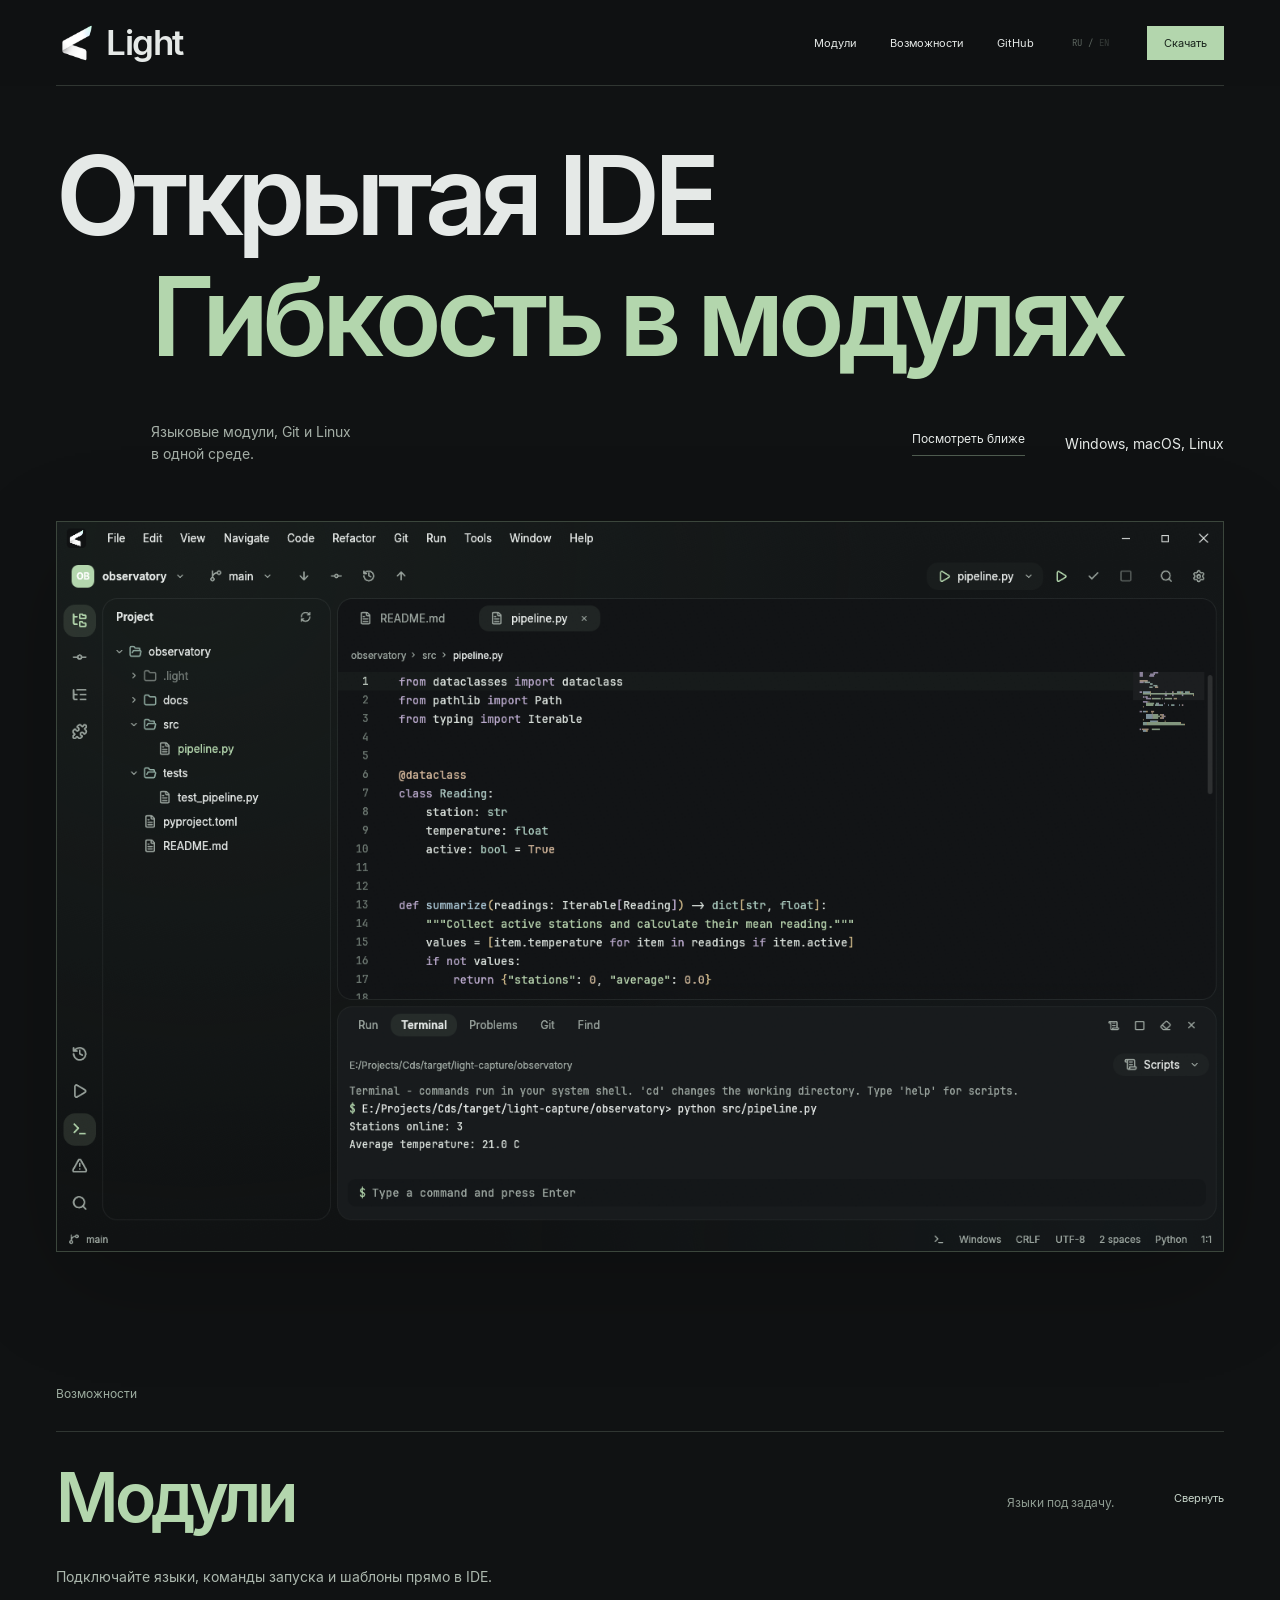
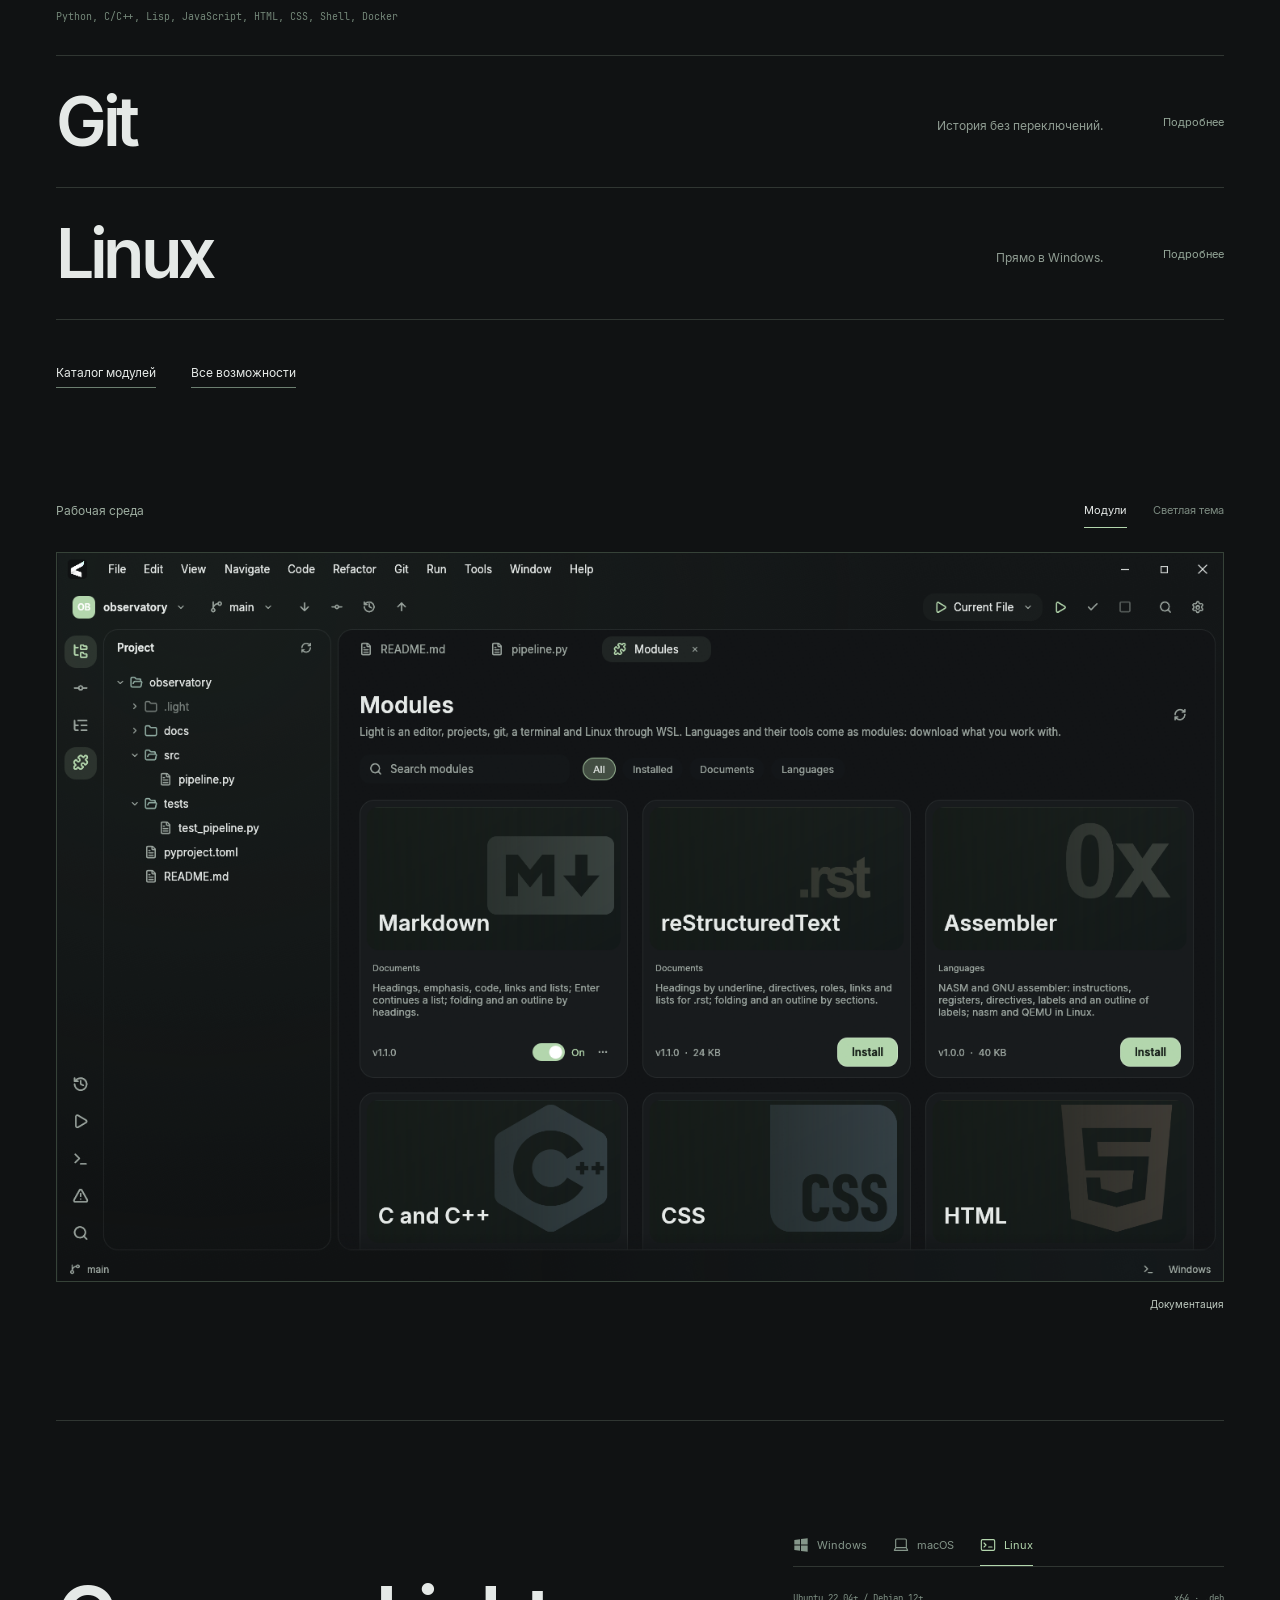
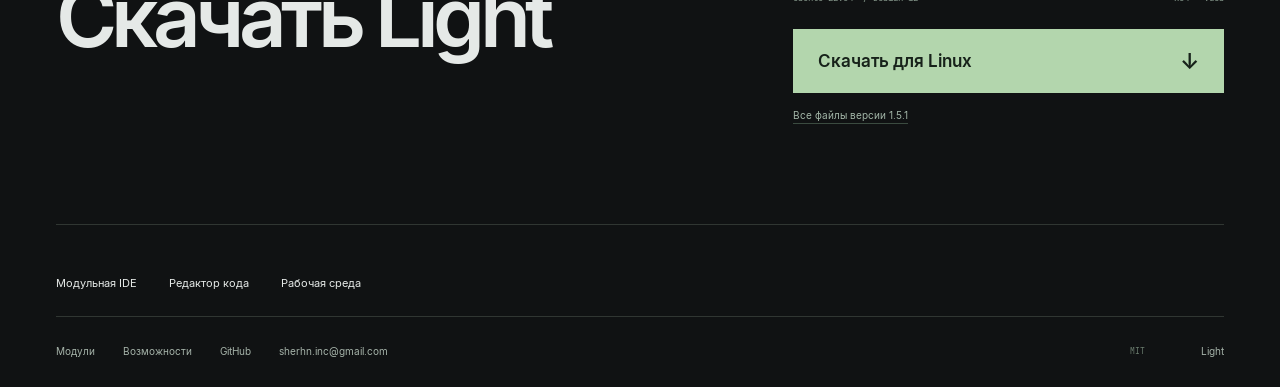
<file: index.html>
<!doctype html>
<html lang="ru" prefix="og: https://ogp.me/ns#">
<head><meta charset="utf-8"><meta name="viewport" content="width=device-width,initial-scale=1"><meta name="theme-color" content="#101213"><title>Light — открытая модульная IDE для Windows, macOS и Linux</title><meta name="description" content="Открытая IDE на Rust: языковые модули, встроенный Git, терминал, локальная история и Linux через WSL. Соберите рабочую среду под свой проект."><meta name="robots" content="index,follow,max-image-preview:large"><link rel="canonical" href="https://getlight.sherhn.space/"><link rel="alternate" hreflang="ru" href="https://getlight.sherhn.space/"><link rel="alternate" hreflang="en" href="https://getlight.sherhn.space/en/"><link rel="alternate" hreflang="x-default" href="https://getlight.sherhn.space/en/"><meta property="og:site_name" content="Light"><meta property="og:type" content="website"><meta property="og:locale" content="ru_RU"><meta property="og:locale:alternate" content="en_US"><meta property="og:title" content="Light — открытая модульная IDE для Windows, macOS и Linux"><meta property="og:description" content="Открытая IDE на Rust: языковые модули, встроенный Git, терминал, локальная история и Linux через WSL. Соберите рабочую среду под свой проект."><meta property="og:url" content="https://getlight.sherhn.space/"><meta property="og:image" content="https://getlight.sherhn.space/assets/og-home-ru.png"><meta property="og:image:type" content="image/png"><meta property="og:image:width" content="1200"><meta property="og:image:height" content="630"><meta property="og:image:alt" content="Light — открытая модульная IDE для Windows, macOS и Linux"><meta name="twitter:card" content="summary_large_image"><meta name="twitter:title" content="Light — открытая модульная IDE для Windows, macOS и Linux"><meta name="twitter:description" content="Открытая IDE на Rust: языковые модули, встроенный Git, терминал, локальная история и Linux через WSL. Соберите рабочую среду под свой проект."><meta name="twitter:image" content="https://getlight.sherhn.space/assets/og-home-ru.png"><meta name="twitter:image:alt" content="Light — открытая модульная IDE для Windows, macOS и Linux"><link rel="icon" type="image/png" href="/assets/light.png"><link rel="stylesheet" href="/styles.css"><link rel="stylesheet" href="/pages.css"><link rel="stylesheet" href="/landings.css"><script type="application/ld+json">{"@context":"https://schema.org","@graph":[{"@type":"WebSite","@id":"https://getlight.sherhn.space/#website","name":"Light","url":"https://getlight.sherhn.space/","inLanguage":["ru","en"],"publisher":{"@type":"Organization","name":"Light","email":"sherhn.inc@gmail.com"}},{"@type":"WebPage","@id":"https://getlight.sherhn.space/#page","url":"https://getlight.sherhn.space/","name":"Light — открытая модульная IDE для Windows, macOS и Linux","description":"Открытая IDE на Rust: языковые модули, встроенный Git, терминал, локальная история и Linux через WSL. Соберите рабочую среду под свой проект.","inLanguage":"ru","isPartOf":{"@id":"https://getlight.sherhn.space/#website"}},{"@type":"SoftwareApplication","@id":"https://getlight.sherhn.space/#software","name":"Light","url":"https://getlight.sherhn.space/","applicationCategory":"DeveloperApplication","operatingSystem":"Windows 10, Windows 11, macOS 15, Linux","isAccessibleForFree":true,"license":"https://opensource.org/license/mit","featureList":["Language modules","Git","Terminal","Local snapshots","Linux through WSL"]}]}</script><script src="/app.js" defer></script><script defer src="https://stats.sherhn.space/script.js" data-website-id="4b2095de-6355-4950-8741-c8b2b0ecebef"></script></head>
<body>
<a class="skip" href="#main">К содержимому</a><header class="header"><div class="wrap header-inner"><a class="wordmark" href="/" aria-label="Light"><img class="brand-mark" src="/assets/light-128.png" width="42" height="42" alt=""><span>Light</span></a><nav aria-label="Навигация"><a href="/modules/" >Модули</a><a href="/features/" >Возможности</a><a data-umami-event="github" href="https://github.com/sherhn/Light">GitHub</a></nav><div class="language" role="group" aria-label="Язык"><a data-umami-event="language-switch" href="/" lang="ru" hreflang="ru" aria-current="true">RU</a><span>/</span><a data-umami-event="language-switch" href="/en/" lang="en" hreflang="en" >EN</a></div><a data-umami-event="download-section" class="header-start" href="/#download">Скачать</a></div></header><div class="mobile-nav wrap"><a href="/modules/" >Модули</a><a href="/features/" >Возможности</a></div>
<main id="main">
<section class="hero wrap">

<h1><span class="title-mask"><span data-i18n="heroLine1">Открытая IDE</span></span><span class="title-mask"><span class="title-accent" data-i18n="heroLine2">Гибкость в модулях</span></span></h1>
<div class="hero-baseline"><p data-i18n="heroText">Языковые модули, Git и Linux<br>в одной среде.</p><a class="explore" href="#features"><span data-i18n="explore">Посмотреть ближе</span></a><span class="platform-line">Windows, macOS, Linux</span></div>
<figure class="hero-shot"><div class="shot-frame"><img src="/assets/light-studio-dark.png" width="1440" height="900" alt="Light: редактор и встроенный терминал" data-alt="editorAlt" fetchpriority="high"></div></figure>
</section>
<section class="features wrap" id="features"><div class="section-top reveal"><span class="eyebrow" data-i18n="featuresLabel">Возможности</span></div>
<div class="feature-list">
<article class="feature active reveal" data-feature="modules"><h2><button type="button" aria-expanded="true" aria-controls="feature-modules" id="feature-modules-button"><span data-i18n="modulesTitle">Модули</span><span class="feature-summary" data-i18n="modulesShort">Языки под задачу.</span><span class="feature-toggle" aria-hidden="true">Подробнее</span></button></h2><div class="feature-panel" id="feature-modules" role="region" aria-labelledby="feature-modules-button" aria-hidden="false"><div><p data-i18n="modulesText">Подключайте языки, команды запуска и шаблоны прямо в IDE.</p><div class="language-list">Python, C/C++, Lisp, JavaScript, HTML, CSS, Shell, Docker</div></div></div></article>
<article class="feature reveal" data-feature="git"><h2><button type="button" aria-expanded="false" aria-controls="feature-git" id="feature-git-button"><span data-i18n="gitTitle">Git</span><span class="feature-summary" data-i18n="gitShort">История без переключений.</span><span class="feature-toggle" aria-hidden="true">Подробнее</span></button></h2><div class="feature-panel" id="feature-git" role="region" aria-labelledby="feature-git-button" aria-hidden="true" inert><div><p data-i18n="gitText">Ветки, diff и коммиты внутри Light. Локальные снимки — даже без Git.</p></div></div></article>
<article class="feature reveal" data-feature="linux"><h2><button type="button" aria-expanded="false" aria-controls="feature-linux" id="feature-linux-button"><span data-i18n="linuxTitle">Linux</span><span class="feature-summary" data-i18n="linuxShort">Прямо в Windows.</span><span class="feature-toggle" aria-hidden="true">Подробнее</span></button></h2><div class="feature-panel" id="feature-linux" role="region" aria-labelledby="feature-linux-button" aria-hidden="true" inert><div><p data-i18n="linuxText">Терминал, сборка и запуск через WSL. В контексте вашего проекта.</p></div></div></article>
</div><div class="home-page-links"><a class="text-link" href="/modules/">Каталог модулей</a><a class="text-link" href="/features/">Все возможности</a></div></section>
<section class="workbench wrap"><div class="workbench-heading reveal"><span class="eyebrow" data-i18n="workbenchLabel">Рабочая среда</span><div class="view-tabs" role="tablist" aria-label="Скриншоты IDE"><button type="button" id="view-modules" data-view="modules" role="tab" aria-selected="true" aria-controls="view-panel" data-i18n="modulesTab">Модули</button><button type="button" id="view-light" data-view="light" role="tab" aria-selected="false" aria-controls="view-panel" tabindex="-1" data-i18n="lightTab">Светлая тема</button></div></div>
<div class="view-stage reveal" id="view-panel" role="tabpanel" aria-labelledby="view-modules"><img class="active" data-screen="modules" src="/assets/light-studio-modules.png" width="1440" height="900" alt="Каталог языковых модулей Light" data-alt="modulesAlt" loading="lazy"><img data-screen="light" src="/assets/light-studio-light.png" width="1440" height="900" alt="Светлая тема Light" data-alt="lightAlt" loading="lazy" aria-hidden="true"></div>
<div class="workbench-foot"><a data-umami-event="github" href="https://github.com/sherhn/Light#readme"><span data-i18n="documentation">Документация</span></a></div></section>
<section class="download wrap" id="download"><div class="download-main"><h2 class="reveal" data-i18n="downloadTitle">Скачать Light</h2><div class="download-controls reveal"><div class="platform-tabs" role="tablist" aria-label="Платформа"><button data-umami-event="platform-select" data-umami-event-platform="windows" type="button" role="tab" id="tab-windows" aria-controls="platform-details" aria-selected="true" data-platform="windows"><svg class="platform-icon" viewBox="0 0 24 24" aria-hidden="true"><use href="/assets/platforms.svg#windows"></use></svg><span>Windows</span></button><button data-umami-event="platform-select" data-umami-event-platform="macos" type="button" role="tab" id="tab-macos" aria-controls="platform-details" aria-selected="false" tabindex="-1" data-platform="macos"><svg class="platform-icon" viewBox="0 0 24 24" aria-hidden="true"><use href="/assets/platforms.svg#macos"></use></svg><span>macOS</span></button><button data-umami-event="platform-select" data-umami-event-platform="linux" type="button" role="tab" id="tab-linux" aria-controls="platform-details" aria-selected="false" tabindex="-1" data-platform="linux"><svg class="platform-icon" viewBox="0 0 24 24" aria-hidden="true"><use href="/assets/platforms.svg#linux"></use></svg><span>Linux</span></button></div><div id="platform-details" role="tabpanel" aria-labelledby="tab-windows"><div class="system-row"><span id="platform-name">Windows 10 / 11</span><span id="platform-format">x64 · .exe</span></div><label class="architecture" id="architecture-label" hidden><span data-i18n="architecture">Процессор</span><select id="architecture"><option value="arm64">Apple Silicon</option><option value="x64">Intel</option></select></label><a data-umami-event="download" class="download-button" href="https://github.com/sherhn/Light/releases/download/v1.5.1/Light-1.5.1-windows-x64-Setup.exe"><span id="download-button-text">Скачать для Windows</span><span aria-hidden="true">↓</span></a><p id="download-status"><a data-umami-event="release-files" href="https://github.com/sherhn/Light/releases/tag/v1.5.1" data-i18n="releaseFiles">Все файлы версии 1.5.1</a></p></div></div></div></section>
</main>
<footer class="footer wrap"><div class="landing-links" aria-label="Подробнее о Light"><a href="/modular/">Модульная IDE</a><a href="/editor/">Редактор кода</a><a href="/workspace/">Рабочая среда</a></div><div class="footer-top"><a href="/modules/">Модули</a><a href="/features/">Возможности</a><a data-umami-event="github" href="https://github.com/sherhn/Light">GitHub</a><a data-umami-event="contact" class="contact" href="mailto:sherhn.inc@gmail.com">sherhn.inc@gmail.com</a><span>MIT</span><a href="/">Light</a></div></footer>
</body></html>
</file>
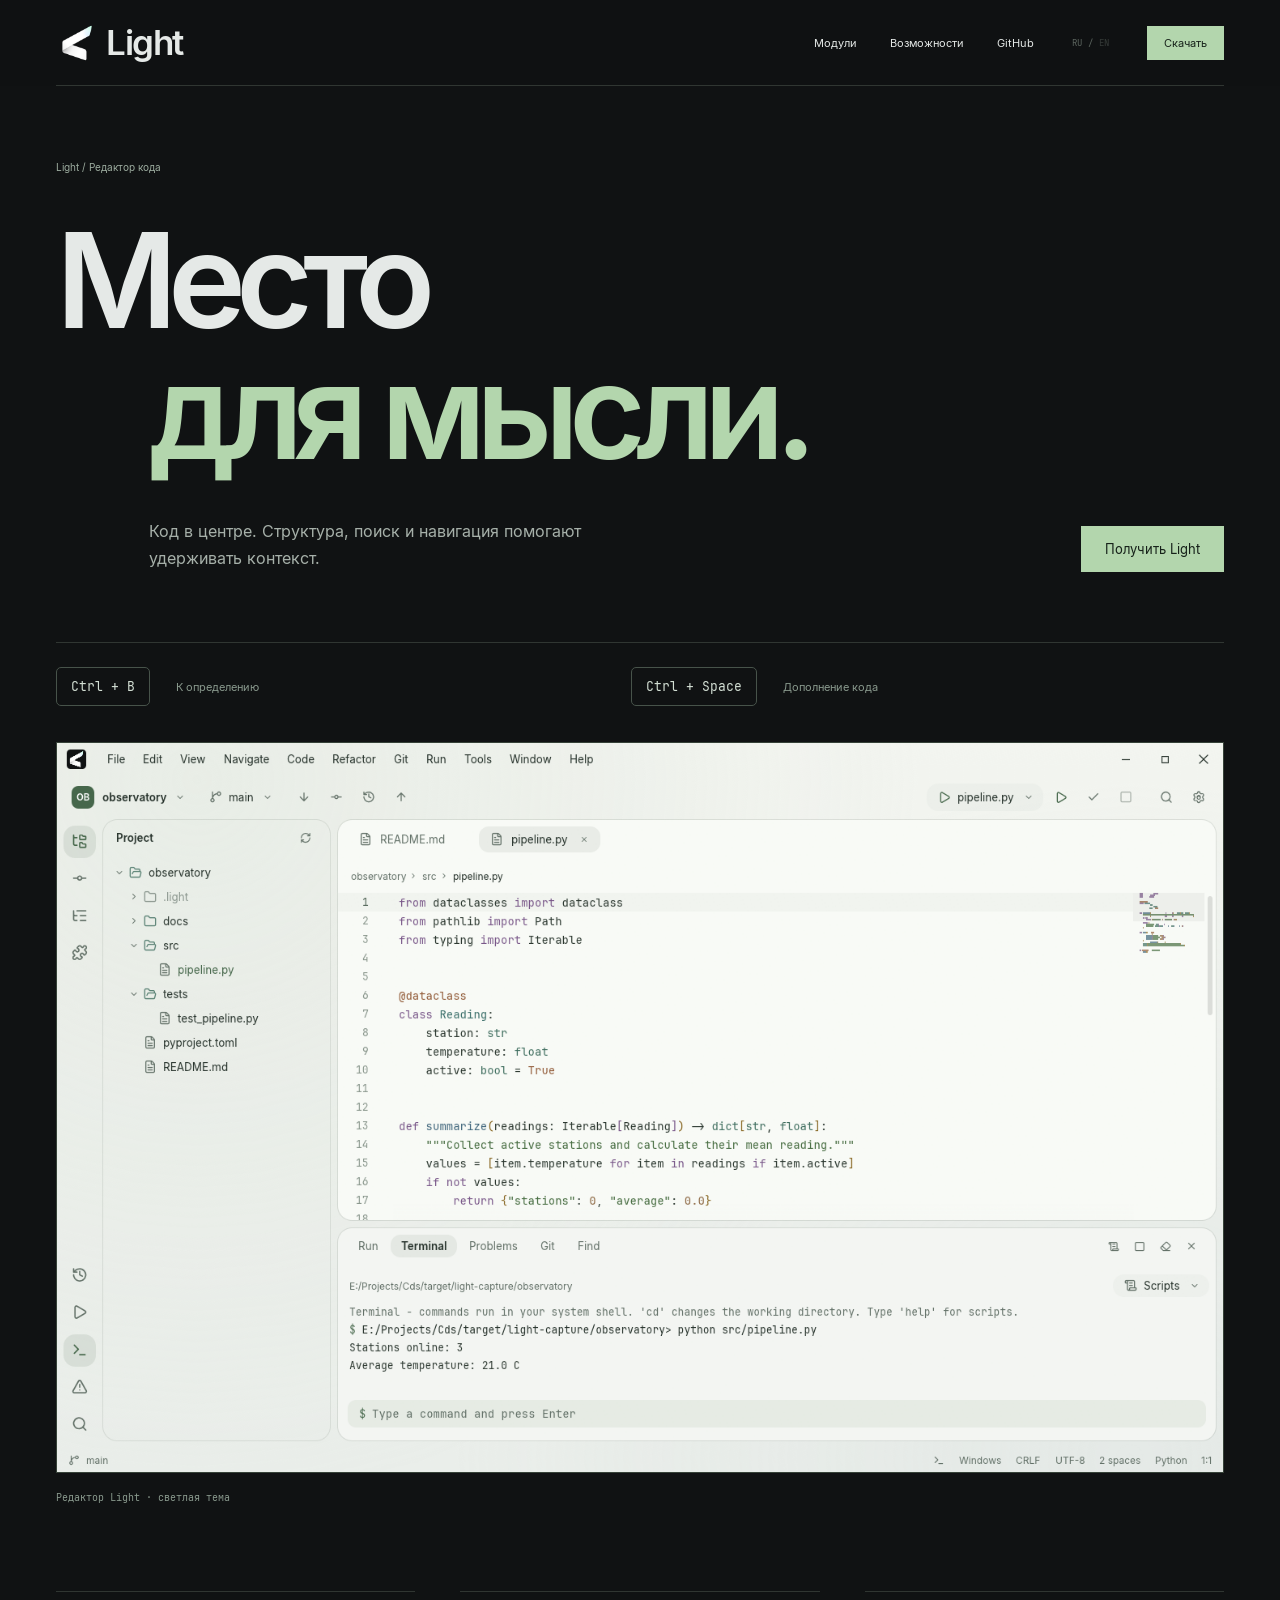
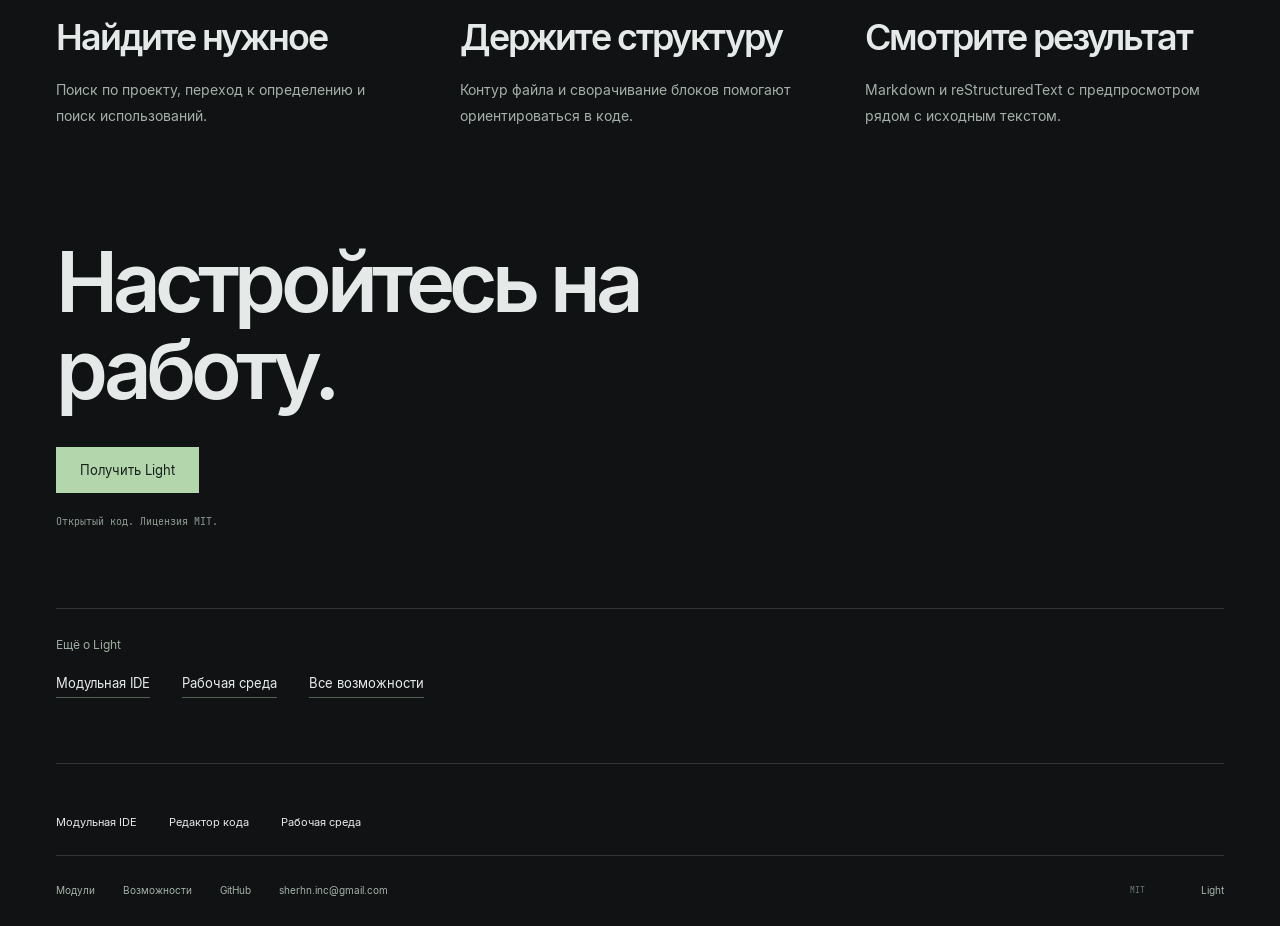
<file: editor/index.html>
<!doctype html><html lang="ru" prefix="og: https://ogp.me/ns#"><head><meta charset="utf-8"><meta name="viewport" content="width=device-width,initial-scale=1"><meta name="theme-color" content="#101213"><title>Редактор кода Light — навигация, структура и предпросмотр</title><meta name="description" content="Редактируйте код в Light: поиск по проекту, переход к определению, структура файла, сворачивание блоков и предпросмотр Markdown и reStructuredText."><meta name="robots" content="index,follow,max-image-preview:large"><link rel="canonical" href="https://getlight.sherhn.space/editor/"><link rel="alternate" hreflang="ru" href="https://getlight.sherhn.space/editor/"><link rel="alternate" hreflang="en" href="https://getlight.sherhn.space/en/editor/"><link rel="alternate" hreflang="x-default" href="https://getlight.sherhn.space/en/editor/"><meta property="og:site_name" content="Light"><meta property="og:type" content="website"><meta property="og:locale" content="ru_RU"><meta property="og:locale:alternate" content="en_US"><meta property="og:title" content="Редактор кода Light — навигация, структура и предпросмотр"><meta property="og:description" content="Редактируйте код в Light: поиск по проекту, переход к определению, структура файла, сворачивание блоков и предпросмотр Markdown и reStructuredText."><meta property="og:url" content="https://getlight.sherhn.space/editor/"><meta property="og:image" content="https://getlight.sherhn.space/assets/og-editor-ru.png"><meta property="og:image:type" content="image/png"><meta property="og:image:width" content="1200"><meta property="og:image:height" content="630"><meta property="og:image:alt" content="Редактор кода Light — навигация, структура и предпросмотр"><meta name="twitter:card" content="summary_large_image"><meta name="twitter:title" content="Редактор кода Light — навигация, структура и предпросмотр"><meta name="twitter:description" content="Редактируйте код в Light: поиск по проекту, переход к определению, структура файла, сворачивание блоков и предпросмотр Markdown и reStructuredText."><meta name="twitter:image" content="https://getlight.sherhn.space/assets/og-editor-ru.png"><meta name="twitter:image:alt" content="Редактор кода Light — навигация, структура и предпросмотр"><link rel="icon" type="image/png" href="/assets/light.png"><link rel="stylesheet" href="/styles.css"><link rel="stylesheet" href="/pages.css"><link rel="stylesheet" href="/landings.css"><script type="application/ld+json">{"@context":"https://schema.org","@graph":[{"@type":"WebSite","@id":"https://getlight.sherhn.space/#website","name":"Light","url":"https://getlight.sherhn.space/","inLanguage":["ru","en"],"publisher":{"@type":"Organization","name":"Light","email":"sherhn.inc@gmail.com"}},{"@type":"WebPage","@id":"https://getlight.sherhn.space/editor/#page","url":"https://getlight.sherhn.space/editor/","name":"Редактор кода Light — навигация, структура и предпросмотр","description":"Редактируйте код в Light: поиск по проекту, переход к определению, структура файла, сворачивание блоков и предпросмотр Markdown и reStructuredText.","inLanguage":"ru","isPartOf":{"@id":"https://getlight.sherhn.space/#website"}},{"@type":"SoftwareApplication","@id":"https://getlight.sherhn.space/#software","name":"Light","url":"https://getlight.sherhn.space/","applicationCategory":"DeveloperApplication","operatingSystem":"Windows 10, Windows 11, macOS 15, Linux","isAccessibleForFree":true,"license":"https://opensource.org/license/mit","featureList":["Language modules","Git","Terminal","Local snapshots","Linux through WSL"]},{"@type":"BreadcrumbList","itemListElement":[{"@type":"ListItem","position":1,"name":"Главная","item":"https://getlight.sherhn.space/"},{"@type":"ListItem","position":2,"name":"Редактор кода Light — навигация, структура и предпросмотр","item":"https://getlight.sherhn.space/editor/"}]}]}</script><script src="/pages.js" defer></script><script defer src="https://stats.sherhn.space/script.js" data-website-id="4b2095de-6355-4950-8741-c8b2b0ecebef"></script></head><body><a class="skip" href="#main">К содержимому</a><header class="header"><div class="wrap header-inner"><a class="wordmark" href="/" aria-label="Light"><img class="brand-mark" src="/assets/light-128.png" width="42" height="42" alt=""><span>Light</span></a><nav aria-label="Навигация"><a href="/modules/" >Модули</a><a href="/features/" >Возможности</a><a data-umami-event="github" href="https://github.com/sherhn/Light">GitHub</a></nav><div class="language" role="group" aria-label="Язык"><a data-umami-event="language-switch" href="/editor/" lang="ru" hreflang="ru" aria-current="true">RU</a><span>/</span><a data-umami-event="language-switch" href="/en/editor/" lang="en" hreflang="en" >EN</a></div><a data-umami-event="download-section" class="header-start" href="/#download">Скачать</a></div></header><div class="mobile-nav wrap"><a href="/modules/" >Модули</a><a href="/features/" >Возможности</a></div><main id="main" class="landing landing-editor"><section class="wrap landing-hero"><p class="eyebrow">Light / Редактор кода</p><h1><span>Место</span><em>для мысли.</em></h1><div class="landing-baseline"><p>Код в центре. Структура, поиск и навигация помогают удерживать контекст.</p><a data-umami-event="download-section" class="landing-cta" href="/#download">Получить Light</a></div></section><div class="wrap landing-motif" aria-hidden="true"><span>Ctrl + B</span><span>К определению</span><span>Ctrl + Space</span><span>Дополнение кода</span></div><figure class="wrap landing-screen"><div><img src="/assets/light-studio-light.png" alt="Светлая тема редактора Light с реальным проектом" width="1440" height="900" fetchpriority="high"></div><figcaption>Редактор Light · светлая тема</figcaption></figure><section class="wrap landing-benefits" aria-label="Преимущества"><article><h2>Найдите нужное</h2><p>Поиск по проекту, переход к определению и поиск использований.</p></article><article><h2>Держите структуру</h2><p>Контур файла и сворачивание блоков помогают ориентироваться в коде.</p></article><article><h2>Смотрите результат</h2><p>Markdown и reStructuredText с предпросмотром рядом с исходным текстом.</p></article></section><section class="wrap landing-end"><h2>Настройтесь на работу.</h2><a data-umami-event="download-section" class="landing-cta" href="/#download">Получить Light</a><p>Открытый код. Лицензия MIT.</p></section><aside class="wrap landing-related"><p class="eyebrow">Ещё о Light</p><div><a href="/modular/">Модульная IDE</a><a href="/workspace/">Рабочая среда</a><a href="/features/">Все возможности</a></div></aside></main><footer class="footer wrap"><div class="landing-links" aria-label="Подробнее о Light"><a href="/modular/">Модульная IDE</a><a href="/editor/">Редактор кода</a><a href="/workspace/">Рабочая среда</a></div><div class="footer-top"><a href="/modules/">Модули</a><a href="/features/">Возможности</a><a data-umami-event="github" href="https://github.com/sherhn/Light">GitHub</a><a data-umami-event="contact" class="contact" href="mailto:sherhn.inc@gmail.com">sherhn.inc@gmail.com</a><span>MIT</span><a href="/">Light</a></div></footer></body></html>
</file>
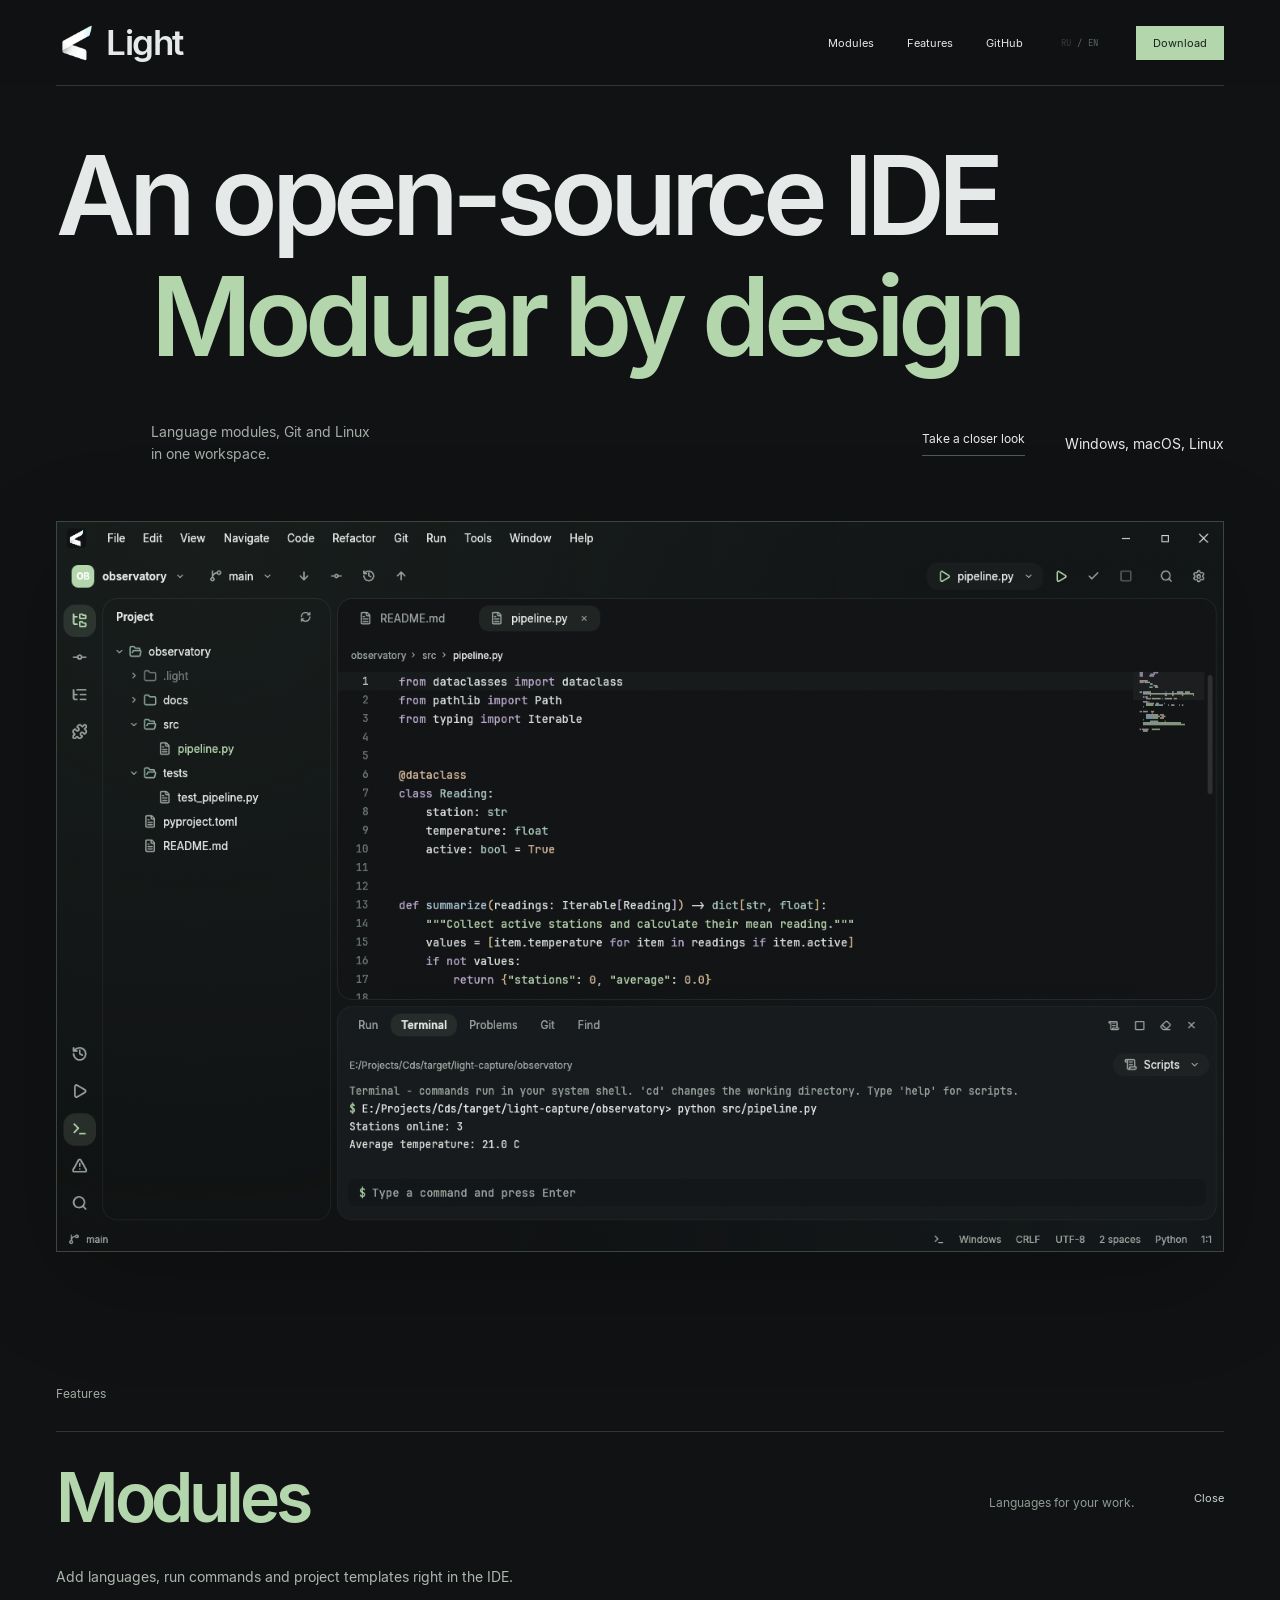
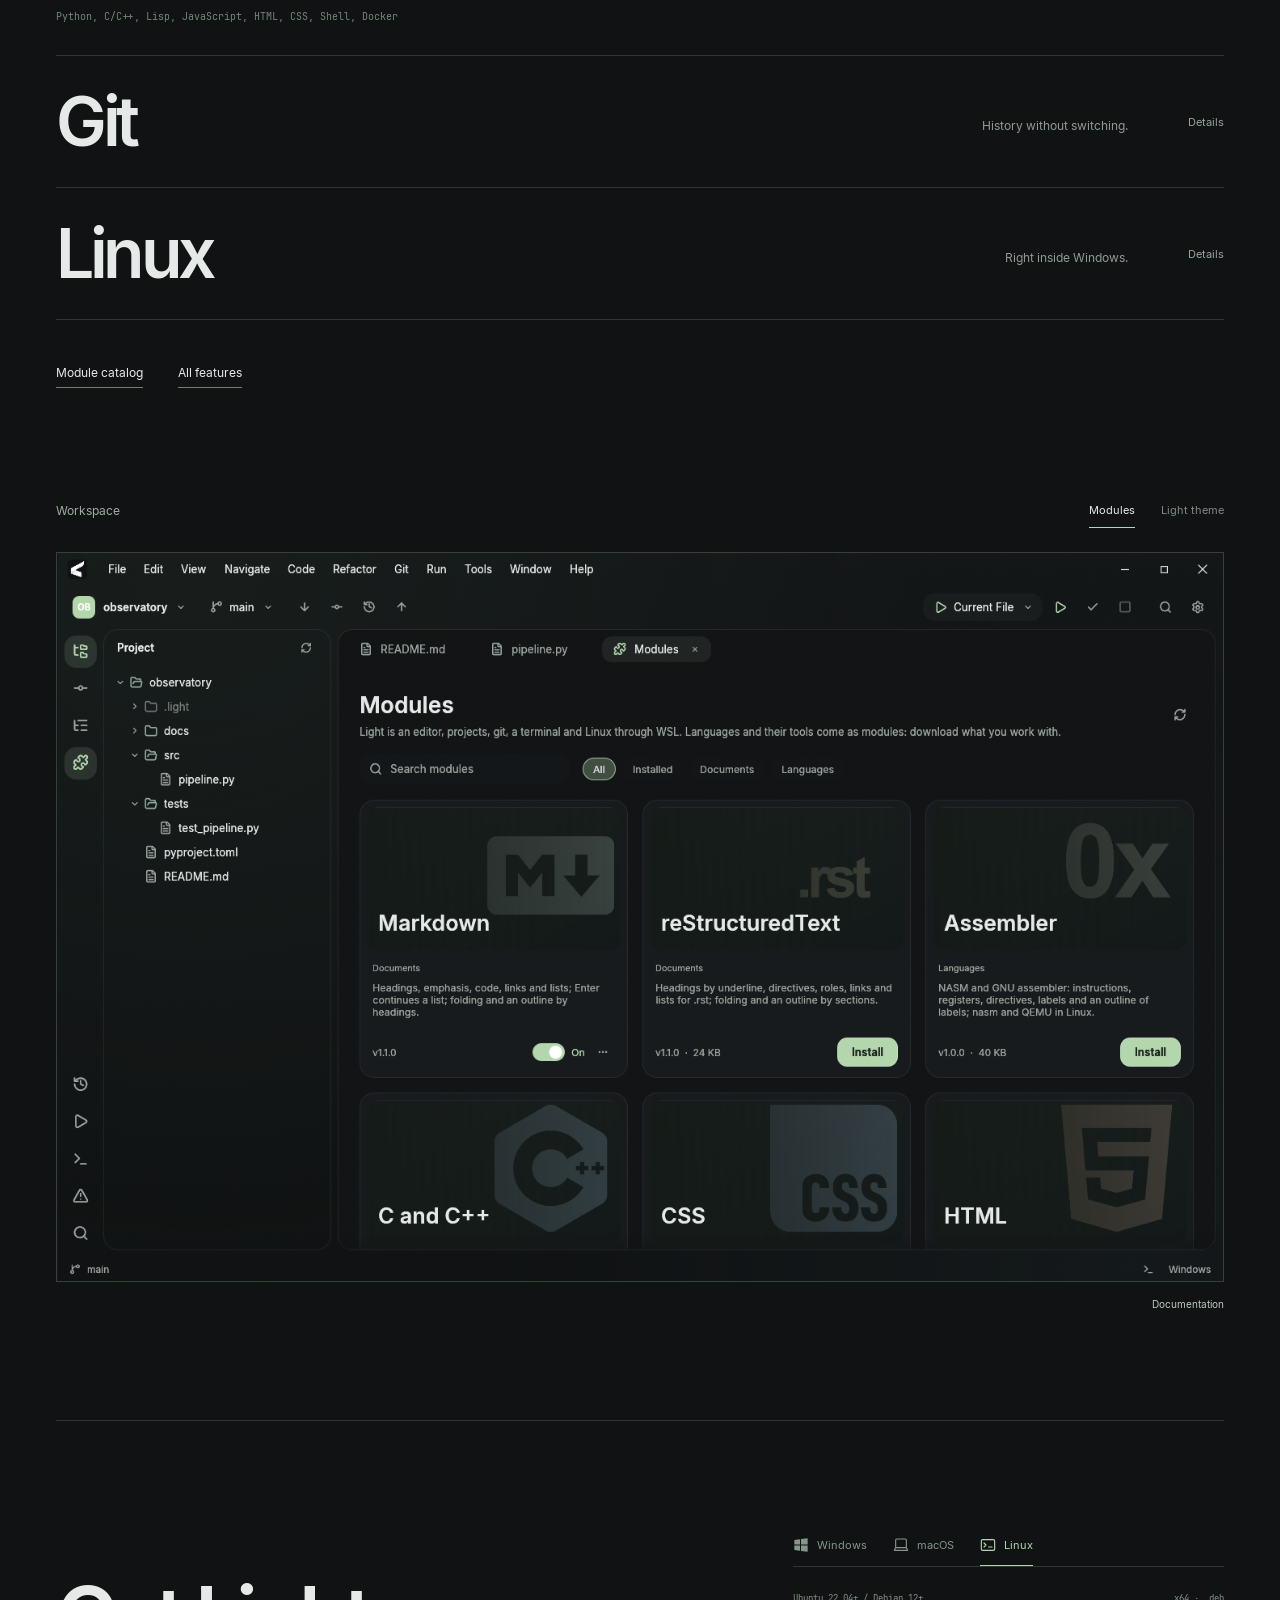
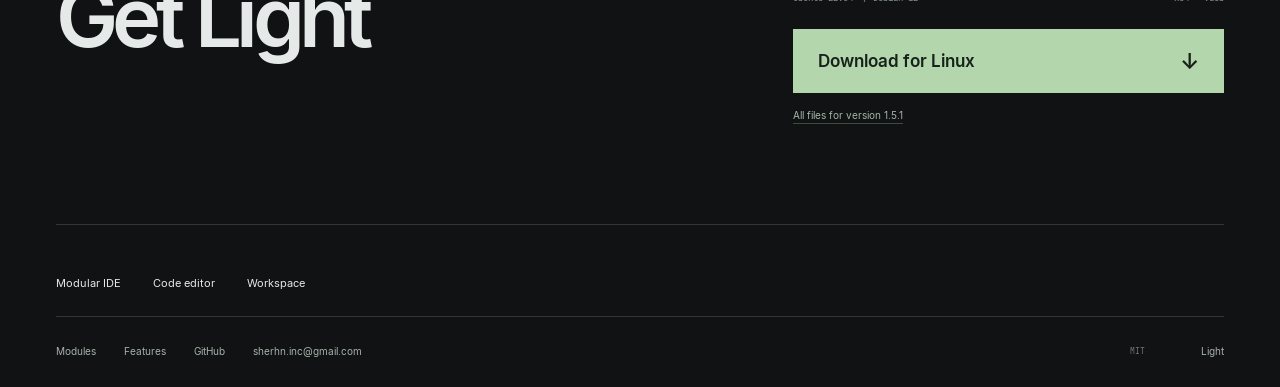
<file: en/index.html>
<!doctype html>
<html lang="en" prefix="og: https://ogp.me/ns#">
<head><meta charset="utf-8"><meta name="viewport" content="width=device-width,initial-scale=1"><meta name="theme-color" content="#101213"><title>Light — open-source modular IDE for Windows, macOS and Linux</title><meta name="description" content="An open-source IDE built in Rust: language modules, integrated Git, terminal, local history and Linux through WSL. Shape your workspace around your project."><meta name="robots" content="index,follow,max-image-preview:large"><link rel="canonical" href="https://getlight.sherhn.space/en/"><link rel="alternate" hreflang="ru" href="https://getlight.sherhn.space/"><link rel="alternate" hreflang="en" href="https://getlight.sherhn.space/en/"><link rel="alternate" hreflang="x-default" href="https://getlight.sherhn.space/en/"><meta property="og:site_name" content="Light"><meta property="og:type" content="website"><meta property="og:locale" content="en_US"><meta property="og:locale:alternate" content="ru_RU"><meta property="og:title" content="Light — open-source modular IDE for Windows, macOS and Linux"><meta property="og:description" content="An open-source IDE built in Rust: language modules, integrated Git, terminal, local history and Linux through WSL. Shape your workspace around your project."><meta property="og:url" content="https://getlight.sherhn.space/en/"><meta property="og:image" content="https://getlight.sherhn.space/assets/og-home-en.png"><meta property="og:image:type" content="image/png"><meta property="og:image:width" content="1200"><meta property="og:image:height" content="630"><meta property="og:image:alt" content="Light — open-source modular IDE for Windows, macOS and Linux"><meta name="twitter:card" content="summary_large_image"><meta name="twitter:title" content="Light — open-source modular IDE for Windows, macOS and Linux"><meta name="twitter:description" content="An open-source IDE built in Rust: language modules, integrated Git, terminal, local history and Linux through WSL. Shape your workspace around your project."><meta name="twitter:image" content="https://getlight.sherhn.space/assets/og-home-en.png"><meta name="twitter:image:alt" content="Light — open-source modular IDE for Windows, macOS and Linux"><link rel="icon" type="image/png" href="/assets/light.png"><link rel="stylesheet" href="/styles.css"><link rel="stylesheet" href="/pages.css"><link rel="stylesheet" href="/landings.css"><script type="application/ld+json">{"@context":"https://schema.org","@graph":[{"@type":"WebSite","@id":"https://getlight.sherhn.space/#website","name":"Light","url":"https://getlight.sherhn.space/","inLanguage":["ru","en"],"publisher":{"@type":"Organization","name":"Light","email":"sherhn.inc@gmail.com"}},{"@type":"WebPage","@id":"https://getlight.sherhn.space/en/#page","url":"https://getlight.sherhn.space/en/","name":"Light — open-source modular IDE for Windows, macOS and Linux","description":"An open-source IDE built in Rust: language modules, integrated Git, terminal, local history and Linux through WSL. Shape your workspace around your project.","inLanguage":"en","isPartOf":{"@id":"https://getlight.sherhn.space/#website"}},{"@type":"SoftwareApplication","@id":"https://getlight.sherhn.space/#software","name":"Light","url":"https://getlight.sherhn.space/","applicationCategory":"DeveloperApplication","operatingSystem":"Windows 10, Windows 11, macOS 15, Linux","isAccessibleForFree":true,"license":"https://opensource.org/license/mit","featureList":["Language modules","Git","Terminal","Local snapshots","Linux through WSL"]}]}</script><script src="/app.js" defer></script><script defer src="https://stats.sherhn.space/script.js" data-website-id="4b2095de-6355-4950-8741-c8b2b0ecebef"></script></head>
<body>
<a class="skip" href="#main">Skip to content</a><header class="header"><div class="wrap header-inner"><a class="wordmark" href="/en/" aria-label="Light"><img class="brand-mark" src="/assets/light-128.png" width="42" height="42" alt=""><span>Light</span></a><nav aria-label="Navigation"><a href="/en/modules/" >Modules</a><a href="/en/features/" >Features</a><a data-umami-event="github" href="https://github.com/sherhn/Light">GitHub</a></nav><div class="language" role="group" aria-label="Language"><a data-umami-event="language-switch" href="/" lang="ru" hreflang="ru" >RU</a><span>/</span><a data-umami-event="language-switch" href="/en/" lang="en" hreflang="en" aria-current="true">EN</a></div><a data-umami-event="download-section" class="header-start" href="/en/#download">Download</a></div></header><div class="mobile-nav wrap"><a href="/en/modules/" >Modules</a><a href="/en/features/" >Features</a></div>
<main id="main">
<section class="hero wrap">

<h1><span class="title-mask"><span data-i18n="heroLine1">An open-source IDE</span></span><span class="title-mask"><span class="title-accent" data-i18n="heroLine2">Modular by design</span></span></h1>
<div class="hero-baseline"><p data-i18n="heroText">Language modules, Git and Linux<br>in one workspace.</p><a class="explore" href="#features"><span data-i18n="explore">Take a closer look</span></a><span class="platform-line">Windows, macOS, Linux</span></div>
<figure class="hero-shot"><div class="shot-frame"><img src="/assets/light-studio-dark.png" width="1440" height="900" alt="Light editor and built-in terminal" data-alt="editorAlt" fetchpriority="high"></div></figure>
</section>
<section class="features wrap" id="features"><div class="section-top reveal"><span class="eyebrow" data-i18n="featuresLabel">Features</span></div>
<div class="feature-list">
<article class="feature active reveal" data-feature="modules"><h2><button type="button" aria-expanded="true" aria-controls="feature-modules" id="feature-modules-button"><span data-i18n="modulesTitle">Modules</span><span class="feature-summary" data-i18n="modulesShort">Languages for your work.</span><span class="feature-toggle" aria-hidden="true">Details</span></button></h2><div class="feature-panel" id="feature-modules" role="region" aria-labelledby="feature-modules-button" aria-hidden="false"><div><p data-i18n="modulesText">Add languages, run commands and project templates right in the IDE.</p><div class="language-list">Python, C/C++, Lisp, JavaScript, HTML, CSS, Shell, Docker</div></div></div></article>
<article class="feature reveal" data-feature="git"><h2><button type="button" aria-expanded="false" aria-controls="feature-git" id="feature-git-button"><span data-i18n="gitTitle">Git</span><span class="feature-summary" data-i18n="gitShort">History without switching.</span><span class="feature-toggle" aria-hidden="true">Details</span></button></h2><div class="feature-panel" id="feature-git" role="region" aria-labelledby="feature-git-button" aria-hidden="true" inert><div><p data-i18n="gitText">Branches, diffs and commits inside Light. Local snapshots work without Git, too.</p></div></div></article>
<article class="feature reveal" data-feature="linux"><h2><button type="button" aria-expanded="false" aria-controls="feature-linux" id="feature-linux-button"><span data-i18n="linuxTitle">Linux</span><span class="feature-summary" data-i18n="linuxShort">Right inside Windows.</span><span class="feature-toggle" aria-hidden="true">Details</span></button></h2><div class="feature-panel" id="feature-linux" role="region" aria-labelledby="feature-linux-button" aria-hidden="true" inert><div><p data-i18n="linuxText">Terminal, builds and runs through WSL. In your project’s context.</p></div></div></article>
</div><div class="home-page-links"><a class="text-link" href="/en/modules/">Module catalog</a><a class="text-link" href="/en/features/">All features</a></div></section>
<section class="workbench wrap"><div class="workbench-heading reveal"><span class="eyebrow" data-i18n="workbenchLabel">Workspace</span><div class="view-tabs" role="tablist" aria-label="IDE screenshots"><button type="button" id="view-modules" data-view="modules" role="tab" aria-selected="true" aria-controls="view-panel" data-i18n="modulesTab">Modules</button><button type="button" id="view-light" data-view="light" role="tab" aria-selected="false" aria-controls="view-panel" tabindex="-1" data-i18n="lightTab">Light theme</button></div></div>
<div class="view-stage reveal" id="view-panel" role="tabpanel" aria-labelledby="view-modules"><img class="active" data-screen="modules" src="/assets/light-studio-modules.png" width="1440" height="900" alt="Light language module catalog" data-alt="modulesAlt" loading="lazy"><img data-screen="light" src="/assets/light-studio-light.png" width="1440" height="900" alt="Light in the light theme" data-alt="lightAlt" loading="lazy" aria-hidden="true"></div>
<div class="workbench-foot"><a data-umami-event="github" href="https://github.com/sherhn/Light#readme"><span data-i18n="documentation">Documentation</span></a></div></section>
<section class="download wrap" id="download"><div class="download-main"><h2 class="reveal" data-i18n="downloadTitle">Get Light</h2><div class="download-controls reveal"><div class="platform-tabs" role="tablist" aria-label="Platform"><button data-umami-event="platform-select" data-umami-event-platform="windows" type="button" role="tab" id="tab-windows" aria-controls="platform-details" aria-selected="true" data-platform="windows"><svg class="platform-icon" viewBox="0 0 24 24" aria-hidden="true"><use href="/assets/platforms.svg#windows"></use></svg><span>Windows</span></button><button data-umami-event="platform-select" data-umami-event-platform="macos" type="button" role="tab" id="tab-macos" aria-controls="platform-details" aria-selected="false" tabindex="-1" data-platform="macos"><svg class="platform-icon" viewBox="0 0 24 24" aria-hidden="true"><use href="/assets/platforms.svg#macos"></use></svg><span>macOS</span></button><button data-umami-event="platform-select" data-umami-event-platform="linux" type="button" role="tab" id="tab-linux" aria-controls="platform-details" aria-selected="false" tabindex="-1" data-platform="linux"><svg class="platform-icon" viewBox="0 0 24 24" aria-hidden="true"><use href="/assets/platforms.svg#linux"></use></svg><span>Linux</span></button></div><div id="platform-details" role="tabpanel" aria-labelledby="tab-windows"><div class="system-row"><span id="platform-name">Windows 10 / 11</span><span id="platform-format">x64 · .exe</span></div><label class="architecture" id="architecture-label" hidden><span data-i18n="architecture">Processor</span><select id="architecture"><option value="arm64">Apple Silicon</option><option value="x64">Intel</option></select></label><a data-umami-event="download" class="download-button" href="https://github.com/sherhn/Light/releases/download/v1.5.1/Light-1.5.1-windows-x64-Setup.exe"><span id="download-button-text">Download for Windows</span><span aria-hidden="true">↓</span></a><p id="download-status"><a data-umami-event="release-files" href="https://github.com/sherhn/Light/releases/tag/v1.5.1" data-i18n="releaseFiles">All files for version 1.5.1</a></p></div></div></div></section>
</main>
<footer class="footer wrap"><div class="landing-links" aria-label="Explore Light"><a href="/en/modular/">Modular IDE</a><a href="/en/editor/">Code editor</a><a href="/en/workspace/">Workspace</a></div><div class="footer-top"><a href="/en/modules/">Modules</a><a href="/en/features/">Features</a><a data-umami-event="github" href="https://github.com/sherhn/Light">GitHub</a><a data-umami-event="contact" class="contact" href="mailto:sherhn.inc@gmail.com">sherhn.inc@gmail.com</a><span>MIT</span><a href="/en/">Light</a></div></footer>
</body></html>
</file>
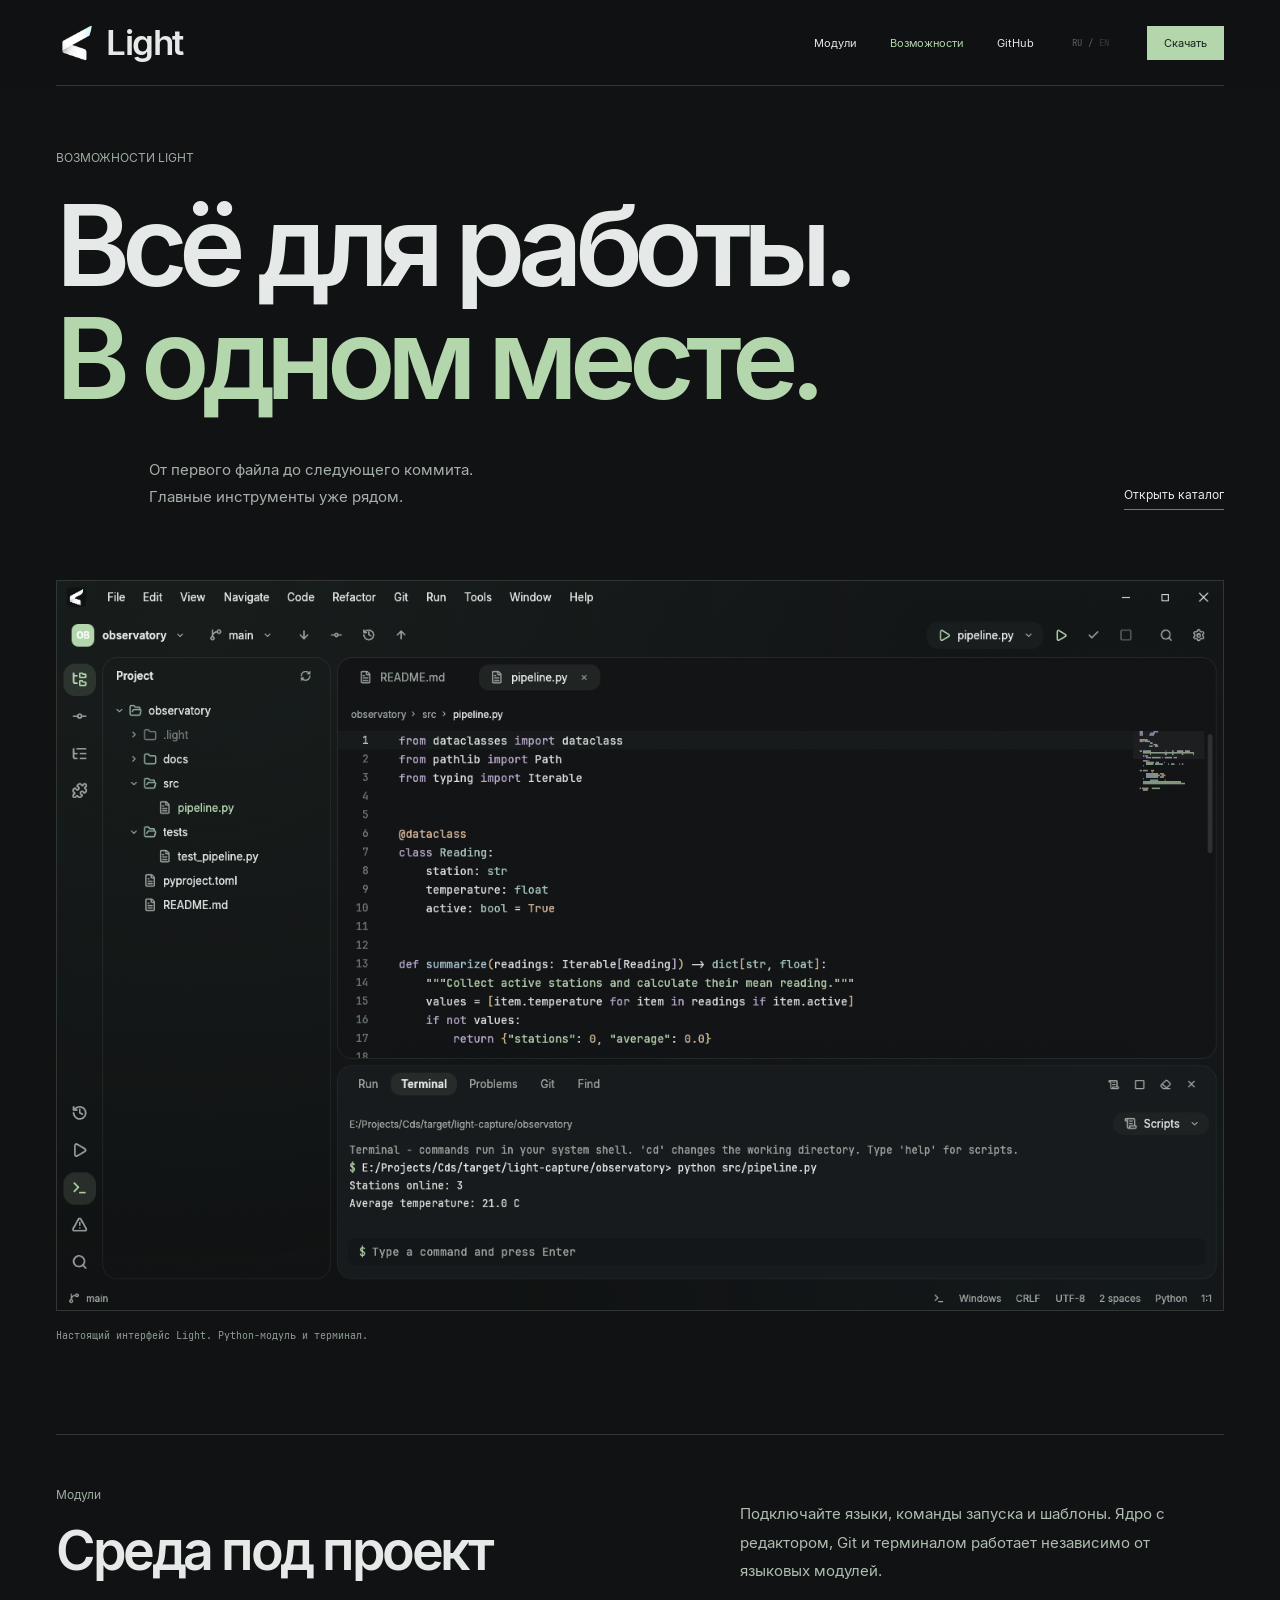
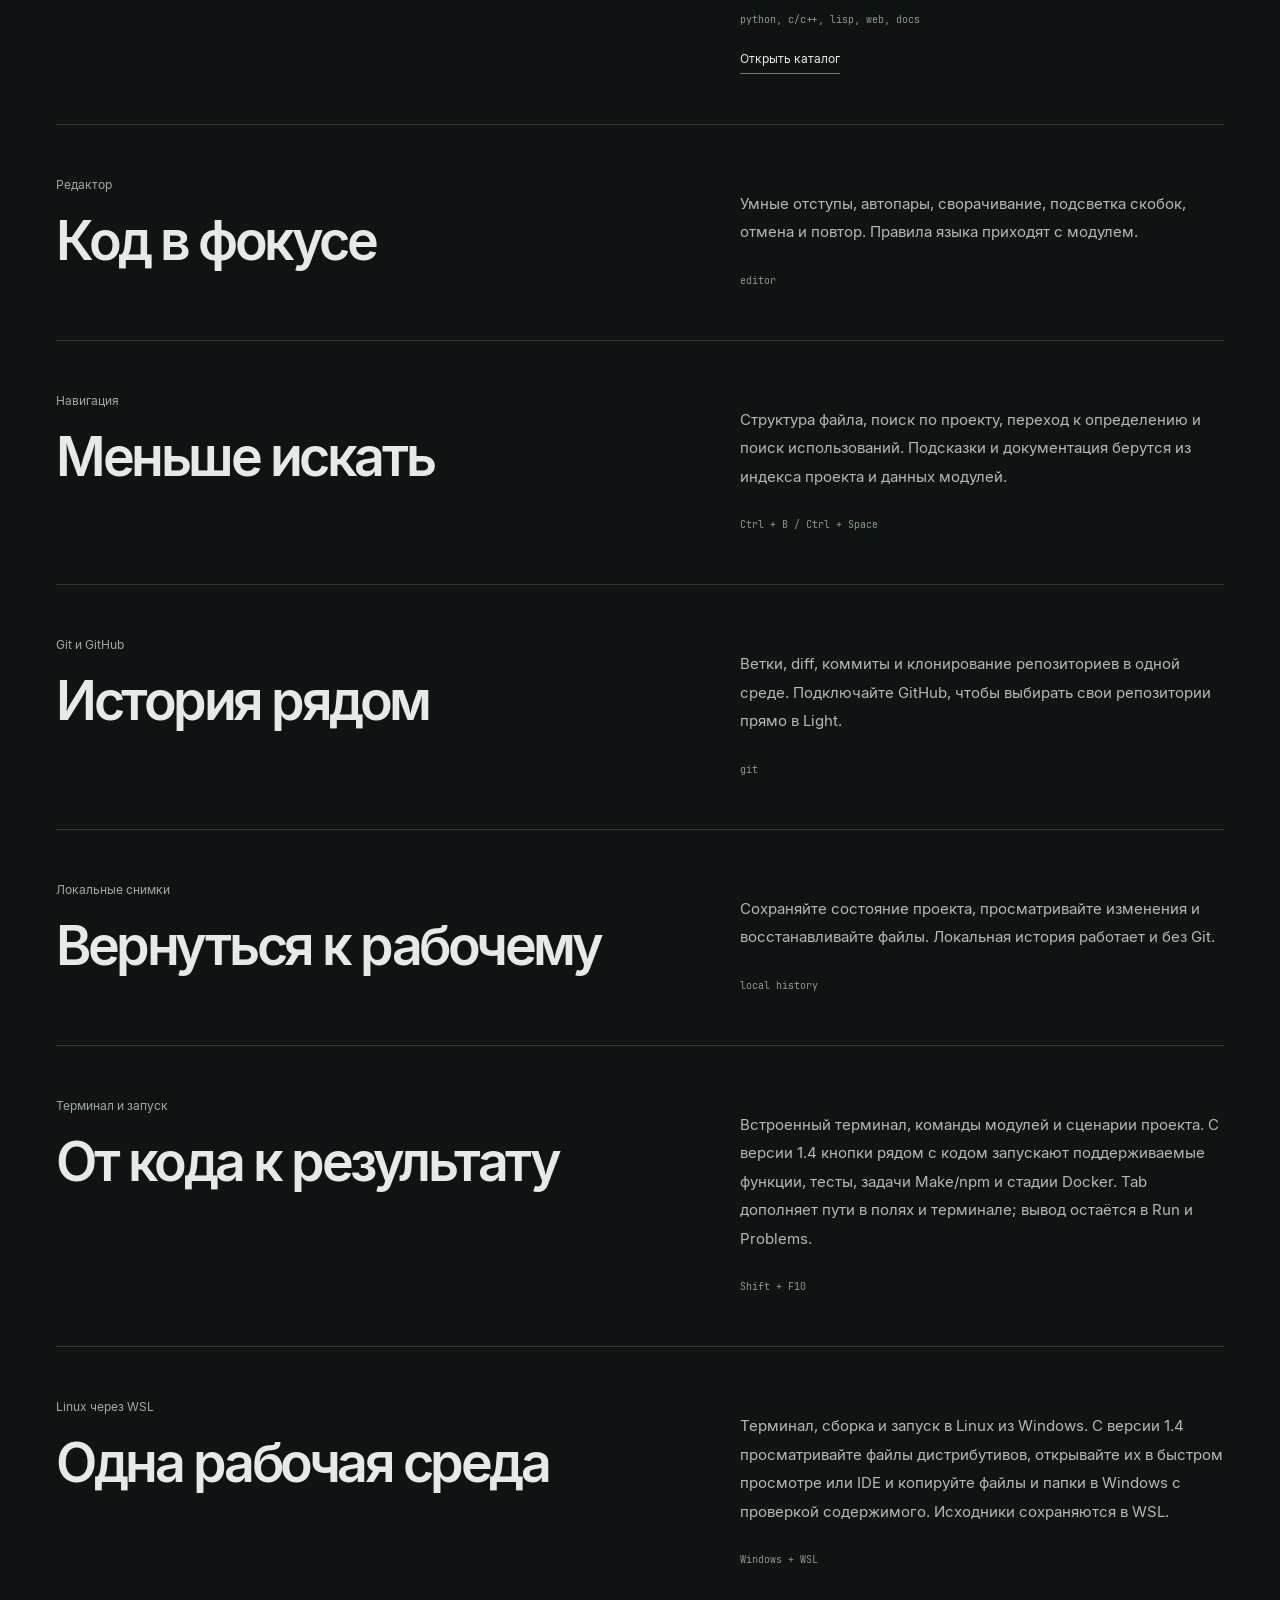
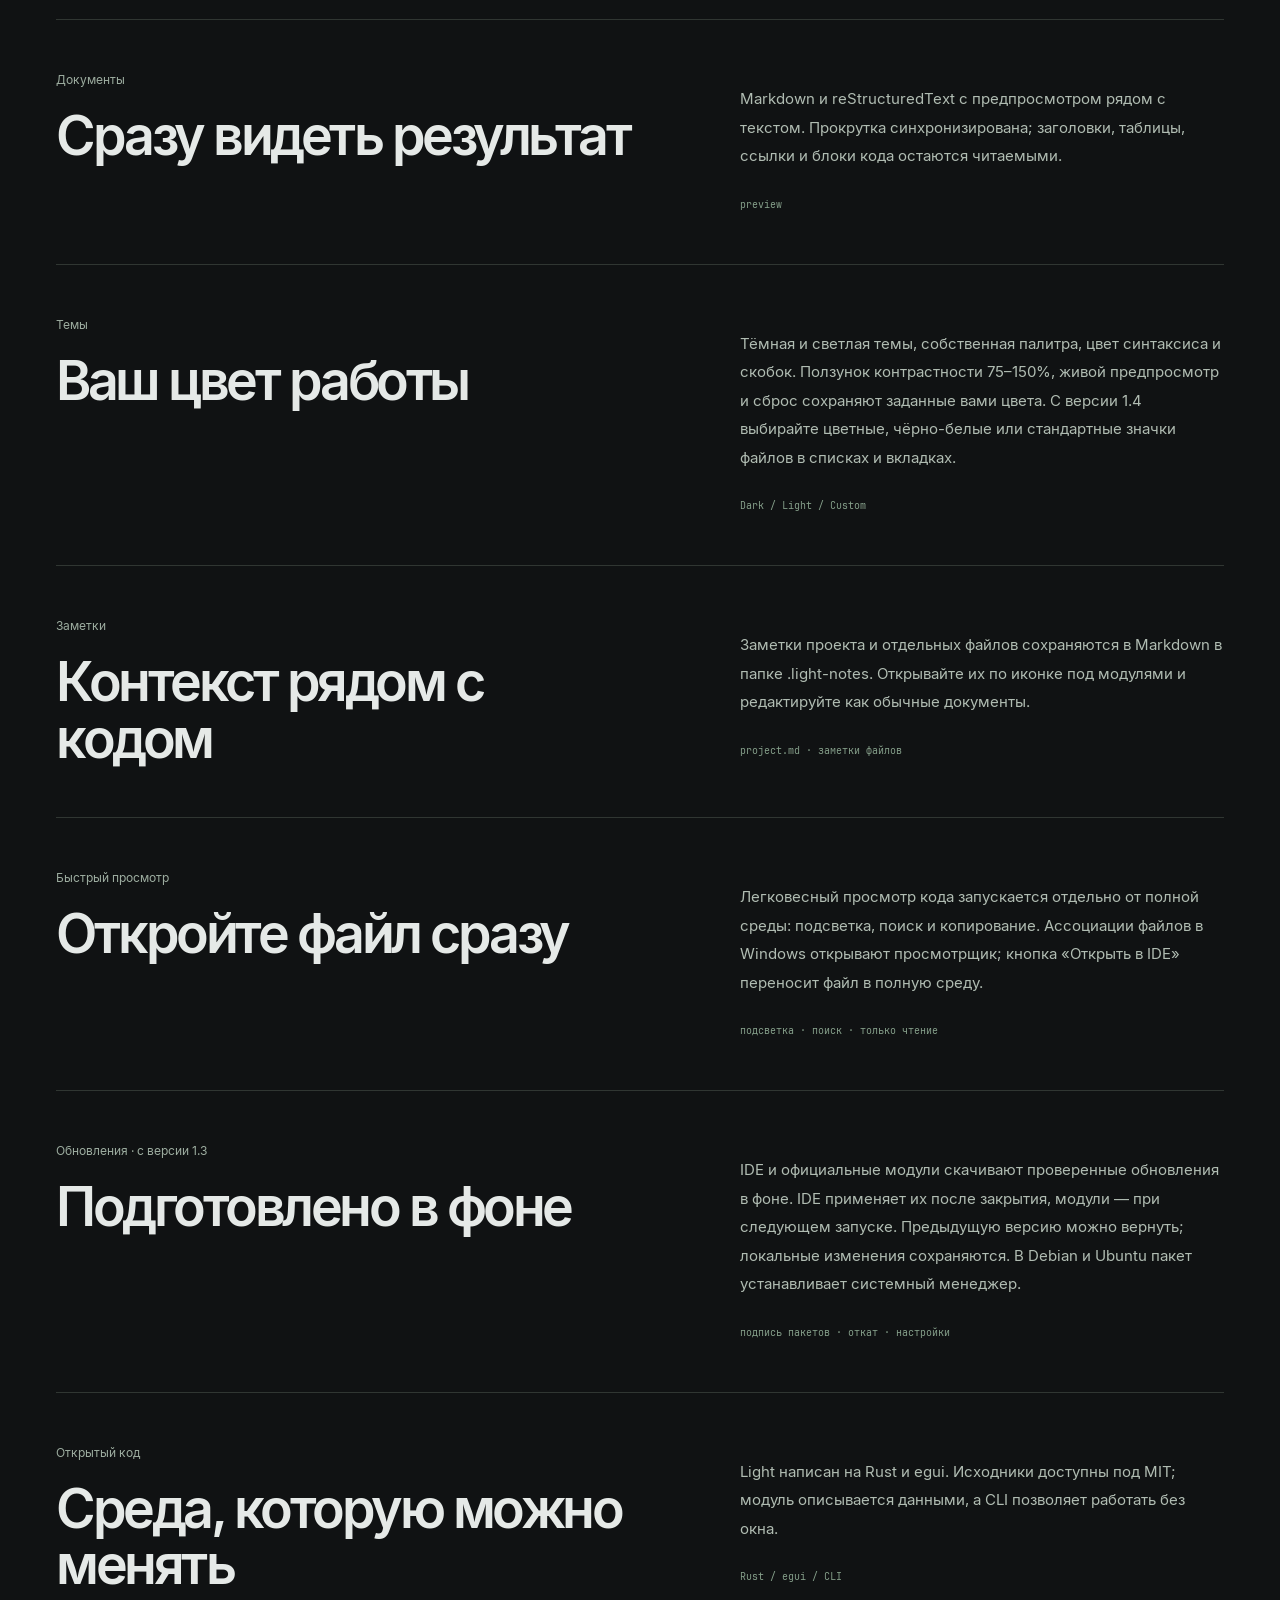
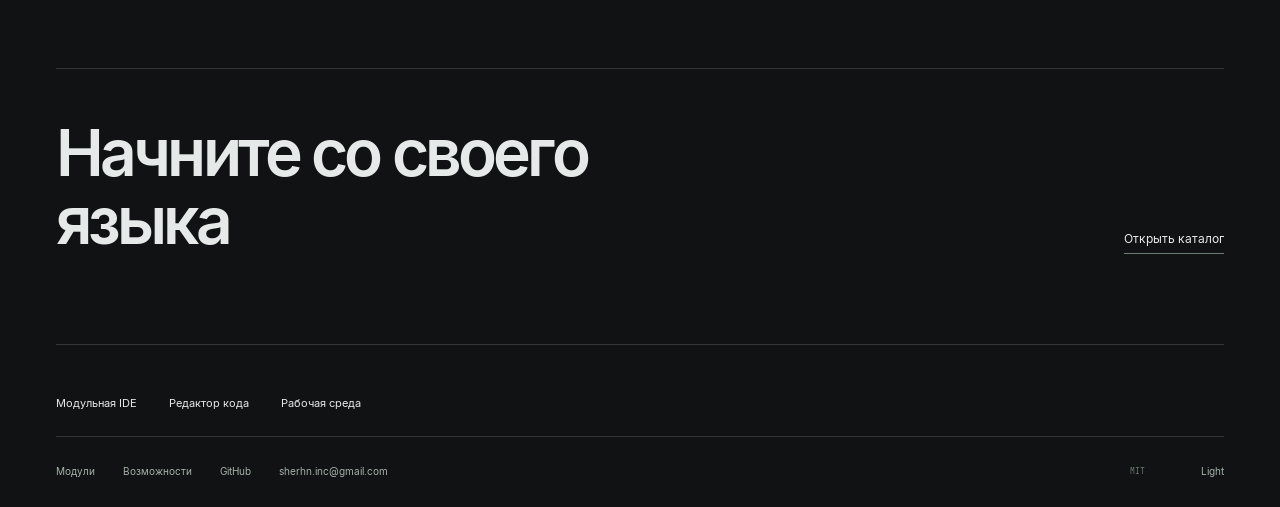
<file: features/index.html>
<!doctype html><html lang="ru" prefix="og: https://ogp.me/ns#"><head><meta charset="utf-8"><meta name="viewport" content="width=device-width,initial-scale=1"><meta name="theme-color" content="#101213"><title>Возможности Light IDE — редактор, Git, терминал и WSL</title><meta name="description" content="Основные возможности Light: модульный редактор кода, навигация по проекту, Git, локальные снимки, терминал, сценарии запуска, WSL и настройка тем."><meta name="robots" content="index,follow,max-image-preview:large"><link rel="canonical" href="https://getlight.sherhn.space/features/"><link rel="alternate" hreflang="ru" href="https://getlight.sherhn.space/features/"><link rel="alternate" hreflang="en" href="https://getlight.sherhn.space/en/features/"><link rel="alternate" hreflang="x-default" href="https://getlight.sherhn.space/en/features/"><meta property="og:site_name" content="Light"><meta property="og:type" content="website"><meta property="og:locale" content="ru_RU"><meta property="og:locale:alternate" content="en_US"><meta property="og:title" content="Возможности Light IDE — редактор, Git, терминал и WSL"><meta property="og:description" content="Основные возможности Light: модульный редактор кода, навигация по проекту, Git, локальные снимки, терминал, сценарии запуска, WSL и настройка тем."><meta property="og:url" content="https://getlight.sherhn.space/features/"><meta property="og:image" content="https://getlight.sherhn.space/assets/og-features-ru.png"><meta property="og:image:type" content="image/png"><meta property="og:image:width" content="1200"><meta property="og:image:height" content="630"><meta property="og:image:alt" content="Возможности Light IDE — редактор, Git, терминал и WSL"><meta name="twitter:card" content="summary_large_image"><meta name="twitter:title" content="Возможности Light IDE — редактор, Git, терминал и WSL"><meta name="twitter:description" content="Основные возможности Light: модульный редактор кода, навигация по проекту, Git, локальные снимки, терминал, сценарии запуска, WSL и настройка тем."><meta name="twitter:image" content="https://getlight.sherhn.space/assets/og-features-ru.png"><meta name="twitter:image:alt" content="Возможности Light IDE — редактор, Git, терминал и WSL"><link rel="icon" type="image/png" href="/assets/light.png"><link rel="stylesheet" href="/styles.css"><link rel="stylesheet" href="/pages.css"><link rel="stylesheet" href="/landings.css"><script type="application/ld+json">{"@context":"https://schema.org","@graph":[{"@type":"WebSite","@id":"https://getlight.sherhn.space/#website","name":"Light","url":"https://getlight.sherhn.space/","inLanguage":["ru","en"],"publisher":{"@type":"Organization","name":"Light","email":"sherhn.inc@gmail.com"}},{"@type":"WebPage","@id":"https://getlight.sherhn.space/features/#page","url":"https://getlight.sherhn.space/features/","name":"Возможности Light IDE — редактор, Git, терминал и WSL","description":"Основные возможности Light: модульный редактор кода, навигация по проекту, Git, локальные снимки, терминал, сценарии запуска, WSL и настройка тем.","inLanguage":"ru","isPartOf":{"@id":"https://getlight.sherhn.space/#website"}},{"@type":"SoftwareApplication","@id":"https://getlight.sherhn.space/#software","name":"Light","url":"https://getlight.sherhn.space/","applicationCategory":"DeveloperApplication","operatingSystem":"Windows 10, Windows 11, macOS 15, Linux","isAccessibleForFree":true,"license":"https://opensource.org/license/mit","featureList":["Language modules","Git","Terminal","Local snapshots","Linux through WSL"]},{"@type":"BreadcrumbList","itemListElement":[{"@type":"ListItem","position":1,"name":"Главная","item":"https://getlight.sherhn.space/"},{"@type":"ListItem","position":2,"name":"Возможности Light IDE — редактор, Git, терминал и WSL","item":"https://getlight.sherhn.space/features/"}]}]}</script><script src="/pages.js" defer></script><script defer src="https://stats.sherhn.space/script.js" data-website-id="4b2095de-6355-4950-8741-c8b2b0ecebef"></script></head><body><a class="skip" href="#main">К содержимому</a><header class="header"><div class="wrap header-inner"><a class="wordmark" href="/" aria-label="Light"><img class="brand-mark" src="/assets/light-128.png" width="42" height="42" alt=""><span>Light</span></a><nav aria-label="Навигация"><a href="/modules/" >Модули</a><a href="/features/" aria-current="page">Возможности</a><a data-umami-event="github" href="https://github.com/sherhn/Light">GitHub</a></nav><div class="language" role="group" aria-label="Язык"><a data-umami-event="language-switch" href="/features/" lang="ru" hreflang="ru" aria-current="true">RU</a><span>/</span><a data-umami-event="language-switch" href="/en/features/" lang="en" hreflang="en" >EN</a></div><a data-umami-event="download-section" class="header-start" href="/#download">Скачать</a></div></header><div class="mobile-nav wrap"><a href="/modules/" >Модули</a><a href="/features/" aria-current="page">Возможности</a></div><main id="main" class="wrap inner-page"><section class="page-intro"><p class="eyebrow">ВОЗМОЖНОСТИ LIGHT</p><h1>Всё для работы.<br><em>В одном месте.</em></h1><div class="intro-bottom"><p>От первого файла до следующего коммита.<br>Главные инструменты уже рядом.</p><a class="text-link" href="/modules/">Открыть каталог</a></div></section><figure class="feature-lead"><img src="/assets/light-studio-dark.png" alt="Light: редактор Python и встроенный терминал" width="1440" height="900" fetchpriority="high"><figcaption>Настоящий интерфейс Light. Python-модуль и терминал.</figcaption></figure><section class="benefit-list" aria-label="Возможности"><article class="benefit" id="modules"><div class="benefit-title"><p class="eyebrow">Модули</p><h2>Среда под проект</h2></div><div class="benefit-copy"><p>Подключайте языки, команды запуска и шаблоны. Ядро с редактором, Git и терминалом работает независимо от языковых модулей.</p><span class="benefit-meta">python, c/c++, lisp, web, docs</span><a class="text-link" href="/modules/">Открыть каталог</a></div></article><article class="benefit" id="editor"><div class="benefit-title"><p class="eyebrow">Редактор</p><h2>Код в фокусе</h2></div><div class="benefit-copy"><p>Умные отступы, автопары, сворачивание, подсветка скобок, отмена и повтор. Правила языка приходят с модулем.</p><span class="benefit-meta">editor</span></div></article><article class="benefit" id="navigation"><div class="benefit-title"><p class="eyebrow">Навигация</p><h2>Меньше искать</h2></div><div class="benefit-copy"><p>Структура файла, поиск по проекту, переход к определению и поиск использований. Подсказки и документация берутся из индекса проекта и данных модулей.</p><span class="benefit-meta">Ctrl + B / Ctrl + Space</span></div></article><article class="benefit" id="git"><div class="benefit-title"><p class="eyebrow">Git и GitHub</p><h2>История рядом</h2></div><div class="benefit-copy"><p>Ветки, diff, коммиты и клонирование репозиториев в одной среде. Подключайте GitHub, чтобы выбирать свои репозитории прямо в Light.</p><span class="benefit-meta">git</span></div></article><article class="benefit" id="history"><div class="benefit-title"><p class="eyebrow">Локальные снимки</p><h2>Вернуться к рабочему</h2></div><div class="benefit-copy"><p>Сохраняйте состояние проекта, просматривайте изменения и восстанавливайте файлы. Локальная история работает и без Git.</p><span class="benefit-meta">local history</span></div></article><article class="benefit" id="terminal"><div class="benefit-title"><p class="eyebrow">Терминал и запуск</p><h2>От кода к результату</h2></div><div class="benefit-copy"><p>Встроенный терминал, команды модулей и сценарии проекта. С версии 1.4 кнопки рядом с кодом запускают поддерживаемые функции, тесты, задачи Make/npm и стадии Docker. Tab дополняет пути в полях и терминале; вывод остаётся в Run и Problems.</p><span class="benefit-meta">Shift + F10</span></div></article><article class="benefit" id="wsl"><div class="benefit-title"><p class="eyebrow">Linux через WSL</p><h2>Одна рабочая среда</h2></div><div class="benefit-copy"><p>Терминал, сборка и запуск в Linux из Windows. С версии 1.4 просматривайте файлы дистрибутивов, открывайте их в быстром просмотре или IDE и копируйте файлы и папки в Windows с проверкой содержимого. Исходники сохраняются в WSL.</p><span class="benefit-meta">Windows + WSL</span></div></article><article class="benefit" id="documents"><div class="benefit-title"><p class="eyebrow">Документы</p><h2>Сразу видеть результат</h2></div><div class="benefit-copy"><p>Markdown и reStructuredText с предпросмотром рядом с текстом. Прокрутка синхронизирована; заголовки, таблицы, ссылки и блоки кода остаются читаемыми.</p><span class="benefit-meta">preview</span></div></article><article class="benefit" id="themes"><div class="benefit-title"><p class="eyebrow">Темы</p><h2>Ваш цвет работы</h2></div><div class="benefit-copy"><p>Тёмная и светлая темы, собственная палитра, цвет синтаксиса и скобок. Ползунок контрастности 75–150%, живой предпросмотр и сброс сохраняют заданные вами цвета. С версии 1.4 выбирайте цветные, чёрно-белые или стандартные значки файлов в списках и вкладках.</p><span class="benefit-meta">Dark / Light / Custom</span></div></article><article class="benefit" id="notes"><div class="benefit-title"><p class="eyebrow">Заметки</p><h2>Контекст рядом с кодом</h2></div><div class="benefit-copy"><p>Заметки проекта и отдельных файлов сохраняются в Markdown в папке .light-notes. Открывайте их по иконке под модулями и редактируйте как обычные документы.</p><span class="benefit-meta">project.md · заметки файлов</span></div></article><article class="benefit" id="quick-view"><div class="benefit-title"><p class="eyebrow">Быстрый просмотр</p><h2>Откройте файл сразу</h2></div><div class="benefit-copy"><p>Легковесный просмотр кода запускается отдельно от полной среды: подсветка, поиск и копирование. Ассоциации файлов в Windows открывают просмотрщик; кнопка «Открыть в IDE» переносит файл в полную среду.</p><span class="benefit-meta">подсветка · поиск · только чтение</span></div></article><article class="benefit" id="updates"><div class="benefit-title"><p class="eyebrow">Обновления · с версии 1.3</p><h2>Подготовлено в фоне</h2></div><div class="benefit-copy"><p>IDE и официальные модули скачивают проверенные обновления в фоне. IDE применяет их после закрытия, модули — при следующем запуске. Предыдущую версию можно вернуть; локальные изменения сохраняются. В Debian и Ubuntu пакет устанавливает системный менеджер.</p><span class="benefit-meta">подпись пакетов · откат · настройки</span></div></article><article class="benefit" id="source"><div class="benefit-title"><p class="eyebrow">Открытый код</p><h2>Среда, которую можно менять</h2></div><div class="benefit-copy"><p>Light написан на Rust и egui. Исходники доступны под MIT; модуль описывается данными, а CLI позволяет работать без окна.</p><span class="benefit-meta">Rust / egui / CLI</span></div></article></section><div class="feature-ending"><h2>Начните со своего языка</h2><a class="text-link" href="/modules/">Открыть каталог</a></div></main><footer class="footer wrap"><div class="landing-links" aria-label="Подробнее о Light"><a href="/modular/">Модульная IDE</a><a href="/editor/">Редактор кода</a><a href="/workspace/">Рабочая среда</a></div><div class="footer-top"><a href="/modules/">Модули</a><a href="/features/">Возможности</a><a data-umami-event="github" href="https://github.com/sherhn/Light">GitHub</a><a data-umami-event="contact" class="contact" href="mailto:sherhn.inc@gmail.com">sherhn.inc@gmail.com</a><span>MIT</span><a href="/">Light</a></div></footer></body></html>
</file>
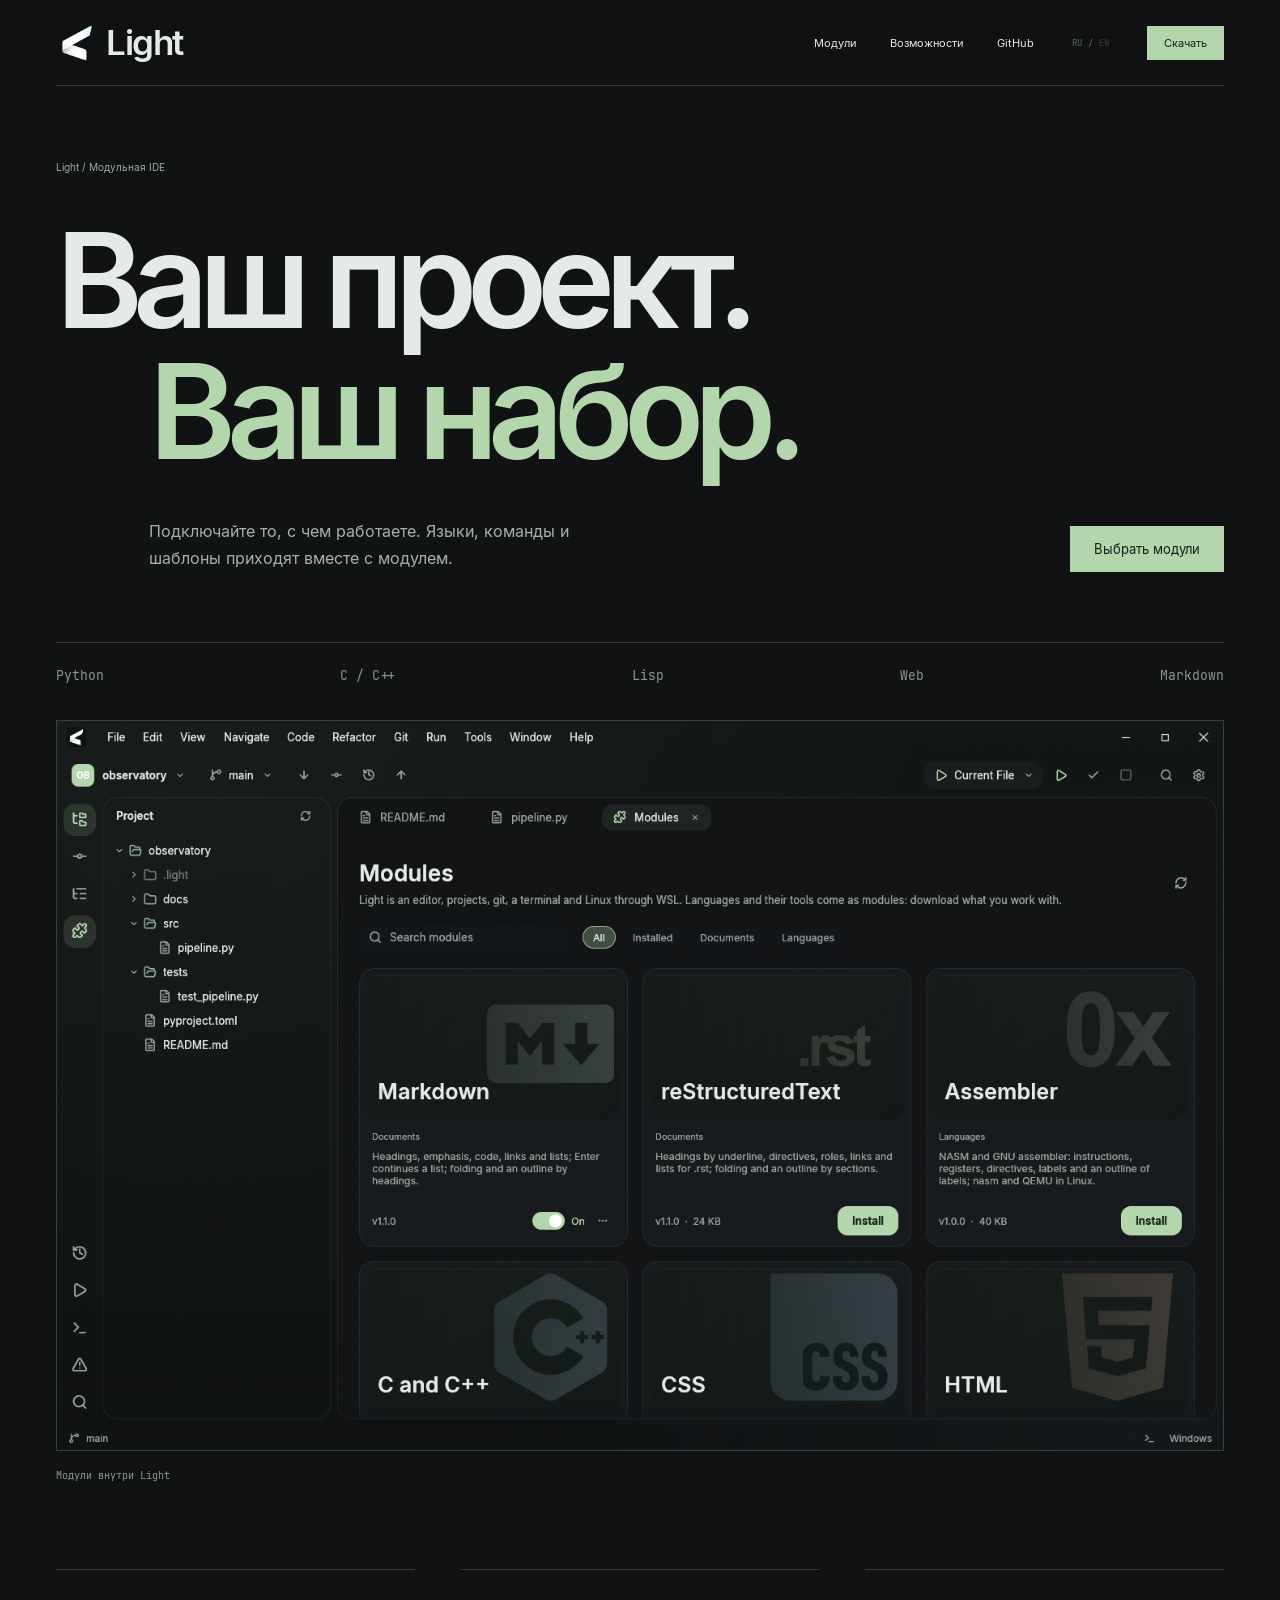
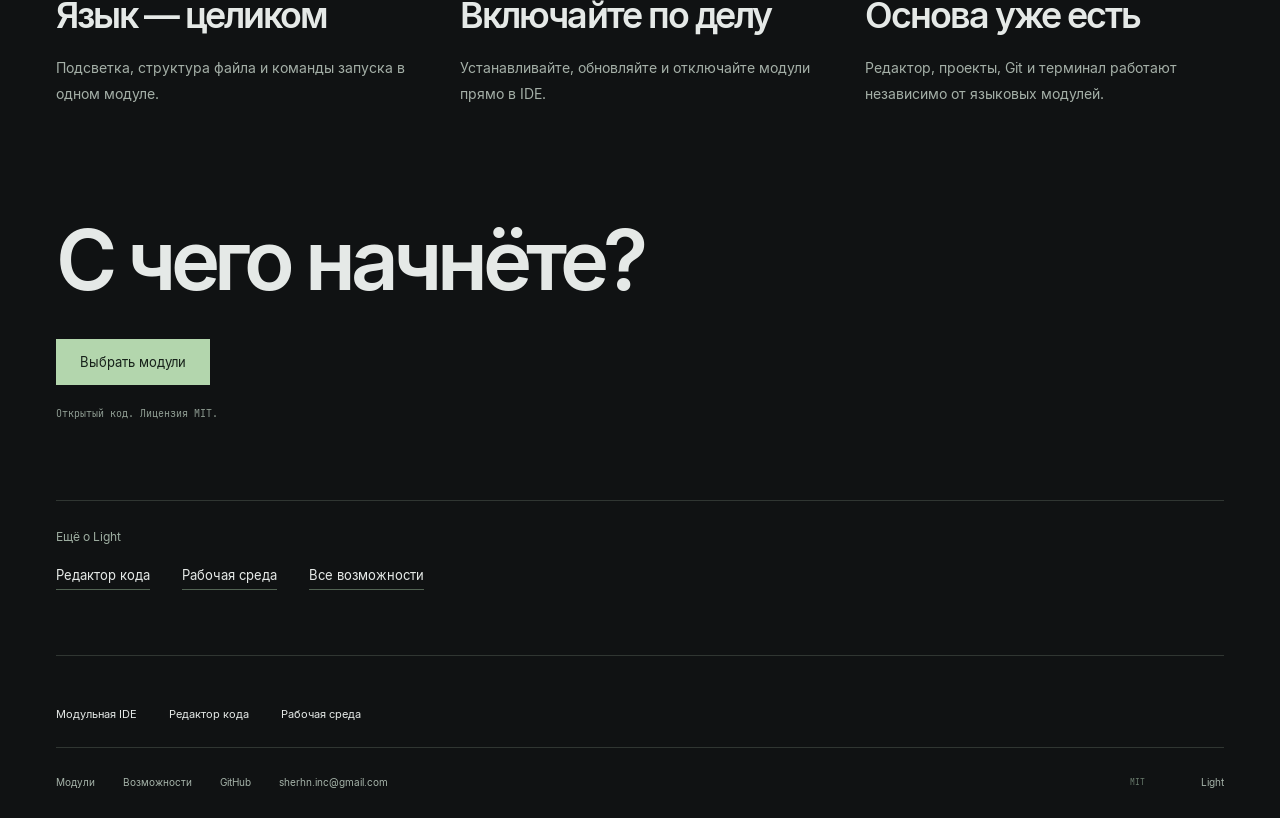
<file: modular/index.html>
<!doctype html><html lang="ru" prefix="og: https://ogp.me/ns#"><head><meta charset="utf-8"><meta name="viewport" content="width=device-width,initial-scale=1"><meta name="theme-color" content="#101213"><title>Модульная IDE Light — подключайте нужные языки и инструменты</title><meta name="description" content="Соберите Light под свой проект: модули Python, C/C++, Lisp, веба и документов. Подключайте языки, команды запуска и шаблоны в одной IDE."><meta name="robots" content="index,follow,max-image-preview:large"><link rel="canonical" href="https://getlight.sherhn.space/modular/"><link rel="alternate" hreflang="ru" href="https://getlight.sherhn.space/modular/"><link rel="alternate" hreflang="en" href="https://getlight.sherhn.space/en/modular/"><link rel="alternate" hreflang="x-default" href="https://getlight.sherhn.space/en/modular/"><meta property="og:site_name" content="Light"><meta property="og:type" content="website"><meta property="og:locale" content="ru_RU"><meta property="og:locale:alternate" content="en_US"><meta property="og:title" content="Модульная IDE Light — подключайте нужные языки и инструменты"><meta property="og:description" content="Соберите Light под свой проект: модули Python, C/C++, Lisp, веба и документов. Подключайте языки, команды запуска и шаблоны в одной IDE."><meta property="og:url" content="https://getlight.sherhn.space/modular/"><meta property="og:image" content="https://getlight.sherhn.space/assets/og-modular-ru.png"><meta property="og:image:type" content="image/png"><meta property="og:image:width" content="1200"><meta property="og:image:height" content="630"><meta property="og:image:alt" content="Модульная IDE Light — подключайте нужные языки и инструменты"><meta name="twitter:card" content="summary_large_image"><meta name="twitter:title" content="Модульная IDE Light — подключайте нужные языки и инструменты"><meta name="twitter:description" content="Соберите Light под свой проект: модули Python, C/C++, Lisp, веба и документов. Подключайте языки, команды запуска и шаблоны в одной IDE."><meta name="twitter:image" content="https://getlight.sherhn.space/assets/og-modular-ru.png"><meta name="twitter:image:alt" content="Модульная IDE Light — подключайте нужные языки и инструменты"><link rel="icon" type="image/png" href="/assets/light.png"><link rel="stylesheet" href="/styles.css"><link rel="stylesheet" href="/pages.css"><link rel="stylesheet" href="/landings.css"><script type="application/ld+json">{"@context":"https://schema.org","@graph":[{"@type":"WebSite","@id":"https://getlight.sherhn.space/#website","name":"Light","url":"https://getlight.sherhn.space/","inLanguage":["ru","en"],"publisher":{"@type":"Organization","name":"Light","email":"sherhn.inc@gmail.com"}},{"@type":"WebPage","@id":"https://getlight.sherhn.space/modular/#page","url":"https://getlight.sherhn.space/modular/","name":"Модульная IDE Light — подключайте нужные языки и инструменты","description":"Соберите Light под свой проект: модули Python, C/C++, Lisp, веба и документов. Подключайте языки, команды запуска и шаблоны в одной IDE.","inLanguage":"ru","isPartOf":{"@id":"https://getlight.sherhn.space/#website"}},{"@type":"SoftwareApplication","@id":"https://getlight.sherhn.space/#software","name":"Light","url":"https://getlight.sherhn.space/","applicationCategory":"DeveloperApplication","operatingSystem":"Windows 10, Windows 11, macOS 15, Linux","isAccessibleForFree":true,"license":"https://opensource.org/license/mit","featureList":["Language modules","Git","Terminal","Local snapshots","Linux through WSL"]},{"@type":"BreadcrumbList","itemListElement":[{"@type":"ListItem","position":1,"name":"Главная","item":"https://getlight.sherhn.space/"},{"@type":"ListItem","position":2,"name":"Модульная IDE Light — подключайте нужные языки и инструменты","item":"https://getlight.sherhn.space/modular/"}]}]}</script><script src="/pages.js" defer></script><script defer src="https://stats.sherhn.space/script.js" data-website-id="4b2095de-6355-4950-8741-c8b2b0ecebef"></script></head><body><a class="skip" href="#main">К содержимому</a><header class="header"><div class="wrap header-inner"><a class="wordmark" href="/" aria-label="Light"><img class="brand-mark" src="/assets/light-128.png" width="42" height="42" alt=""><span>Light</span></a><nav aria-label="Навигация"><a href="/modules/" >Модули</a><a href="/features/" >Возможности</a><a data-umami-event="github" href="https://github.com/sherhn/Light">GitHub</a></nav><div class="language" role="group" aria-label="Язык"><a data-umami-event="language-switch" href="/modular/" lang="ru" hreflang="ru" aria-current="true">RU</a><span>/</span><a data-umami-event="language-switch" href="/en/modular/" lang="en" hreflang="en" >EN</a></div><a data-umami-event="download-section" class="header-start" href="/#download">Скачать</a></div></header><div class="mobile-nav wrap"><a href="/modules/" >Модули</a><a href="/features/" >Возможности</a></div><main id="main" class="landing landing-modular"><section class="wrap landing-hero"><p class="eyebrow">Light / Модульная IDE</p><h1><span>Ваш проект.</span><em>Ваш набор.</em></h1><div class="landing-baseline"><p>Подключайте то, с чем работаете. Языки, команды и шаблоны приходят вместе с модулем.</p><a class="landing-cta" href="/modules/">Выбрать модули</a></div></section><div class="wrap landing-motif" aria-hidden="true"><span>Python</span><span>C / C++</span><span>Lisp</span><span>Web</span><span>Markdown</span></div><figure class="wrap landing-screen"><div><img src="/assets/light-studio-modules.png" alt="Каталог языковых модулей в Light" width="1440" height="900" fetchpriority="high"></div><figcaption>Модули внутри Light</figcaption></figure><section class="wrap landing-benefits" aria-label="Преимущества"><article><h2>Язык — целиком</h2><p>Подсветка, структура файла и команды запуска в одном модуле.</p></article><article><h2>Включайте по делу</h2><p>Устанавливайте, обновляйте и отключайте модули прямо в IDE.</p></article><article><h2>Основа уже есть</h2><p>Редактор, проекты, Git и терминал работают независимо от языковых модулей.</p></article></section><section class="wrap landing-end"><h2>С чего начнёте?</h2><a class="landing-cta" href="/modules/">Выбрать модули</a><p>Открытый код. Лицензия MIT.</p></section><aside class="wrap landing-related"><p class="eyebrow">Ещё о Light</p><div><a href="/editor/">Редактор кода</a><a href="/workspace/">Рабочая среда</a><a href="/features/">Все возможности</a></div></aside></main><footer class="footer wrap"><div class="landing-links" aria-label="Подробнее о Light"><a href="/modular/">Модульная IDE</a><a href="/editor/">Редактор кода</a><a href="/workspace/">Рабочая среда</a></div><div class="footer-top"><a href="/modules/">Модули</a><a href="/features/">Возможности</a><a data-umami-event="github" href="https://github.com/sherhn/Light">GitHub</a><a data-umami-event="contact" class="contact" href="mailto:sherhn.inc@gmail.com">sherhn.inc@gmail.com</a><span>MIT</span><a href="/">Light</a></div></footer></body></html>
</file>
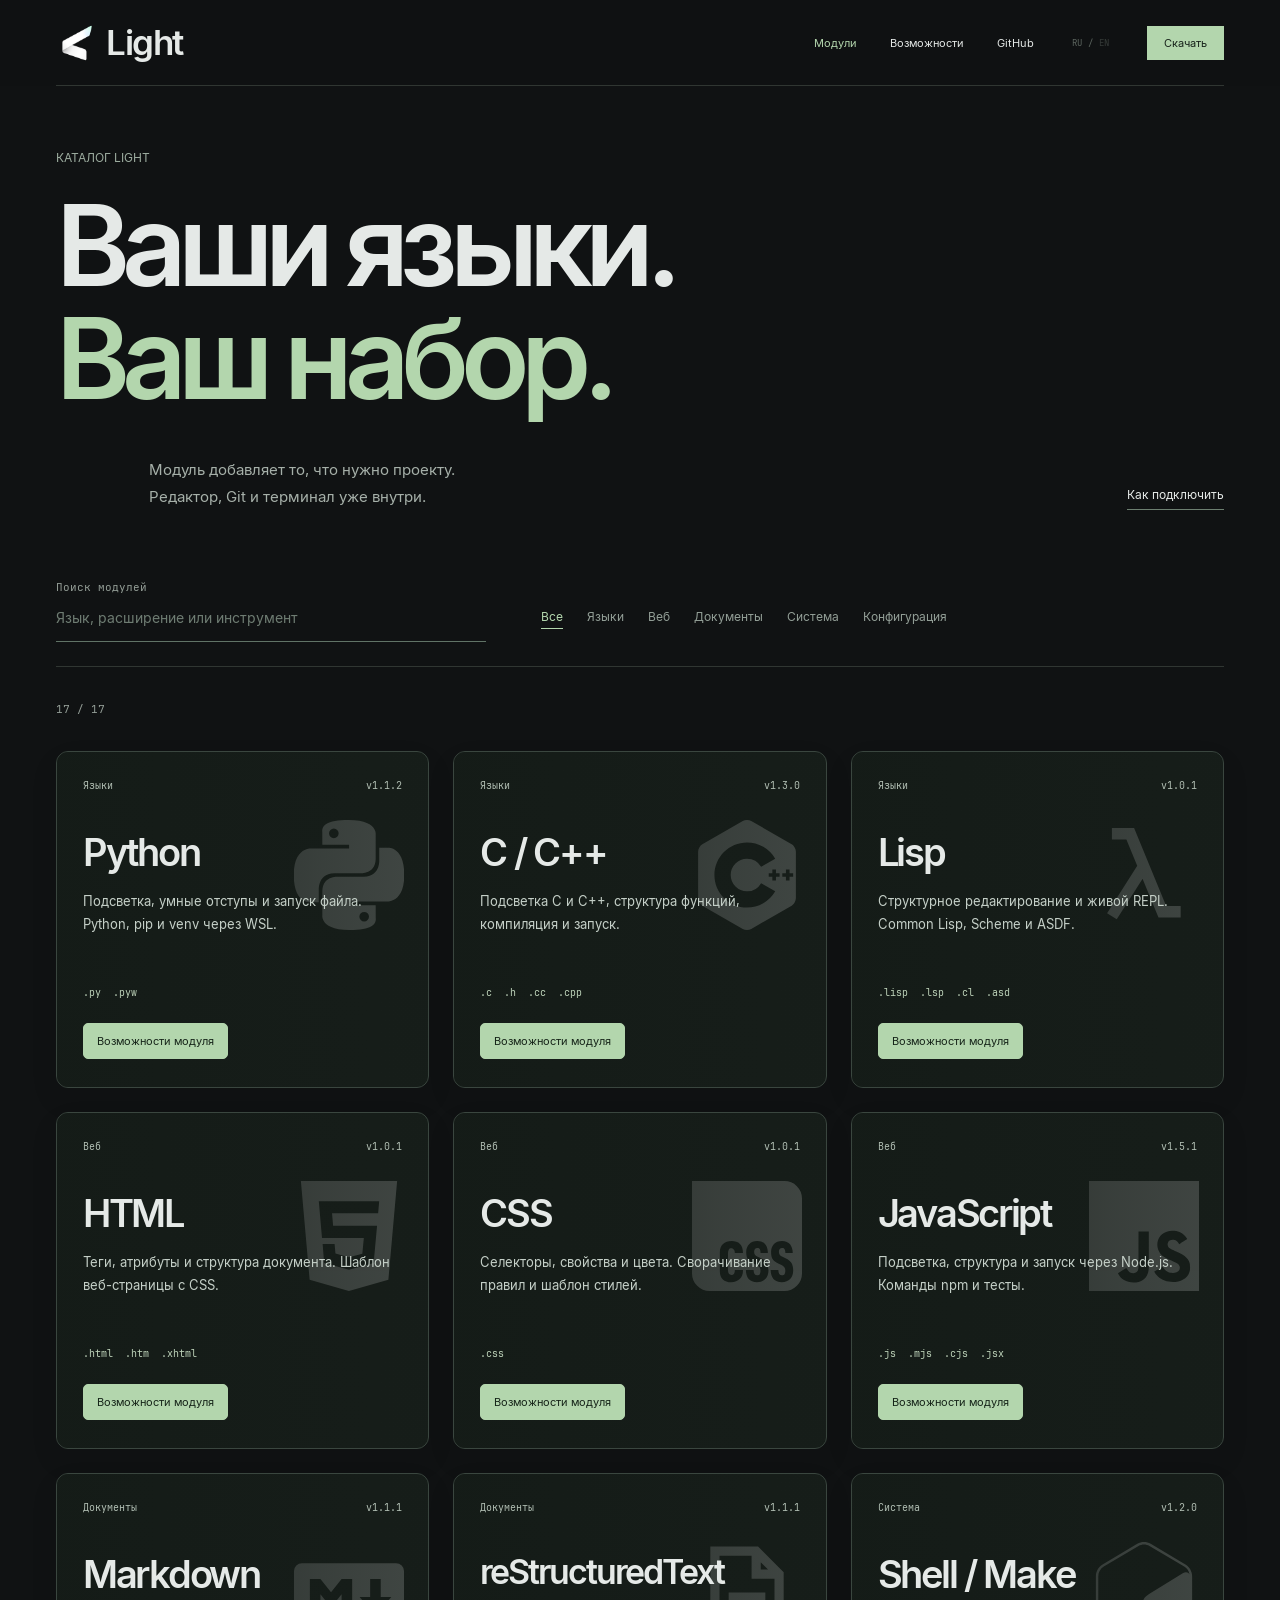
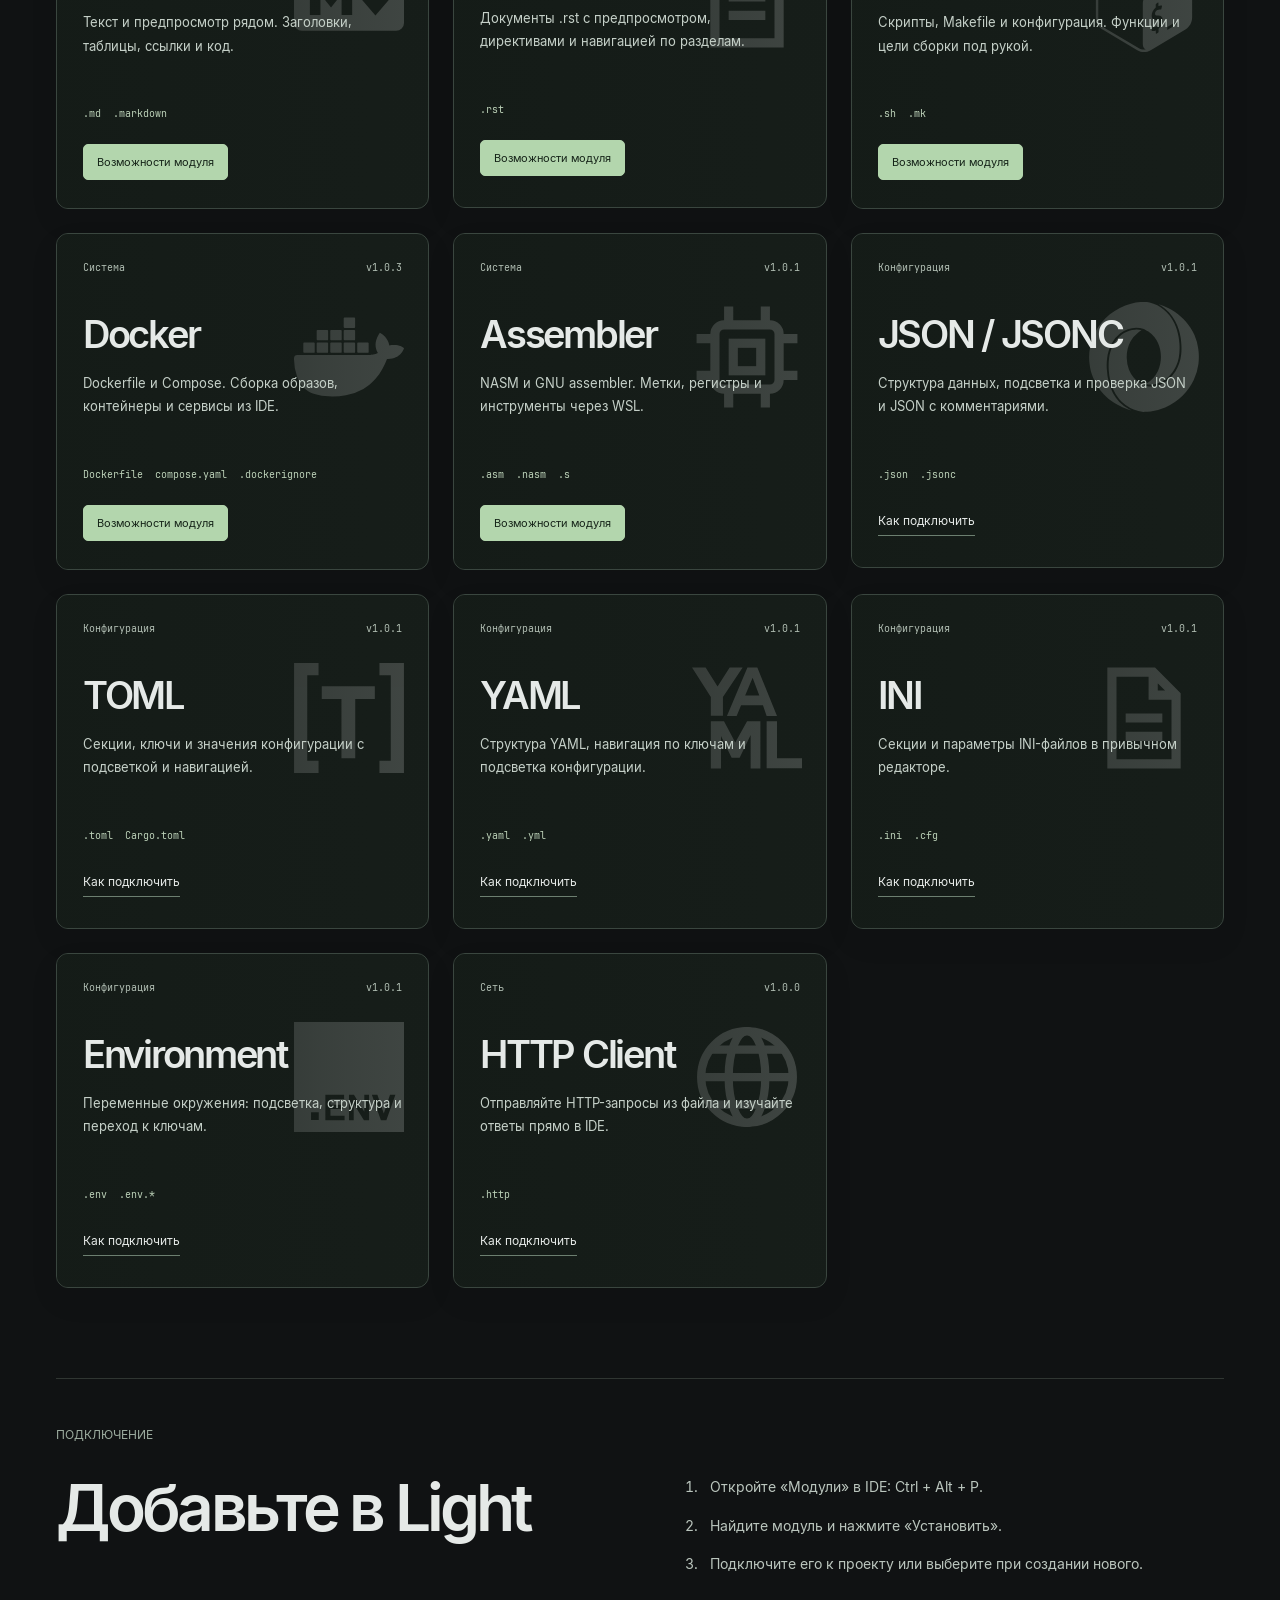
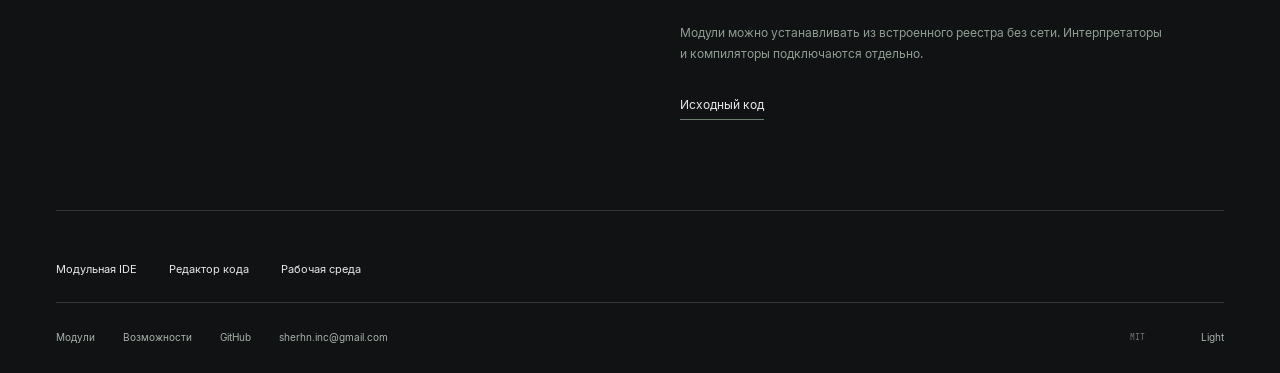
<file: modules/index.html>
<!doctype html><html lang="ru" prefix="og: https://ogp.me/ns#"><head><meta charset="utf-8"><meta name="viewport" content="width=device-width,initial-scale=1"><meta name="theme-color" content="#101213"><title>Модули Light IDE — Python, C/C++, Lisp, HTML и другие языки</title><meta name="description" content="Каталог 17 модулей Light: Python, C/C++, Lisp, Assembler, HTML, CSS, JavaScript, Markdown, reStructuredText, Shell, Make и Docker. Возможности и подключение в IDE."><meta name="robots" content="index,follow,max-image-preview:large"><link rel="canonical" href="https://getlight.sherhn.space/modules/"><link rel="alternate" hreflang="ru" href="https://getlight.sherhn.space/modules/"><link rel="alternate" hreflang="en" href="https://getlight.sherhn.space/en/modules/"><link rel="alternate" hreflang="x-default" href="https://getlight.sherhn.space/en/modules/"><meta property="og:site_name" content="Light"><meta property="og:type" content="website"><meta property="og:locale" content="ru_RU"><meta property="og:locale:alternate" content="en_US"><meta property="og:title" content="Модули Light IDE — Python, C/C++, Lisp, HTML и другие языки"><meta property="og:description" content="Каталог 17 модулей Light: Python, C/C++, Lisp, Assembler, HTML, CSS, JavaScript, Markdown, reStructuredText, Shell, Make и Docker. Возможности и подключение в IDE."><meta property="og:url" content="https://getlight.sherhn.space/modules/"><meta property="og:image" content="https://getlight.sherhn.space/assets/og-modules-ru.png"><meta property="og:image:type" content="image/png"><meta property="og:image:width" content="1200"><meta property="og:image:height" content="630"><meta property="og:image:alt" content="Модули Light IDE — Python, C/C++, Lisp, HTML и другие языки"><meta name="twitter:card" content="summary_large_image"><meta name="twitter:title" content="Модули Light IDE — Python, C/C++, Lisp, HTML и другие языки"><meta name="twitter:description" content="Каталог 17 модулей Light: Python, C/C++, Lisp, Assembler, HTML, CSS, JavaScript, Markdown, reStructuredText, Shell, Make и Docker. Возможности и подключение в IDE."><meta name="twitter:image" content="https://getlight.sherhn.space/assets/og-modules-ru.png"><meta name="twitter:image:alt" content="Модули Light IDE — Python, C/C++, Lisp, HTML и другие языки"><link rel="icon" type="image/png" href="/assets/light.png"><link rel="stylesheet" href="/styles.css"><link rel="stylesheet" href="/pages.css"><link rel="stylesheet" href="/landings.css"><script type="application/ld+json">{"@context":"https://schema.org","@graph":[{"@type":"WebSite","@id":"https://getlight.sherhn.space/#website","name":"Light","url":"https://getlight.sherhn.space/","inLanguage":["ru","en"],"publisher":{"@type":"Organization","name":"Light","email":"sherhn.inc@gmail.com"}},{"@type":"CollectionPage","@id":"https://getlight.sherhn.space/modules/#page","url":"https://getlight.sherhn.space/modules/","name":"Модули Light IDE — Python, C/C++, Lisp, HTML и другие языки","description":"Каталог 17 модулей Light: Python, C/C++, Lisp, Assembler, HTML, CSS, JavaScript, Markdown, reStructuredText, Shell, Make и Docker. Возможности и подключение в IDE.","inLanguage":"ru","isPartOf":{"@id":"https://getlight.sherhn.space/#website"}},{"@type":"SoftwareApplication","@id":"https://getlight.sherhn.space/#software","name":"Light","url":"https://getlight.sherhn.space/","applicationCategory":"DeveloperApplication","operatingSystem":"Windows 10, Windows 11, macOS 15, Linux","isAccessibleForFree":true,"license":"https://opensource.org/license/mit","featureList":["Language modules","Git","Terminal","Local snapshots","Linux through WSL"]},{"@type":"BreadcrumbList","itemListElement":[{"@type":"ListItem","position":1,"name":"Главная","item":"https://getlight.sherhn.space/"},{"@type":"ListItem","position":2,"name":"Модули Light IDE — Python, C/C++, Lisp, HTML и другие языки","item":"https://getlight.sherhn.space/modules/"}]},{"@type":"ItemList","name":"Модули","numberOfItems":17,"itemListElement":[{"@type":"ListItem","position":1,"name":"Lisp","url":"https://getlight.sherhn.space/modules/#lisp"},{"@type":"ListItem","position":2,"name":"C and C++","url":"https://getlight.sherhn.space/modules/#c-cpp"},{"@type":"ListItem","position":3,"name":"Python","url":"https://getlight.sherhn.space/modules/#python"},{"@type":"ListItem","position":4,"name":"Assembler","url":"https://getlight.sherhn.space/modules/#assembler"},{"@type":"ListItem","position":5,"name":"HTML","url":"https://getlight.sherhn.space/modules/#html"},{"@type":"ListItem","position":6,"name":"CSS","url":"https://getlight.sherhn.space/modules/#css"},{"@type":"ListItem","position":7,"name":"Markdown","url":"https://getlight.sherhn.space/modules/#markdown"},{"@type":"ListItem","position":8,"name":"reStructuredText","url":"https://getlight.sherhn.space/modules/#restructuredtext"},{"@type":"ListItem","position":9,"name":"Docker","url":"https://getlight.sherhn.space/modules/#docker"},{"@type":"ListItem","position":10,"name":"JavaScript","url":"https://getlight.sherhn.space/modules/#javascript"},{"@type":"ListItem","position":11,"name":"Shell and Make","url":"https://getlight.sherhn.space/modules/#shell-make"},{"@type":"ListItem","position":12,"name":"JSON","url":"https://getlight.sherhn.space/modules/#json"},{"@type":"ListItem","position":13,"name":"TOML","url":"https://getlight.sherhn.space/modules/#toml"},{"@type":"ListItem","position":14,"name":"YAML","url":"https://getlight.sherhn.space/modules/#yaml"},{"@type":"ListItem","position":15,"name":"INI","url":"https://getlight.sherhn.space/modules/#ini"},{"@type":"ListItem","position":16,"name":"Environment","url":"https://getlight.sherhn.space/modules/#dotenv"},{"@type":"ListItem","position":17,"name":"HTTP Client","url":"https://getlight.sherhn.space/modules/#http"}]}]}</script><script src="/pages.js" defer></script><script defer src="https://stats.sherhn.space/script.js" data-website-id="4b2095de-6355-4950-8741-c8b2b0ecebef"></script></head><body><a class="skip" href="#main">К содержимому</a><header class="header"><div class="wrap header-inner"><a class="wordmark" href="/" aria-label="Light"><img class="brand-mark" src="/assets/light-128.png" width="42" height="42" alt=""><span>Light</span></a><nav aria-label="Навигация"><a href="/modules/" aria-current="page">Модули</a><a href="/features/" >Возможности</a><a data-umami-event="github" href="https://github.com/sherhn/Light">GitHub</a></nav><div class="language" role="group" aria-label="Язык"><a data-umami-event="language-switch" href="/modules/" lang="ru" hreflang="ru" aria-current="true">RU</a><span>/</span><a data-umami-event="language-switch" href="/en/modules/" lang="en" hreflang="en" >EN</a></div><a data-umami-event="download-section" class="header-start" href="/#download">Скачать</a></div></header><div class="mobile-nav wrap"><a href="/modules/" aria-current="page">Модули</a><a href="/features/" >Возможности</a></div><main id="main" class="wrap inner-page"><section class="page-intro"><p class="eyebrow">КАТАЛОГ LIGHT</p><h1>Ваши языки.<br><em>Ваш набор.</em></h1><div class="intro-bottom"><p>Модуль добавляет то, что нужно проекту.<br>Редактор, Git и терминал уже внутри.</p><a class="text-link" href="#install">Как подключить</a></div></section><section aria-label="Модули"><form class="catalog-tools" role="search"><label class="search-field"><span>Поиск модулей</span><input id="module-search" type="search" placeholder="Язык, расширение или инструмент" autocomplete="off"></label><div class="catalog-filters" role="group" aria-label="Категория"><button data-umami-event="module-filter" data-umami-event-category="all" type="button" data-filter="all" aria-pressed="true">Все</button><button data-umami-event="module-filter" data-umami-event-category="code" type="button" data-filter="code" aria-pressed="false">Языки</button><button data-umami-event="module-filter" data-umami-event-category="web" type="button" data-filter="web" aria-pressed="false">Веб</button><button data-umami-event="module-filter" data-umami-event-category="docs" type="button" data-filter="docs" aria-pressed="false">Документы</button><button data-umami-event="module-filter" data-umami-event-category="system" type="button" data-filter="system" aria-pressed="false">Система</button><button type="button" data-filter="config" aria-pressed="false">Конфигурация</button></div></form><div class="catalog-meta"><p id="module-count" aria-live="polite" data-total="17">17 / 17</p></div><div class="module-grid style-editorial" id="module-grid"><article class="module-card" id="python" data-module data-category="code" data-search="python python подсветка, умные отступы и запуск файла. python, pip и venv через wsl. py pyw pyproject.toml requirements.txt setup.py pipfile кнопки запуска функций без аргументов, включая async (light 1.4+)"><div class="module-art native-mark" aria-hidden="true"><img src="/assets/modules/marks/python.svg" alt="" width="110" height="110" loading="lazy"></div><div class="module-body"><div class="module-top"><span class="module-category">Языки</span><span class="module-version">v1.1.2</span></div><h2>Python</h2><p>Подсветка, умные отступы и запуск файла. Python, pip и venv через WSL.</p><div class="module-tags"><span>.py</span><span>.pyw</span></div><details><summary data-umami-event="module-details" data-umami-event-module="python">Возможности модуля</summary><ul><li>Подсветка и структура классов и функций</li><li>Сворачивание блоков и отступы Python</li><li>Запуск файла и проверка синтаксиса</li><li>Шаблоны скрипта и пакета с тестами</li><li>Кнопки запуска функций без аргументов, включая async (Light 1.4+)</li></ul><a class="text-link" href="#install">Как подключить</a></details></div></article><article class="module-card" id="c-cpp" data-module data-category="code" data-search="c / c++ c-cpp подсветка c и c++, структура функций, компиляция и запуск. c h cc cpp cxx hpp hh hxx cmakelists.txt meson.build makefile makefile gnumakefile"><div class="module-art native-mark" aria-hidden="true"><img src="/assets/modules/marks/cplusplus.svg" alt="" width="110" height="110" loading="lazy"></div><div class="module-body"><div class="module-top"><span class="module-category">Языки</span><span class="module-version">v1.3.0</span></div><h2>C / C++</h2><p>Подсветка C и C++, структура функций, компиляция и запуск.</p><div class="module-tags"><span>.c</span><span>.h</span><span>.cc</span><span>.cpp</span></div><details><summary data-umami-event="module-details" data-umami-event-module="c-cpp">Возможности модуля</summary><ul><li>Скобки, отступы и сворачивание блоков</li><li>Структура функций и заголовочные файлы</li><li>Команды компиляции и запуска</li><li>Компиляторы и отладчики через WSL</li></ul><a class="text-link" href="#install">Как подключить</a></details></div></article><article class="module-card" id="lisp" data-module data-category="code" data-search="lisp lisp структурное редактирование и живой repl. common lisp, scheme и asdf. lisp lsp cl asd scm ss el clj cljs edn"><div class="module-art native-mark" aria-hidden="true"><img src="/assets/modules/marks/lisp.svg" alt="" width="110" height="110" loading="lazy"></div><div class="module-body"><div class="module-top"><span class="module-category">Языки</span><span class="module-version">v1.0.1</span></div><h2>Lisp</h2><p>Структурное редактирование и живой REPL. Common Lisp, Scheme и ASDF.</p><div class="module-tags"><span>.lisp</span><span>.lsp</span><span>.cl</span><span>.asd</span></div><details><summary data-umami-event="module-details" data-umami-event-module="lisp">Возможности модуля</summary><ul><li>Структурное редактирование выражений</li><li>SBCL REPL и вычисление формы под курсором</li><li>Компиляция, загрузка и ASDF-системы</li><li>Навигация по символам</li></ul><a class="text-link" href="#install">Как подключить</a></details></div></article><article class="module-card" id="html" data-module data-category="web" data-search="html html теги, атрибуты и структура документа. шаблон веб-страницы с css. html htm xhtml"><div class="module-art native-mark" aria-hidden="true"><img src="/assets/modules/marks/html5.svg" alt="" width="110" height="110" loading="lazy"></div><div class="module-body"><div class="module-top"><span class="module-category">Веб</span><span class="module-version">v1.0.1</span></div><h2>HTML</h2><p>Теги, атрибуты и структура документа. Шаблон веб-страницы с CSS.</p><div class="module-tags"><span>.html</span><span>.htm</span><span>.xhtml</span></div><details><summary data-umami-event="module-details" data-umami-event-module="html">Возможности модуля</summary><ul><li>Подсветка тегов, атрибутов и сущностей</li><li>Отступы и сворачивание по тегам</li><li>Структура элементов</li><li>Шаблон HTML-страницы со связанным CSS</li></ul><a class="text-link" href="#install">Как подключить</a></details></div></article><article class="module-card" id="css" data-module data-category="web" data-search="css css селекторы, свойства и цвета. сворачивание правил и шаблон стилей. css"><div class="module-art native-mark" aria-hidden="true"><img src="/assets/modules/marks/css.svg" alt="" width="110" height="110" loading="lazy"></div><div class="module-body"><div class="module-top"><span class="module-category">Веб</span><span class="module-version">v1.0.1</span></div><h2>CSS</h2><p>Селекторы, свойства и цвета. Сворачивание правил и шаблон стилей.</p><div class="module-tags"><span>.css</span></div><details><summary data-umami-event="module-details" data-umami-event-module="css">Возможности модуля</summary><ul><li>Селекторы, значения, переменные и at-правила</li><li>Подсветка цветов и свойств</li><li>Отступы и сворачивание скобок</li><li>Шаблон таблицы стилей</li></ul><a class="text-link" href="#install">Как подключить</a></details></div></article><article class="module-card" id="javascript" data-module data-category="web" data-search="javascript javascript подсветка, структура и запуск через node.js. команды npm и тесты. js mjs cjs jsx package.json package-lock.json yarn.lock pnpm-lock.yaml кнопки запуска экспортируемых функций без аргументов, включая async (light 1.4+)"><div class="module-art native-mark" aria-hidden="true"><img src="/assets/modules/marks/javascript.svg" alt="" width="110" height="110" loading="lazy"></div><div class="module-body"><div class="module-top"><span class="module-category">Веб</span><span class="module-version">v1.5.1</span></div><h2>JavaScript</h2><p>Подсветка, структура и запуск через Node.js. Команды npm и тесты.</p><div class="module-tags"><span>.js</span><span>.mjs</span><span>.cjs</span><span>.jsx</span></div><details><summary data-umami-event="module-details" data-umami-event-module="javascript">Возможности модуля</summary><ul><li>Подсветка JavaScript, JSX и JSON</li><li>Структура функций и классов</li><li>Запуск, режим наблюдения и тесты в Node.js</li><li>Проверка синтаксиса и команды npm</li><li>Кнопки запуска экспортируемых функций без аргументов, включая async (Light 1.4+)</li></ul><a class="text-link" href="#install">Как подключить</a></details></div></article><article class="module-card" id="markdown" data-module data-category="docs" data-search="markdown markdown текст и предпросмотр рядом. заголовки, таблицы, ссылки и код. md markdown"><div class="module-art native-mark" aria-hidden="true"><img src="/assets/modules/marks/markdown.svg" alt="" width="110" height="110" loading="lazy"></div><div class="module-body"><div class="module-top"><span class="module-category">Документы</span><span class="module-version">v1.1.1</span></div><h2>Markdown</h2><p>Текст и предпросмотр рядом. Заголовки, таблицы, ссылки и код.</p><div class="module-tags"><span>.md</span><span>.markdown</span></div><details><summary data-umami-event="module-details" data-umami-event-module="markdown">Возможности модуля</summary><ul><li>Предпросмотр с синхронной прокруткой</li><li>Таблицы, задачи и блоки кода</li><li>Продолжение списков при вводе</li><li>Структура по заголовкам</li></ul><a class="text-link" href="#install">Как подключить</a></details></div></article><article class="module-card" id="restructuredtext" data-module data-category="docs" data-search="restructuredtext restructuredtext документы .rst с предпросмотром, директивами и навигацией по разделам. rst conf.py"><div class="module-art native-mark" aria-hidden="true"><img src="/assets/modules/marks/restructuredtext.svg" alt="" width="110" height="110" loading="lazy"></div><div class="module-body"><div class="module-top"><span class="module-category">Документы</span><span class="module-version">v1.1.1</span></div><h2>reStructuredText</h2><p>Документы .rst с предпросмотром, директивами и навигацией по разделам.</p><div class="module-tags"><span>.rst</span></div><details><summary data-umami-event="module-details" data-umami-event-module="restructuredtext">Возможности модуля</summary><ul><li>Предпросмотр рядом с редактором</li><li>Директивы, роли и ссылки</li><li>Сворачивание и структура разделов</li><li>Шаблон документа</li></ul><a class="text-link" href="#install">Как подключить</a></details></div></article><article class="module-card" id="shell-make" data-module data-category="system" data-search="shell / make shell-make скрипты, makefile и конфигурация. функции и цели сборки под рукой. sh mk makefile makefile gnumakefile dockerfile"><div class="module-art native-mark" aria-hidden="true"><img src="/assets/modules/marks/gnubash.svg" alt="" width="110" height="110" loading="lazy"></div><div class="module-body"><div class="module-top"><span class="module-category">Система</span><span class="module-version">v1.2.0</span></div><h2>Shell / Make</h2><p>Скрипты, Makefile и конфигурация. Функции и цели сборки под рукой.</p><div class="module-tags"><span>.sh</span><span>.mk</span></div><details><summary data-umami-event="module-details" data-umami-event-module="shell-make">Возможности модуля</summary><ul><li>Подсветка Shell и Makefile</li><li>Структура функций и целей сборки</li><li>Проверка Shell-скриптов через sh -n</li><li>Шаблон скрипта</li></ul><a class="text-link" href="#install">Как подключить</a></details></div></article><article class="module-card" id="docker" data-module data-category="system" data-search="docker docker dockerfile и compose. сборка образов, контейнеры и сервисы из ide. dockerfile containerfile .dockerignore compose.yaml compose.yml docker-compose.yml docker-compose.yaml кнопки сборки стадий и запуска сервисов compose (light 1.4+)"><div class="module-art native-mark" aria-hidden="true"><img src="/assets/modules/marks/docker.svg" alt="" width="110" height="110" loading="lazy"></div><div class="module-body"><div class="module-top"><span class="module-category">Система</span><span class="module-version">v1.0.3</span></div><h2>Docker</h2><p>Dockerfile и Compose. Сборка образов, контейнеры и сервисы из IDE.</p><div class="module-tags"><span>Dockerfile</span><span>compose.yaml</span><span>.dockerignore</span></div><details><summary data-umami-event="module-details" data-umami-event-module="docker">Возможности модуля</summary><ul><li>Подсветка Dockerfile, Compose и .dockerignore</li><li>Структура стадий сборки и сервисов</li><li>Сборка и проверка образа, запуск контейнера</li><li>Проверка и управление сервисами Compose</li><li>Кнопки сборки стадий и запуска сервисов Compose (Light 1.4+)</li></ul><a class="text-link" href="#install">Как подключить</a></details></div></article><article class="module-card" id="assembler" data-module data-category="system" data-search="assembler assembler nasm и gnu assembler. метки, регистры и инструменты через wsl. asm nasm s"><div class="module-art native-mark" aria-hidden="true"><img src="/assets/modules/marks/assembler.svg" alt="" width="110" height="110" loading="lazy"></div><div class="module-body"><div class="module-top"><span class="module-category">Система</span><span class="module-version">v1.0.1</span></div><h2>Assembler</h2><p>NASM и GNU assembler. Метки, регистры и инструменты через WSL.</p><div class="module-tags"><span>.asm</span><span>.nasm</span><span>.s</span></div><details><summary data-umami-event="module-details" data-umami-event-module="assembler">Возможности модуля</summary><ul><li>Инструкции, регистры и директивы</li><li>Структура и навигация по меткам</li><li>NASM и QEMU через WSL</li><li>Шаблон загрузочного сектора</li></ul><a class="text-link" href="#install">Как подключить</a></details></div></article><article class="module-card" id="json" data-module data-category="config" data-search="json json / jsonc структура данных, подсветка и проверка json и json с комментариями. .json .jsonc"><div class="module-art native-mark" aria-hidden="true"><img src="/assets/modules/marks/json.svg" alt="" width="110" height="110" loading="lazy"></div><div class="module-body"><div class="module-top"><span class="module-category">Конфигурация</span><span class="module-version">v1.0.1</span></div><h2>JSON / JSONC</h2><p>Структура данных, подсветка и проверка JSON и JSON с комментариями.</p><div class="module-tags"><span>.json</span><span>.jsonc</span></div><a class="text-link module-install" href="#install">Как подключить</a></div></article><article class="module-card" id="toml" data-module data-category="config" data-search="toml toml секции, ключи и значения конфигурации с подсветкой и навигацией. .toml cargo.toml"><div class="module-art native-mark" aria-hidden="true"><img src="/assets/modules/marks/toml.svg" alt="" width="110" height="110" loading="lazy"></div><div class="module-body"><div class="module-top"><span class="module-category">Конфигурация</span><span class="module-version">v1.0.1</span></div><h2>TOML</h2><p>Секции, ключи и значения конфигурации с подсветкой и навигацией.</p><div class="module-tags"><span>.toml</span><span>Cargo.toml</span></div><a class="text-link module-install" href="#install">Как подключить</a></div></article><article class="module-card" id="yaml" data-module data-category="config" data-search="yaml yaml структура yaml, навигация по ключам и подсветка конфигурации. .yaml .yml"><div class="module-art native-mark" aria-hidden="true"><img src="/assets/modules/marks/yaml.svg" alt="" width="110" height="110" loading="lazy"></div><div class="module-body"><div class="module-top"><span class="module-category">Конфигурация</span><span class="module-version">v1.0.1</span></div><h2>YAML</h2><p>Структура YAML, навигация по ключам и подсветка конфигурации.</p><div class="module-tags"><span>.yaml</span><span>.yml</span></div><a class="text-link module-install" href="#install">Как подключить</a></div></article><article class="module-card" id="ini" data-module data-category="config" data-search="ini ini секции и параметры ini-файлов в привычном редакторе. .ini .cfg"><div class="module-art native-mark" aria-hidden="true"><img src="/assets/modules/marks/ini.svg" alt="" width="110" height="110" loading="lazy"></div><div class="module-body"><div class="module-top"><span class="module-category">Конфигурация</span><span class="module-version">v1.0.1</span></div><h2>INI</h2><p>Секции и параметры INI-файлов в привычном редакторе.</p><div class="module-tags"><span>.ini</span><span>.cfg</span></div><a class="text-link module-install" href="#install">Как подключить</a></div></article><article class="module-card" id="dotenv" data-module data-category="config" data-search="dotenv environment переменные окружения: подсветка, структура и переход к ключам. .env .env.*"><div class="module-art native-mark" aria-hidden="true"><img src="/assets/modules/marks/dotenv.svg" alt="" width="110" height="110" loading="lazy"></div><div class="module-body"><div class="module-top"><span class="module-category">Конфигурация</span><span class="module-version">v1.0.1</span></div><h2>Environment</h2><p>Переменные окружения: подсветка, структура и переход к ключам.</p><div class="module-tags"><span>.env</span><span>.env.*</span></div><a class="text-link module-install" href="#install">Как подключить</a></div></article><article class="module-card" id="http" data-module data-category="system" data-search="http http client отправляйте http-запросы из файла и изучайте ответы прямо в ide. .http"><div class="module-art native-mark" aria-hidden="true"><img src="/assets/modules/marks/http.svg" alt="" width="110" height="110" loading="lazy"></div><div class="module-body"><div class="module-top"><span class="module-category">Сеть</span><span class="module-version">v1.0.0</span></div><h2>HTTP Client</h2><p>Отправляйте HTTP-запросы из файла и изучайте ответы прямо в IDE.</p><div class="module-tags"><span>.http</span></div><a class="text-link module-install" href="#install">Как подключить</a></div></article></div><div id="search-empty" hidden><p>Ничего не найдено. Попробуйте другой запрос.</p><button type="button" class="text-link" id="reset-search">Сбросить поиск</button></div><noscript><p>Каталог доступен полностью. Для поиска включите JavaScript.</p></noscript></section><section class="installation" id="install"><p class="eyebrow">ПОДКЛЮЧЕНИЕ</p><h2>Добавьте в Light</h2><ol><li>Откройте «Модули» в IDE: Ctrl + Alt + P.</li><li>Найдите модуль и нажмите «Установить».</li><li>Подключите его к проекту или выберите при создании нового.</li></ol><p class="quiet-note">Модули можно устанавливать из встроенного реестра без сети. Интерпретаторы и компиляторы подключаются отдельно.</p><a data-umami-event="github" class="text-link" href="https://github.com/sherhn/Light-Modules">Исходный код</a></section></main><footer class="footer wrap"><div class="landing-links" aria-label="Подробнее о Light"><a href="/modular/">Модульная IDE</a><a href="/editor/">Редактор кода</a><a href="/workspace/">Рабочая среда</a></div><div class="footer-top"><a href="/modules/">Модули</a><a href="/features/">Возможности</a><a data-umami-event="github" href="https://github.com/sherhn/Light">GitHub</a><a data-umami-event="contact" class="contact" href="mailto:sherhn.inc@gmail.com">sherhn.inc@gmail.com</a><span>MIT</span><a href="/">Light</a></div></footer></body></html>
</file>
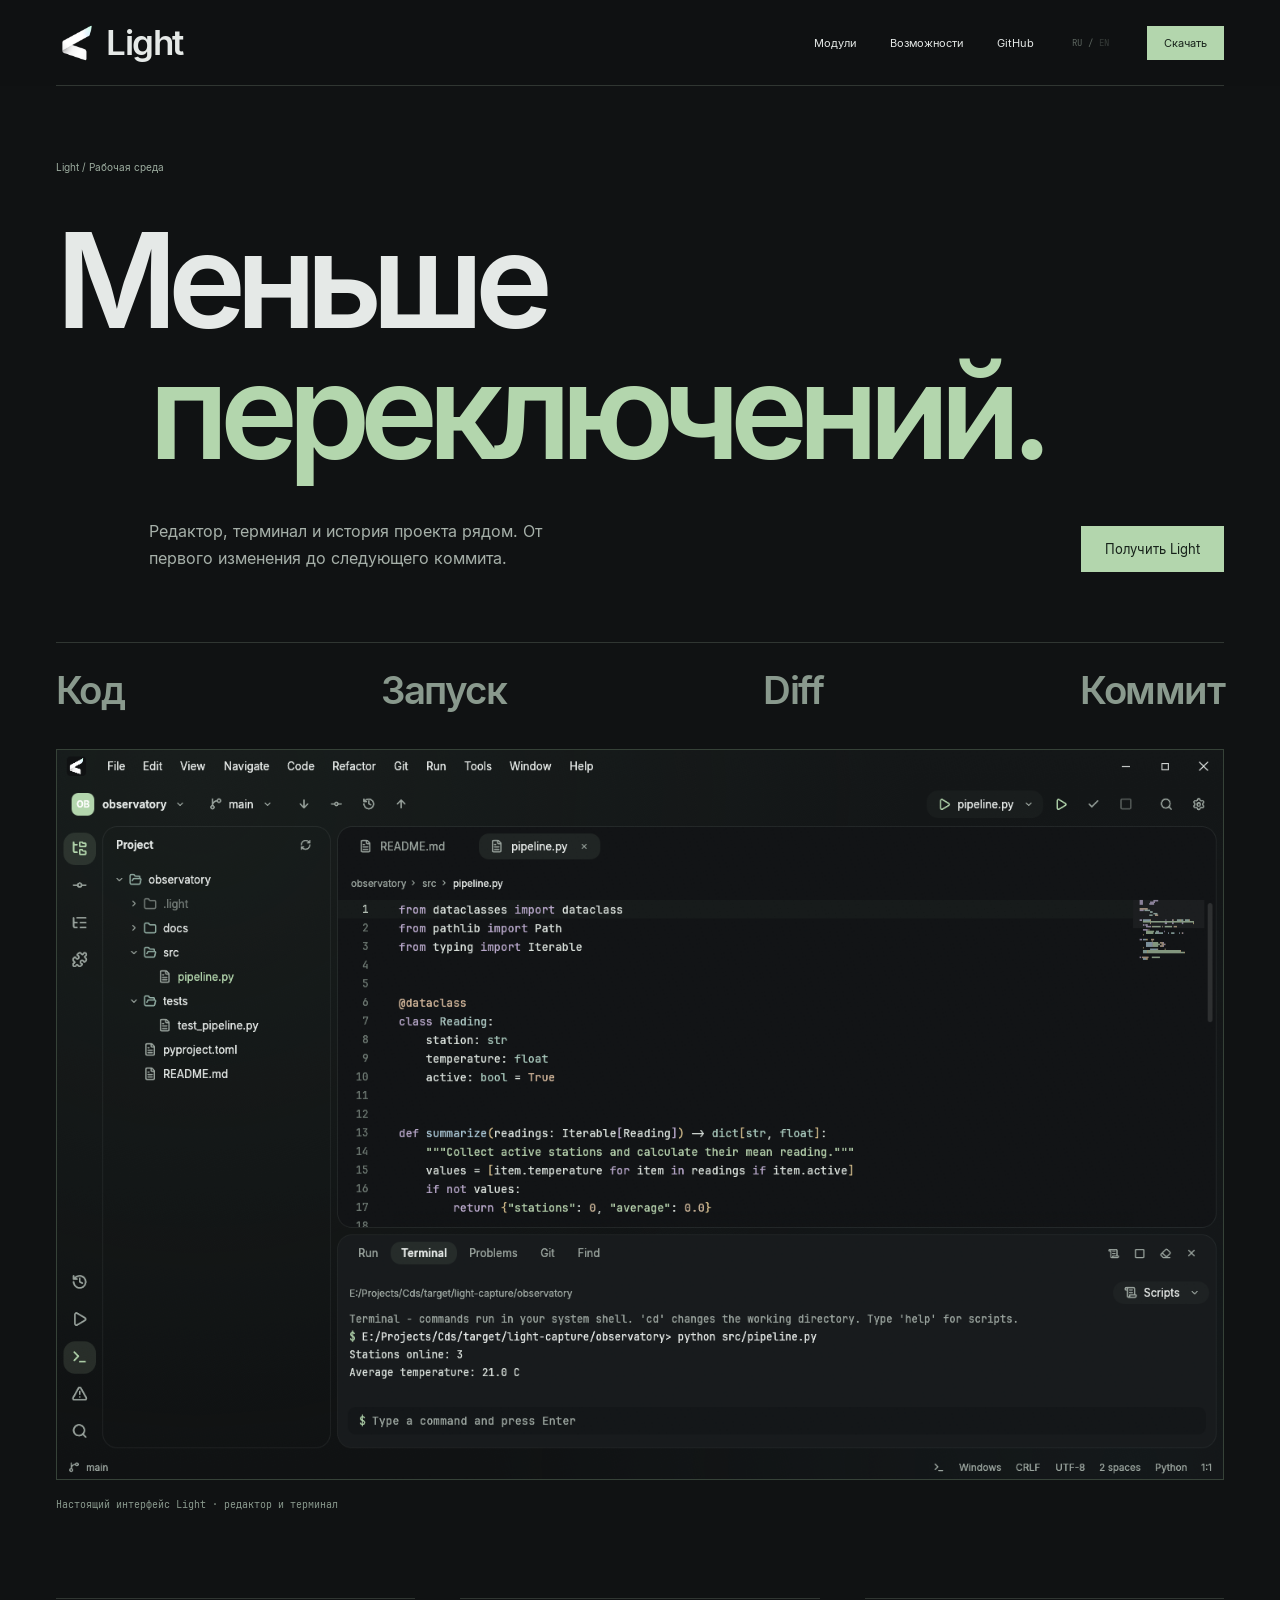
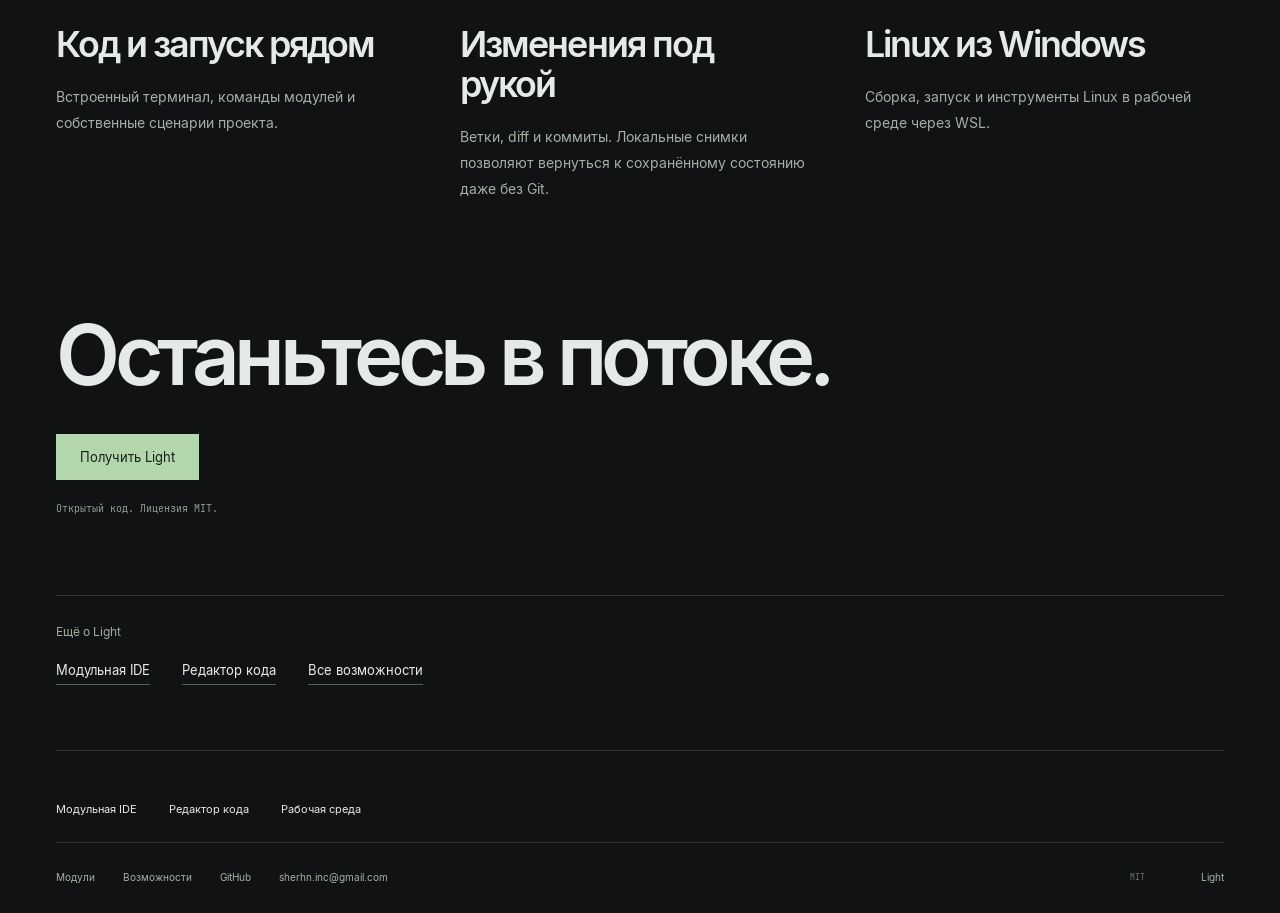
<file: workspace/index.html>
<!doctype html><html lang="ru" prefix="og: https://ogp.me/ns#"><head><meta charset="utf-8"><meta name="viewport" content="width=device-width,initial-scale=1"><meta name="theme-color" content="#101213"><title>Light IDE — Git, терминал и Linux через WSL в одной среде</title><meta name="description" content="От редактирования до коммита в Light: встроенный Git, терминал, локальные снимки, сценарии запуска и Linux через WSL на Windows."><meta name="robots" content="index,follow,max-image-preview:large"><link rel="canonical" href="https://getlight.sherhn.space/workspace/"><link rel="alternate" hreflang="ru" href="https://getlight.sherhn.space/workspace/"><link rel="alternate" hreflang="en" href="https://getlight.sherhn.space/en/workspace/"><link rel="alternate" hreflang="x-default" href="https://getlight.sherhn.space/en/workspace/"><meta property="og:site_name" content="Light"><meta property="og:type" content="website"><meta property="og:locale" content="ru_RU"><meta property="og:locale:alternate" content="en_US"><meta property="og:title" content="Light IDE — Git, терминал и Linux через WSL в одной среде"><meta property="og:description" content="От редактирования до коммита в Light: встроенный Git, терминал, локальные снимки, сценарии запуска и Linux через WSL на Windows."><meta property="og:url" content="https://getlight.sherhn.space/workspace/"><meta property="og:image" content="https://getlight.sherhn.space/assets/og-workspace-ru.png"><meta property="og:image:type" content="image/png"><meta property="og:image:width" content="1200"><meta property="og:image:height" content="630"><meta property="og:image:alt" content="Light IDE — Git, терминал и Linux через WSL в одной среде"><meta name="twitter:card" content="summary_large_image"><meta name="twitter:title" content="Light IDE — Git, терминал и Linux через WSL в одной среде"><meta name="twitter:description" content="От редактирования до коммита в Light: встроенный Git, терминал, локальные снимки, сценарии запуска и Linux через WSL на Windows."><meta name="twitter:image" content="https://getlight.sherhn.space/assets/og-workspace-ru.png"><meta name="twitter:image:alt" content="Light IDE — Git, терминал и Linux через WSL в одной среде"><link rel="icon" type="image/png" href="/assets/light.png"><link rel="stylesheet" href="/styles.css"><link rel="stylesheet" href="/pages.css"><link rel="stylesheet" href="/landings.css"><script type="application/ld+json">{"@context":"https://schema.org","@graph":[{"@type":"WebSite","@id":"https://getlight.sherhn.space/#website","name":"Light","url":"https://getlight.sherhn.space/","inLanguage":["ru","en"],"publisher":{"@type":"Organization","name":"Light","email":"sherhn.inc@gmail.com"}},{"@type":"WebPage","@id":"https://getlight.sherhn.space/workspace/#page","url":"https://getlight.sherhn.space/workspace/","name":"Light IDE — Git, терминал и Linux через WSL в одной среде","description":"От редактирования до коммита в Light: встроенный Git, терминал, локальные снимки, сценарии запуска и Linux через WSL на Windows.","inLanguage":"ru","isPartOf":{"@id":"https://getlight.sherhn.space/#website"}},{"@type":"SoftwareApplication","@id":"https://getlight.sherhn.space/#software","name":"Light","url":"https://getlight.sherhn.space/","applicationCategory":"DeveloperApplication","operatingSystem":"Windows 10, Windows 11, macOS 15, Linux","isAccessibleForFree":true,"license":"https://opensource.org/license/mit","featureList":["Language modules","Git","Terminal","Local snapshots","Linux through WSL"]},{"@type":"BreadcrumbList","itemListElement":[{"@type":"ListItem","position":1,"name":"Главная","item":"https://getlight.sherhn.space/"},{"@type":"ListItem","position":2,"name":"Light IDE — Git, терминал и Linux через WSL в одной среде","item":"https://getlight.sherhn.space/workspace/"}]}]}</script><script src="/pages.js" defer></script><script defer src="https://stats.sherhn.space/script.js" data-website-id="4b2095de-6355-4950-8741-c8b2b0ecebef"></script></head><body><a class="skip" href="#main">К содержимому</a><header class="header"><div class="wrap header-inner"><a class="wordmark" href="/" aria-label="Light"><img class="brand-mark" src="/assets/light-128.png" width="42" height="42" alt=""><span>Light</span></a><nav aria-label="Навигация"><a href="/modules/" >Модули</a><a href="/features/" >Возможности</a><a data-umami-event="github" href="https://github.com/sherhn/Light">GitHub</a></nav><div class="language" role="group" aria-label="Язык"><a data-umami-event="language-switch" href="/workspace/" lang="ru" hreflang="ru" aria-current="true">RU</a><span>/</span><a data-umami-event="language-switch" href="/en/workspace/" lang="en" hreflang="en" >EN</a></div><a data-umami-event="download-section" class="header-start" href="/#download">Скачать</a></div></header><div class="mobile-nav wrap"><a href="/modules/" >Модули</a><a href="/features/" >Возможности</a></div><main id="main" class="landing landing-workspace"><section class="wrap landing-hero"><p class="eyebrow">Light / Рабочая среда</p><h1><span>Меньше</span><em>переключений.</em></h1><div class="landing-baseline"><p>Редактор, терминал и история проекта рядом. От первого изменения до следующего коммита.</p><a data-umami-event="download-section" class="landing-cta" href="/#download">Получить Light</a></div></section><div class="wrap landing-motif" aria-hidden="true"><span>Код</span><span>Запуск</span><span>Diff</span><span>Коммит</span></div><figure class="wrap landing-screen"><div><img src="/assets/light-studio-dark.png" alt="Редактор и встроенный терминал в тёмной теме Light" width="1440" height="900" fetchpriority="high"></div><figcaption>Настоящий интерфейс Light · редактор и терминал</figcaption></figure><section class="wrap landing-benefits" aria-label="Преимущества"><article><h2>Код и запуск рядом</h2><p>Встроенный терминал, команды модулей и собственные сценарии проекта.</p></article><article><h2>Изменения под рукой</h2><p>Ветки, diff и коммиты. Локальные снимки позволяют вернуться к сохранённому состоянию даже без Git.</p></article><article><h2>Linux из Windows</h2><p>Сборка, запуск и инструменты Linux в рабочей среде через WSL.</p></article></section><section class="wrap landing-end"><h2>Останьтесь в потоке.</h2><a data-umami-event="download-section" class="landing-cta" href="/#download">Получить Light</a><p>Открытый код. Лицензия MIT.</p></section><aside class="wrap landing-related"><p class="eyebrow">Ещё о Light</p><div><a href="/modular/">Модульная IDE</a><a href="/editor/">Редактор кода</a><a href="/features/">Все возможности</a></div></aside></main><footer class="footer wrap"><div class="landing-links" aria-label="Подробнее о Light"><a href="/modular/">Модульная IDE</a><a href="/editor/">Редактор кода</a><a href="/workspace/">Рабочая среда</a></div><div class="footer-top"><a href="/modules/">Модули</a><a href="/features/">Возможности</a><a data-umami-event="github" href="https://github.com/sherhn/Light">GitHub</a><a data-umami-event="contact" class="contact" href="mailto:sherhn.inc@gmail.com">sherhn.inc@gmail.com</a><span>MIT</span><a href="/">Light</a></div></footer></body></html>
</file>
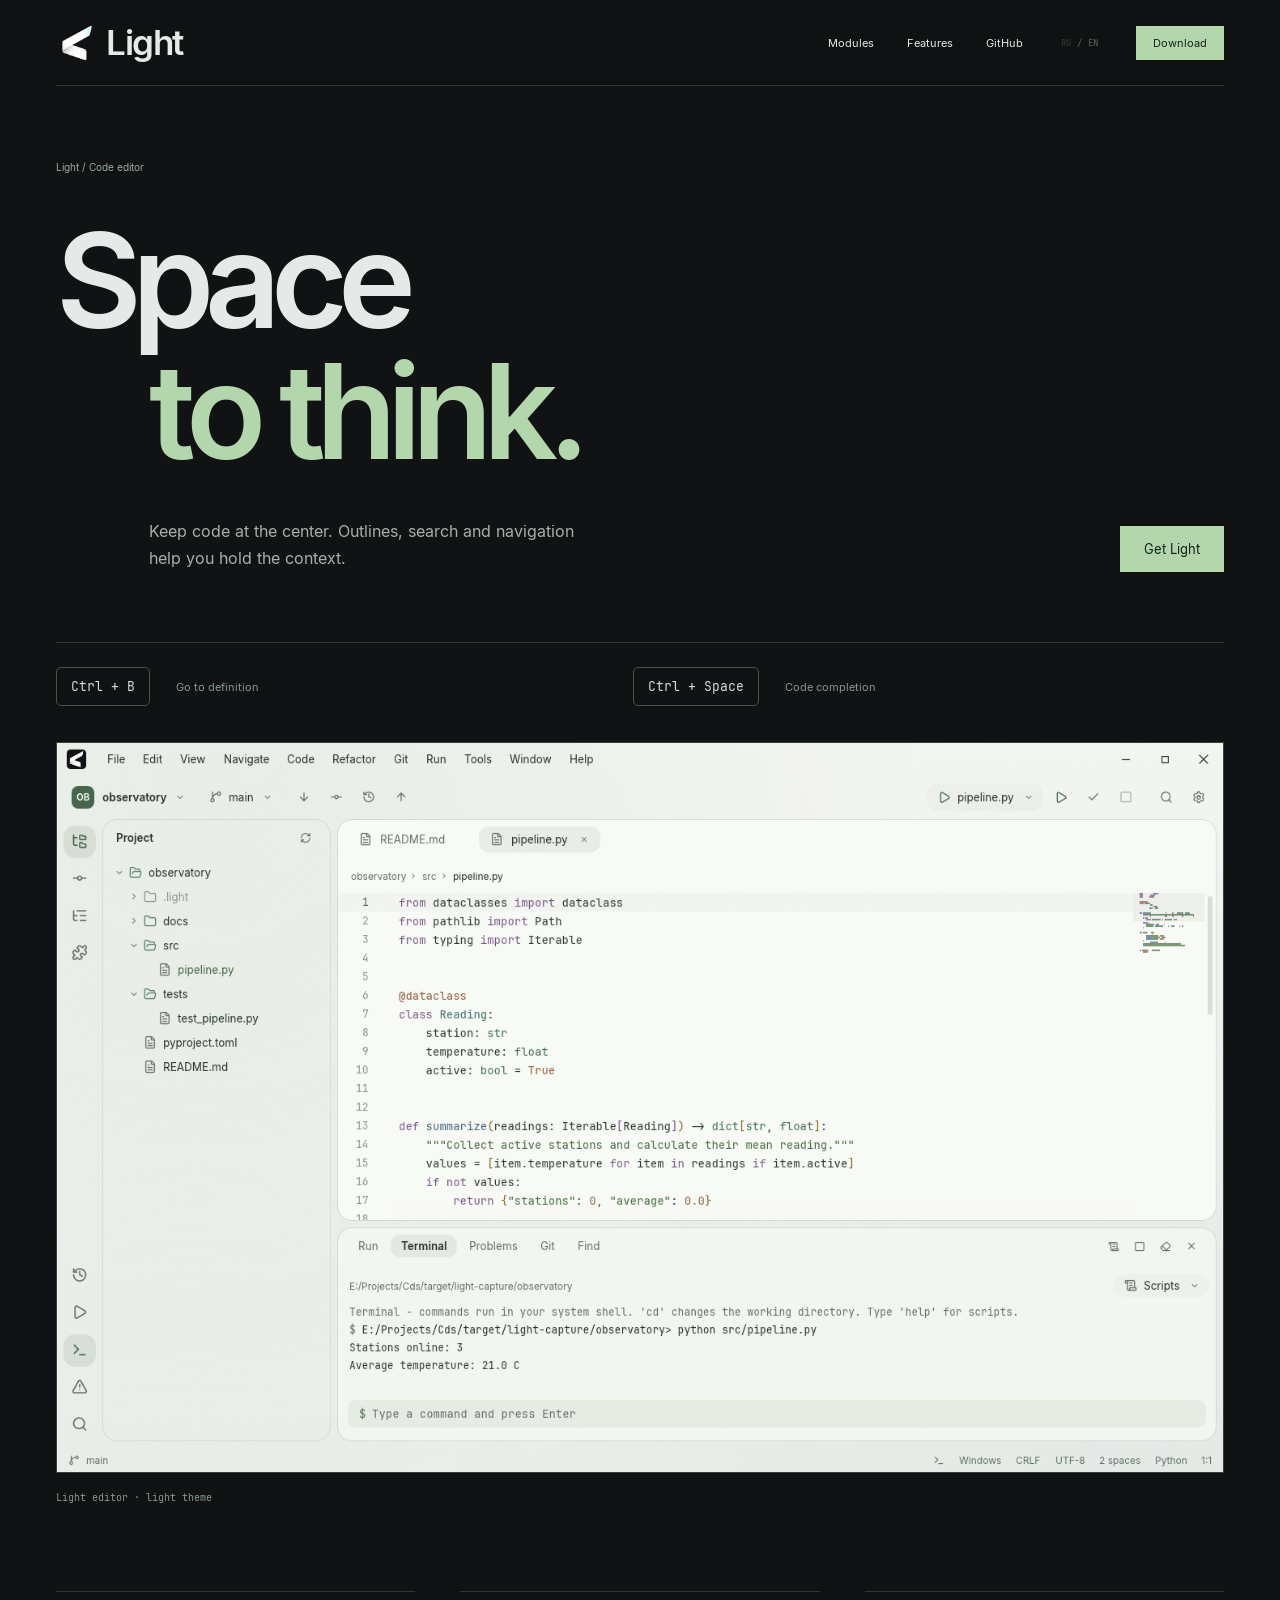
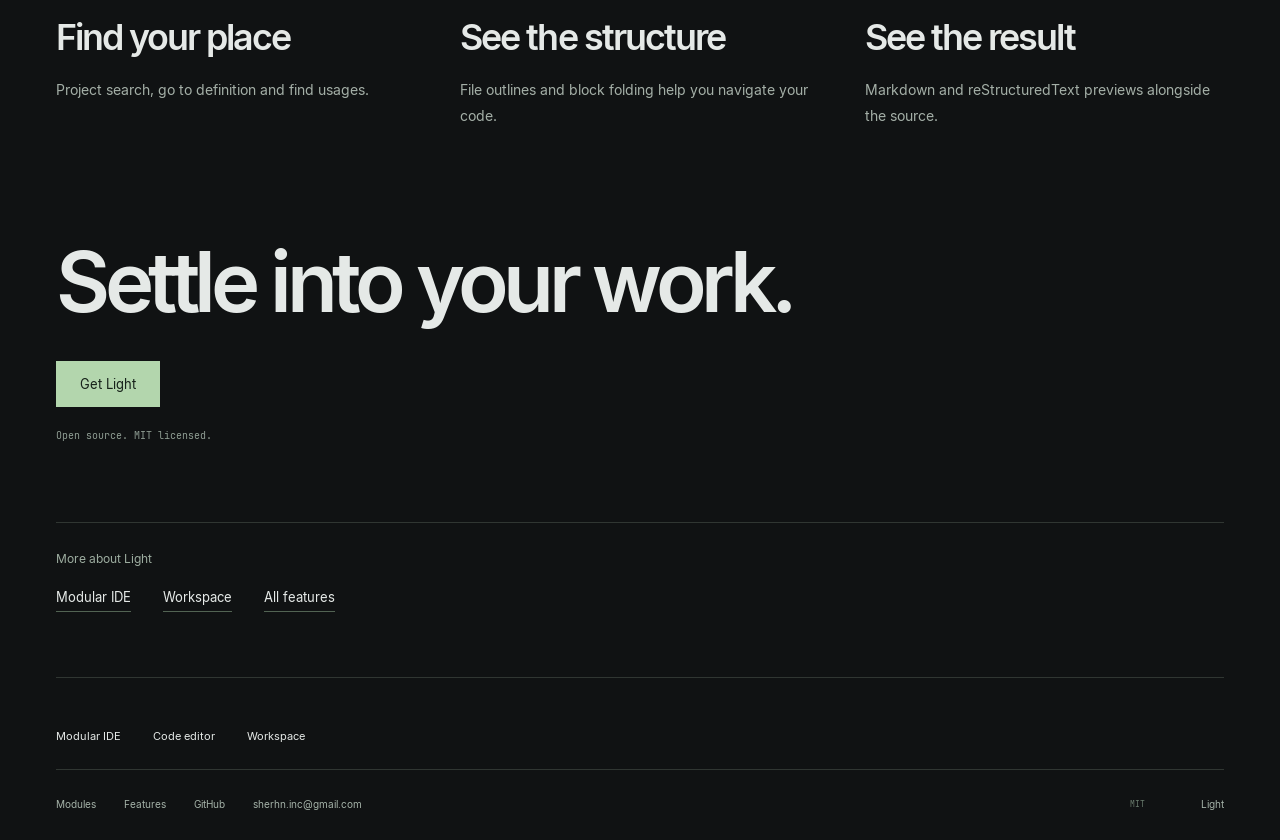
<file: en/editor/index.html>
<!doctype html><html lang="en" prefix="og: https://ogp.me/ns#"><head><meta charset="utf-8"><meta name="viewport" content="width=device-width,initial-scale=1"><meta name="theme-color" content="#101213"><title>Light code editor — navigation, outlines and document preview</title><meta name="description" content="Edit code in Light with project search, go to definition, file outlines, block folding and side-by-side Markdown and reStructuredText preview."><meta name="robots" content="index,follow,max-image-preview:large"><link rel="canonical" href="https://getlight.sherhn.space/en/editor/"><link rel="alternate" hreflang="ru" href="https://getlight.sherhn.space/editor/"><link rel="alternate" hreflang="en" href="https://getlight.sherhn.space/en/editor/"><link rel="alternate" hreflang="x-default" href="https://getlight.sherhn.space/en/editor/"><meta property="og:site_name" content="Light"><meta property="og:type" content="website"><meta property="og:locale" content="en_US"><meta property="og:locale:alternate" content="ru_RU"><meta property="og:title" content="Light code editor — navigation, outlines and document preview"><meta property="og:description" content="Edit code in Light with project search, go to definition, file outlines, block folding and side-by-side Markdown and reStructuredText preview."><meta property="og:url" content="https://getlight.sherhn.space/en/editor/"><meta property="og:image" content="https://getlight.sherhn.space/assets/og-editor-en.png"><meta property="og:image:type" content="image/png"><meta property="og:image:width" content="1200"><meta property="og:image:height" content="630"><meta property="og:image:alt" content="Light code editor — navigation, outlines and document preview"><meta name="twitter:card" content="summary_large_image"><meta name="twitter:title" content="Light code editor — navigation, outlines and document preview"><meta name="twitter:description" content="Edit code in Light with project search, go to definition, file outlines, block folding and side-by-side Markdown and reStructuredText preview."><meta name="twitter:image" content="https://getlight.sherhn.space/assets/og-editor-en.png"><meta name="twitter:image:alt" content="Light code editor — navigation, outlines and document preview"><link rel="icon" type="image/png" href="/assets/light.png"><link rel="stylesheet" href="/styles.css"><link rel="stylesheet" href="/pages.css"><link rel="stylesheet" href="/landings.css"><script type="application/ld+json">{"@context":"https://schema.org","@graph":[{"@type":"WebSite","@id":"https://getlight.sherhn.space/#website","name":"Light","url":"https://getlight.sherhn.space/","inLanguage":["ru","en"],"publisher":{"@type":"Organization","name":"Light","email":"sherhn.inc@gmail.com"}},{"@type":"WebPage","@id":"https://getlight.sherhn.space/en/editor/#page","url":"https://getlight.sherhn.space/en/editor/","name":"Light code editor — navigation, outlines and document preview","description":"Edit code in Light with project search, go to definition, file outlines, block folding and side-by-side Markdown and reStructuredText preview.","inLanguage":"en","isPartOf":{"@id":"https://getlight.sherhn.space/#website"}},{"@type":"SoftwareApplication","@id":"https://getlight.sherhn.space/#software","name":"Light","url":"https://getlight.sherhn.space/","applicationCategory":"DeveloperApplication","operatingSystem":"Windows 10, Windows 11, macOS 15, Linux","isAccessibleForFree":true,"license":"https://opensource.org/license/mit","featureList":["Language modules","Git","Terminal","Local snapshots","Linux through WSL"]},{"@type":"BreadcrumbList","itemListElement":[{"@type":"ListItem","position":1,"name":"Home","item":"https://getlight.sherhn.space/en/"},{"@type":"ListItem","position":2,"name":"Light code editor — navigation, outlines and document preview","item":"https://getlight.sherhn.space/en/editor/"}]}]}</script><script src="/pages.js" defer></script><script defer src="https://stats.sherhn.space/script.js" data-website-id="4b2095de-6355-4950-8741-c8b2b0ecebef"></script></head><body><a class="skip" href="#main">Skip to content</a><header class="header"><div class="wrap header-inner"><a class="wordmark" href="/en/" aria-label="Light"><img class="brand-mark" src="/assets/light-128.png" width="42" height="42" alt=""><span>Light</span></a><nav aria-label="Navigation"><a href="/en/modules/" >Modules</a><a href="/en/features/" >Features</a><a data-umami-event="github" href="https://github.com/sherhn/Light">GitHub</a></nav><div class="language" role="group" aria-label="Language"><a data-umami-event="language-switch" href="/editor/" lang="ru" hreflang="ru" >RU</a><span>/</span><a data-umami-event="language-switch" href="/en/editor/" lang="en" hreflang="en" aria-current="true">EN</a></div><a data-umami-event="download-section" class="header-start" href="/en/#download">Download</a></div></header><div class="mobile-nav wrap"><a href="/en/modules/" >Modules</a><a href="/en/features/" >Features</a></div><main id="main" class="landing landing-editor"><section class="wrap landing-hero"><p class="eyebrow">Light / Code editor</p><h1><span>Space</span><em>to think.</em></h1><div class="landing-baseline"><p>Keep code at the center. Outlines, search and navigation help you hold the context.</p><a data-umami-event="download-section" class="landing-cta" href="/en/#download">Get Light</a></div></section><div class="wrap landing-motif" aria-hidden="true"><span>Ctrl + B</span><span>Go to definition</span><span>Ctrl + Space</span><span>Code completion</span></div><figure class="wrap landing-screen"><div><img src="/assets/light-studio-light.png" alt="Light editor in the light theme with a real project" width="1440" height="900" fetchpriority="high"></div><figcaption>Light editor · light theme</figcaption></figure><section class="wrap landing-benefits" aria-label="Benefits"><article><h2>Find your place</h2><p>Project search, go to definition and find usages.</p></article><article><h2>See the structure</h2><p>File outlines and block folding help you navigate your code.</p></article><article><h2>See the result</h2><p>Markdown and reStructuredText previews alongside the source.</p></article></section><section class="wrap landing-end"><h2>Settle into your work.</h2><a data-umami-event="download-section" class="landing-cta" href="/en/#download">Get Light</a><p>Open source. MIT licensed.</p></section><aside class="wrap landing-related"><p class="eyebrow">More about Light</p><div><a href="/en/modular/">Modular IDE</a><a href="/en/workspace/">Workspace</a><a href="/en/features/">All features</a></div></aside></main><footer class="footer wrap"><div class="landing-links" aria-label="Explore Light"><a href="/en/modular/">Modular IDE</a><a href="/en/editor/">Code editor</a><a href="/en/workspace/">Workspace</a></div><div class="footer-top"><a href="/en/modules/">Modules</a><a href="/en/features/">Features</a><a data-umami-event="github" href="https://github.com/sherhn/Light">GitHub</a><a data-umami-event="contact" class="contact" href="mailto:sherhn.inc@gmail.com">sherhn.inc@gmail.com</a><span>MIT</span><a href="/en/">Light</a></div></footer></body></html>
</file>
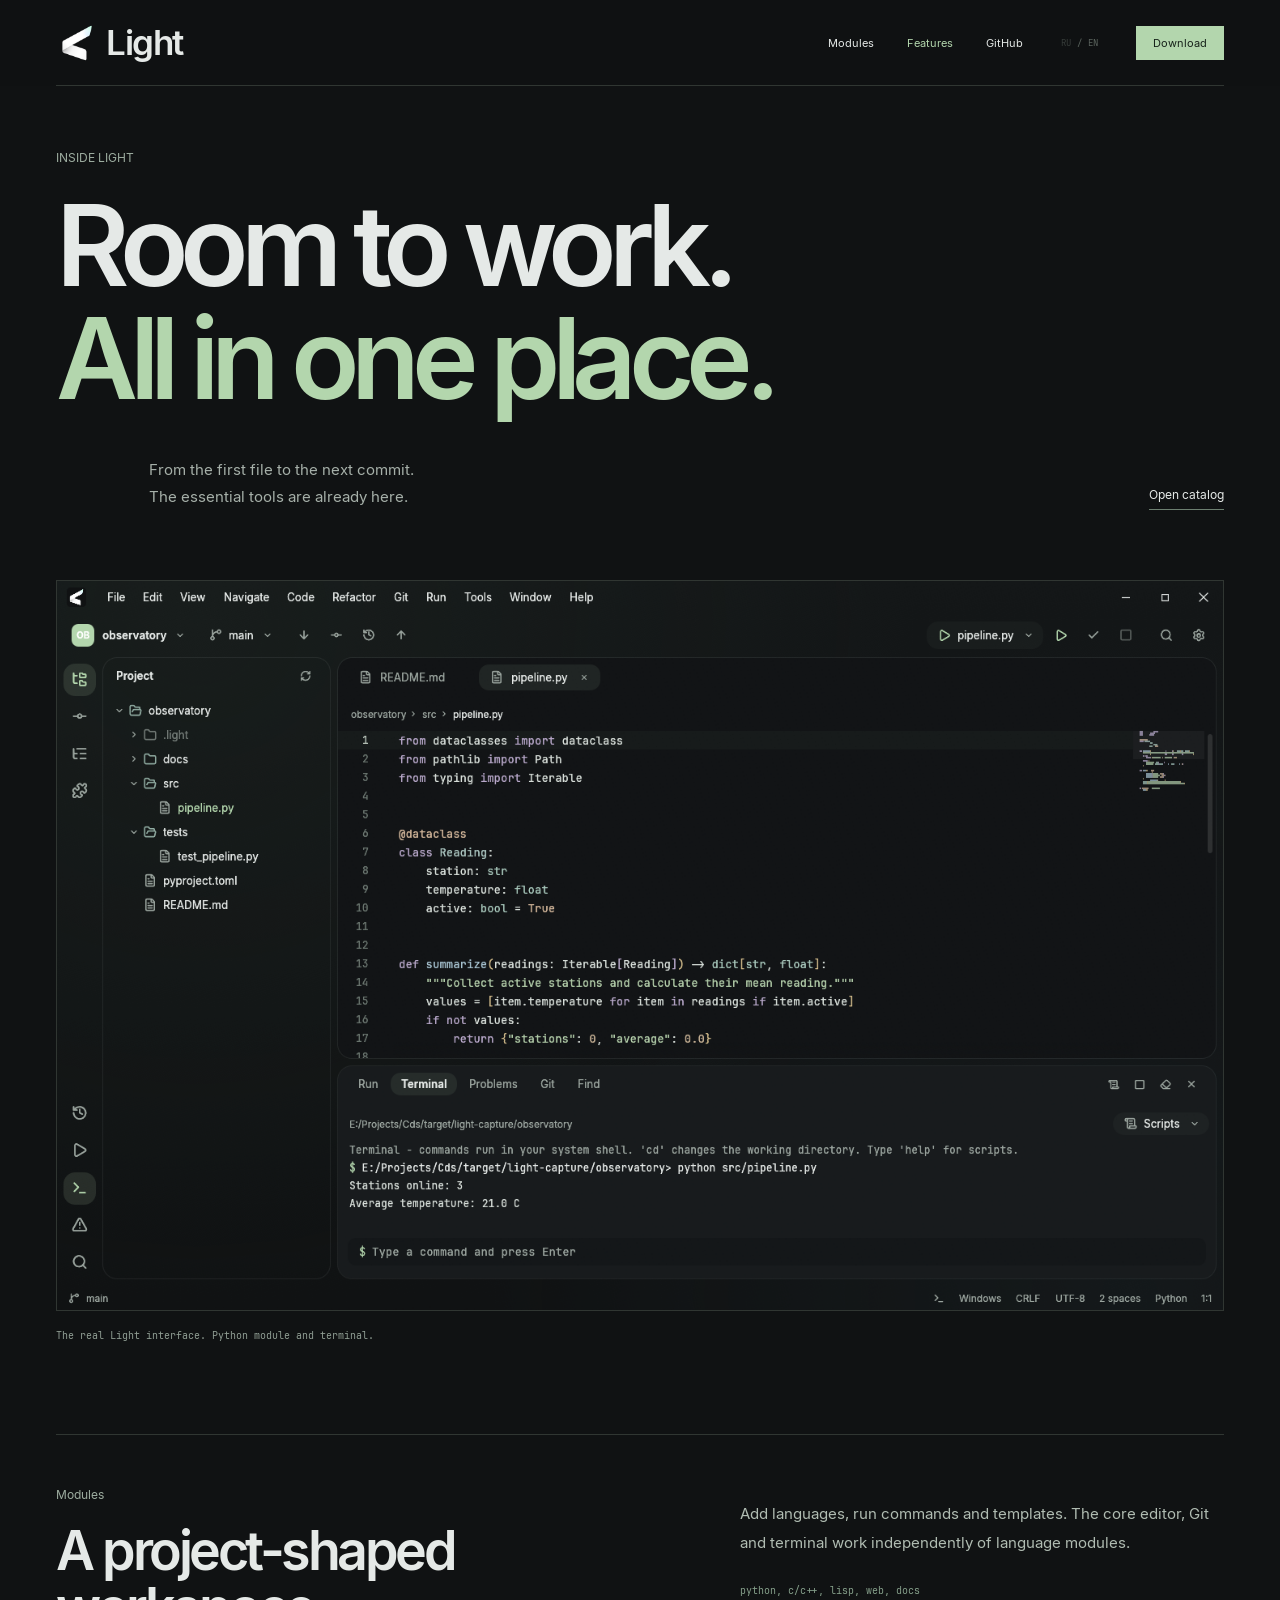
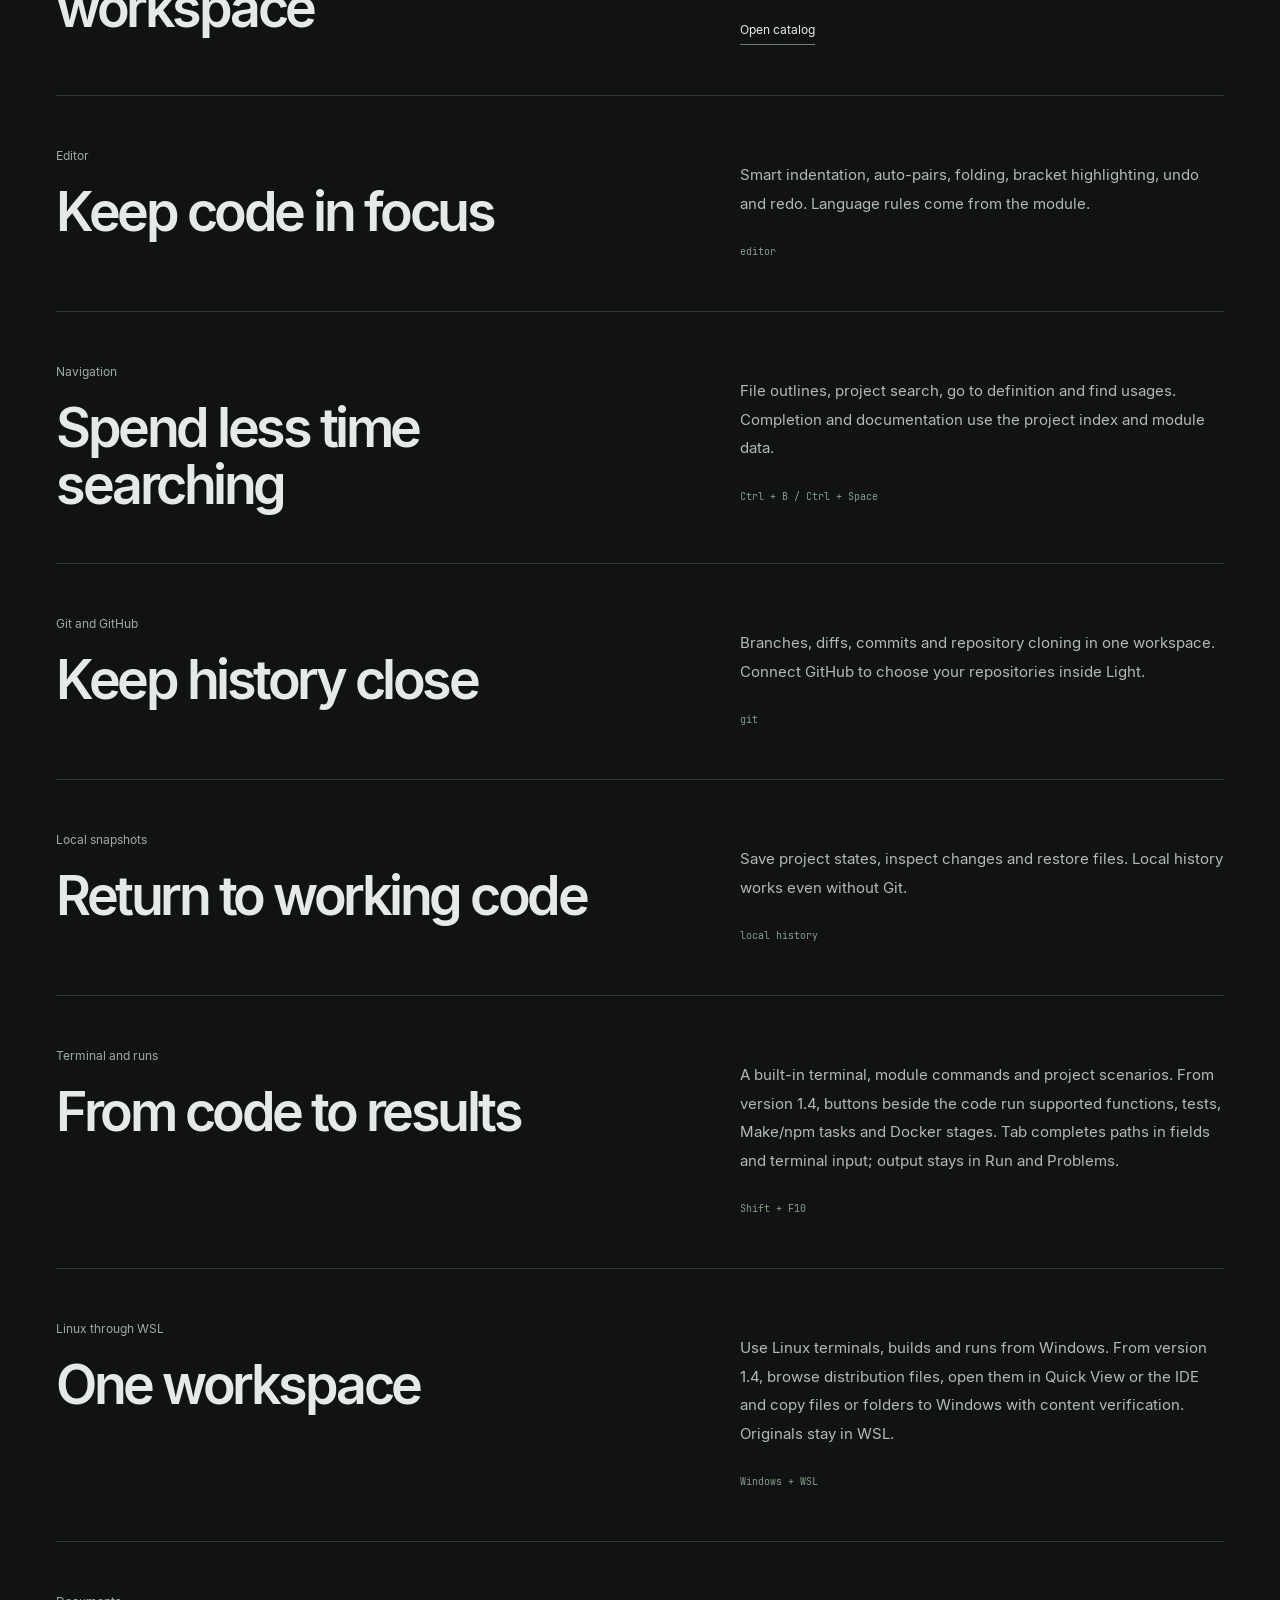
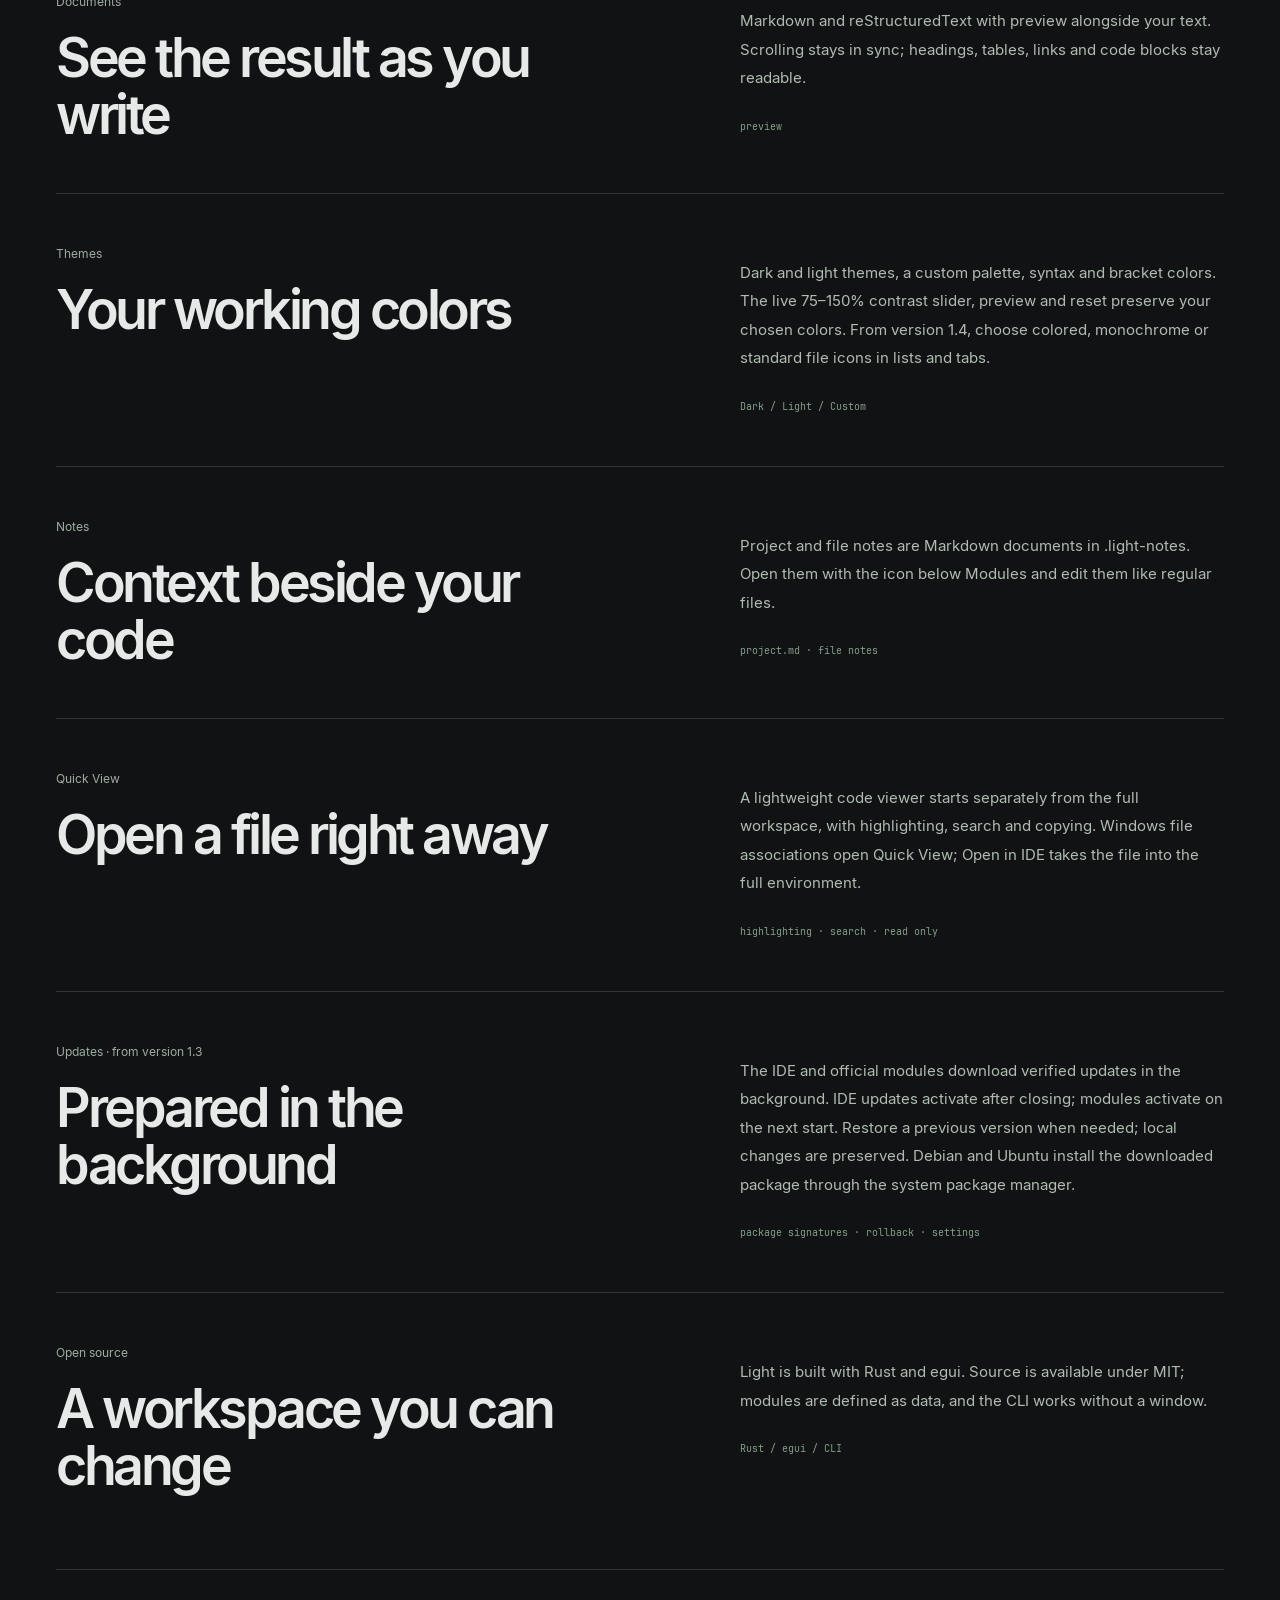
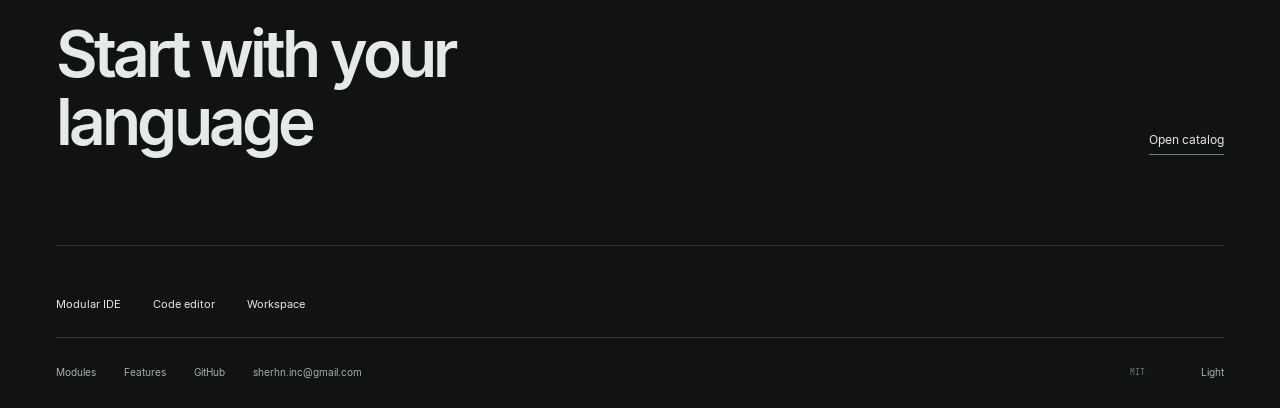
<file: en/features/index.html>
<!doctype html><html lang="en" prefix="og: https://ogp.me/ns#"><head><meta charset="utf-8"><meta name="viewport" content="width=device-width,initial-scale=1"><meta name="theme-color" content="#101213"><title>Light IDE features — editor, Git, terminal and WSL</title><meta name="description" content="Explore Light: a modular code editor, project navigation, Git, local snapshots, a terminal, run scenarios, WSL and customizable themes."><meta name="robots" content="index,follow,max-image-preview:large"><link rel="canonical" href="https://getlight.sherhn.space/en/features/"><link rel="alternate" hreflang="ru" href="https://getlight.sherhn.space/features/"><link rel="alternate" hreflang="en" href="https://getlight.sherhn.space/en/features/"><link rel="alternate" hreflang="x-default" href="https://getlight.sherhn.space/en/features/"><meta property="og:site_name" content="Light"><meta property="og:type" content="website"><meta property="og:locale" content="en_US"><meta property="og:locale:alternate" content="ru_RU"><meta property="og:title" content="Light IDE features — editor, Git, terminal and WSL"><meta property="og:description" content="Explore Light: a modular code editor, project navigation, Git, local snapshots, a terminal, run scenarios, WSL and customizable themes."><meta property="og:url" content="https://getlight.sherhn.space/en/features/"><meta property="og:image" content="https://getlight.sherhn.space/assets/og-features-en.png"><meta property="og:image:type" content="image/png"><meta property="og:image:width" content="1200"><meta property="og:image:height" content="630"><meta property="og:image:alt" content="Light IDE features — editor, Git, terminal and WSL"><meta name="twitter:card" content="summary_large_image"><meta name="twitter:title" content="Light IDE features — editor, Git, terminal and WSL"><meta name="twitter:description" content="Explore Light: a modular code editor, project navigation, Git, local snapshots, a terminal, run scenarios, WSL and customizable themes."><meta name="twitter:image" content="https://getlight.sherhn.space/assets/og-features-en.png"><meta name="twitter:image:alt" content="Light IDE features — editor, Git, terminal and WSL"><link rel="icon" type="image/png" href="/assets/light.png"><link rel="stylesheet" href="/styles.css"><link rel="stylesheet" href="/pages.css"><link rel="stylesheet" href="/landings.css"><script type="application/ld+json">{"@context":"https://schema.org","@graph":[{"@type":"WebSite","@id":"https://getlight.sherhn.space/#website","name":"Light","url":"https://getlight.sherhn.space/","inLanguage":["ru","en"],"publisher":{"@type":"Organization","name":"Light","email":"sherhn.inc@gmail.com"}},{"@type":"WebPage","@id":"https://getlight.sherhn.space/en/features/#page","url":"https://getlight.sherhn.space/en/features/","name":"Light IDE features — editor, Git, terminal and WSL","description":"Explore Light: a modular code editor, project navigation, Git, local snapshots, a terminal, run scenarios, WSL and customizable themes.","inLanguage":"en","isPartOf":{"@id":"https://getlight.sherhn.space/#website"}},{"@type":"SoftwareApplication","@id":"https://getlight.sherhn.space/#software","name":"Light","url":"https://getlight.sherhn.space/","applicationCategory":"DeveloperApplication","operatingSystem":"Windows 10, Windows 11, macOS 15, Linux","isAccessibleForFree":true,"license":"https://opensource.org/license/mit","featureList":["Language modules","Git","Terminal","Local snapshots","Linux through WSL"]},{"@type":"BreadcrumbList","itemListElement":[{"@type":"ListItem","position":1,"name":"Home","item":"https://getlight.sherhn.space/en/"},{"@type":"ListItem","position":2,"name":"Light IDE features — editor, Git, terminal and WSL","item":"https://getlight.sherhn.space/en/features/"}]}]}</script><script src="/pages.js" defer></script><script defer src="https://stats.sherhn.space/script.js" data-website-id="4b2095de-6355-4950-8741-c8b2b0ecebef"></script></head><body><a class="skip" href="#main">Skip to content</a><header class="header"><div class="wrap header-inner"><a class="wordmark" href="/en/" aria-label="Light"><img class="brand-mark" src="/assets/light-128.png" width="42" height="42" alt=""><span>Light</span></a><nav aria-label="Navigation"><a href="/en/modules/" >Modules</a><a href="/en/features/" aria-current="page">Features</a><a data-umami-event="github" href="https://github.com/sherhn/Light">GitHub</a></nav><div class="language" role="group" aria-label="Language"><a data-umami-event="language-switch" href="/features/" lang="ru" hreflang="ru" >RU</a><span>/</span><a data-umami-event="language-switch" href="/en/features/" lang="en" hreflang="en" aria-current="true">EN</a></div><a data-umami-event="download-section" class="header-start" href="/en/#download">Download</a></div></header><div class="mobile-nav wrap"><a href="/en/modules/" >Modules</a><a href="/en/features/" aria-current="page">Features</a></div><main id="main" class="wrap inner-page"><section class="page-intro"><p class="eyebrow">INSIDE LIGHT</p><h1>Room to work.<br><em>All in one place.</em></h1><div class="intro-bottom"><p>From the first file to the next commit.<br>The essential tools are already here.</p><a class="text-link" href="/en/modules/">Open catalog</a></div></section><figure class="feature-lead"><img src="/assets/light-studio-dark.png" alt="Light Python editor and integrated terminal" width="1440" height="900" fetchpriority="high"><figcaption>The real Light interface. Python module and terminal.</figcaption></figure><section class="benefit-list" aria-label="Features"><article class="benefit" id="modules"><div class="benefit-title"><p class="eyebrow">Modules</p><h2>A project-shaped workspace</h2></div><div class="benefit-copy"><p>Add languages, run commands and templates. The core editor, Git and terminal work independently of language modules.</p><span class="benefit-meta">python, c/c++, lisp, web, docs</span><a class="text-link" href="/en/modules/">Open catalog</a></div></article><article class="benefit" id="editor"><div class="benefit-title"><p class="eyebrow">Editor</p><h2>Keep code in focus</h2></div><div class="benefit-copy"><p>Smart indentation, auto-pairs, folding, bracket highlighting, undo and redo. Language rules come from the module.</p><span class="benefit-meta">editor</span></div></article><article class="benefit" id="navigation"><div class="benefit-title"><p class="eyebrow">Navigation</p><h2>Spend less time searching</h2></div><div class="benefit-copy"><p>File outlines, project search, go to definition and find usages. Completion and documentation use the project index and module data.</p><span class="benefit-meta">Ctrl + B / Ctrl + Space</span></div></article><article class="benefit" id="git"><div class="benefit-title"><p class="eyebrow">Git and GitHub</p><h2>Keep history close</h2></div><div class="benefit-copy"><p>Branches, diffs, commits and repository cloning in one workspace. Connect GitHub to choose your repositories inside Light.</p><span class="benefit-meta">git</span></div></article><article class="benefit" id="history"><div class="benefit-title"><p class="eyebrow">Local snapshots</p><h2>Return to working code</h2></div><div class="benefit-copy"><p>Save project states, inspect changes and restore files. Local history works even without Git.</p><span class="benefit-meta">local history</span></div></article><article class="benefit" id="terminal"><div class="benefit-title"><p class="eyebrow">Terminal and runs</p><h2>From code to results</h2></div><div class="benefit-copy"><p>A built-in terminal, module commands and project scenarios. From version 1.4, buttons beside the code run supported functions, tests, Make/npm tasks and Docker stages. Tab completes paths in fields and terminal input; output stays in Run and Problems.</p><span class="benefit-meta">Shift + F10</span></div></article><article class="benefit" id="wsl"><div class="benefit-title"><p class="eyebrow">Linux through WSL</p><h2>One workspace</h2></div><div class="benefit-copy"><p>Use Linux terminals, builds and runs from Windows. From version 1.4, browse distribution files, open them in Quick View or the IDE and copy files or folders to Windows with content verification. Originals stay in WSL.</p><span class="benefit-meta">Windows + WSL</span></div></article><article class="benefit" id="documents"><div class="benefit-title"><p class="eyebrow">Documents</p><h2>See the result as you write</h2></div><div class="benefit-copy"><p>Markdown and reStructuredText with preview alongside your text. Scrolling stays in sync; headings, tables, links and code blocks stay readable.</p><span class="benefit-meta">preview</span></div></article><article class="benefit" id="themes"><div class="benefit-title"><p class="eyebrow">Themes</p><h2>Your working colors</h2></div><div class="benefit-copy"><p>Dark and light themes, a custom palette, syntax and bracket colors. The live 75–150% contrast slider, preview and reset preserve your chosen colors. From version 1.4, choose colored, monochrome or standard file icons in lists and tabs.</p><span class="benefit-meta">Dark / Light / Custom</span></div></article><article class="benefit" id="notes"><div class="benefit-title"><p class="eyebrow">Notes</p><h2>Context beside your code</h2></div><div class="benefit-copy"><p>Project and file notes are Markdown documents in .light-notes. Open them with the icon below Modules and edit them like regular files.</p><span class="benefit-meta">project.md · file notes</span></div></article><article class="benefit" id="quick-view"><div class="benefit-title"><p class="eyebrow">Quick View</p><h2>Open a file right away</h2></div><div class="benefit-copy"><p>A lightweight code viewer starts separately from the full workspace, with highlighting, search and copying. Windows file associations open Quick View; Open in IDE takes the file into the full environment.</p><span class="benefit-meta">highlighting · search · read only</span></div></article><article class="benefit" id="updates"><div class="benefit-title"><p class="eyebrow">Updates · from version 1.3</p><h2>Prepared in the background</h2></div><div class="benefit-copy"><p>The IDE and official modules download verified updates in the background. IDE updates activate after closing; modules activate on the next start. Restore a previous version when needed; local changes are preserved. Debian and Ubuntu install the downloaded package through the system package manager.</p><span class="benefit-meta">package signatures · rollback · settings</span></div></article><article class="benefit" id="source"><div class="benefit-title"><p class="eyebrow">Open source</p><h2>A workspace you can change</h2></div><div class="benefit-copy"><p>Light is built with Rust and egui. Source is available under MIT; modules are defined as data, and the CLI works without a window.</p><span class="benefit-meta">Rust / egui / CLI</span></div></article></section><div class="feature-ending"><h2>Start with your language</h2><a class="text-link" href="/en/modules/">Open catalog</a></div></main><footer class="footer wrap"><div class="landing-links" aria-label="Explore Light"><a href="/en/modular/">Modular IDE</a><a href="/en/editor/">Code editor</a><a href="/en/workspace/">Workspace</a></div><div class="footer-top"><a href="/en/modules/">Modules</a><a href="/en/features/">Features</a><a data-umami-event="github" href="https://github.com/sherhn/Light">GitHub</a><a data-umami-event="contact" class="contact" href="mailto:sherhn.inc@gmail.com">sherhn.inc@gmail.com</a><span>MIT</span><a href="/en/">Light</a></div></footer></body></html>
</file>
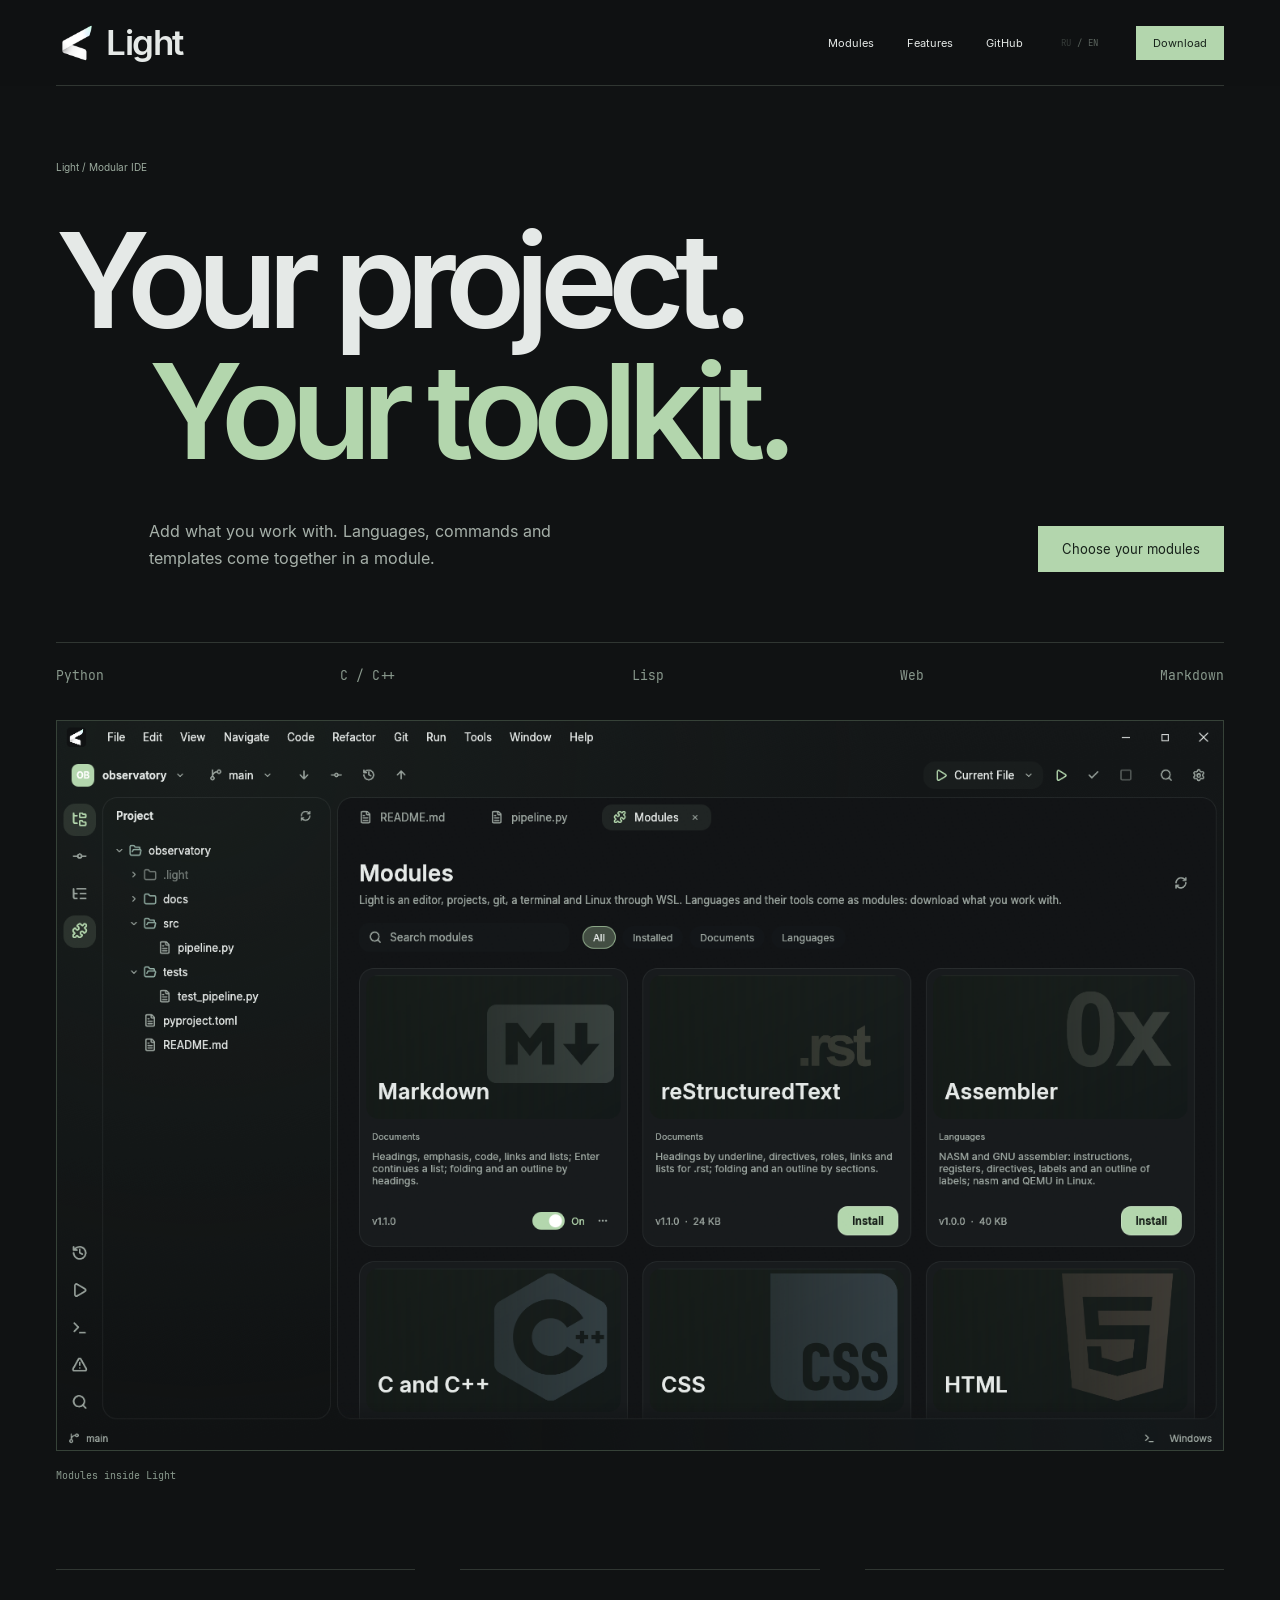
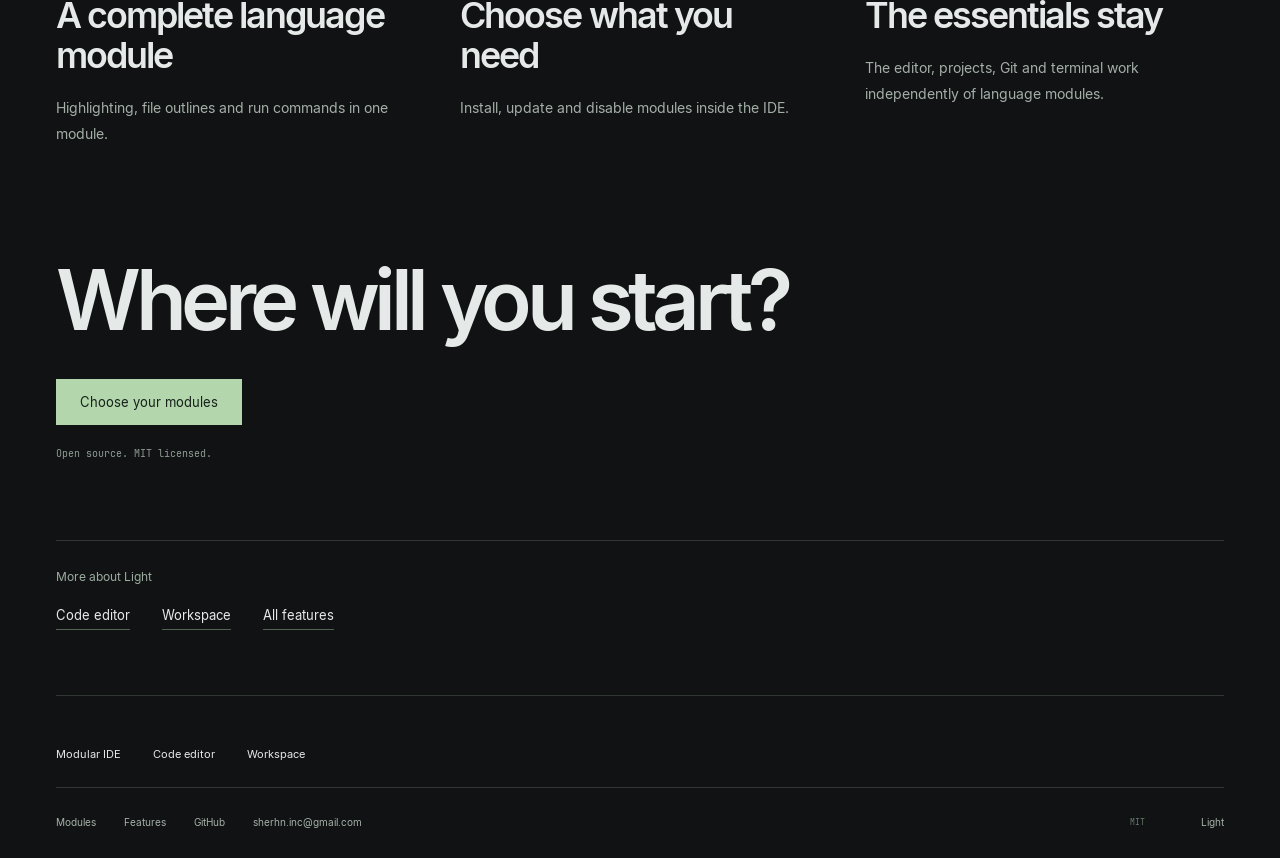
<file: en/modular/index.html>
<!doctype html><html lang="en" prefix="og: https://ogp.me/ns#"><head><meta charset="utf-8"><meta name="viewport" content="width=device-width,initial-scale=1"><meta name="theme-color" content="#101213"><title>Light modular IDE — add the languages and tools you need</title><meta name="description" content="Shape Light around your project with Python, C/C++, Lisp, web and document modules. Add languages, run commands and templates in one IDE."><meta name="robots" content="index,follow,max-image-preview:large"><link rel="canonical" href="https://getlight.sherhn.space/en/modular/"><link rel="alternate" hreflang="ru" href="https://getlight.sherhn.space/modular/"><link rel="alternate" hreflang="en" href="https://getlight.sherhn.space/en/modular/"><link rel="alternate" hreflang="x-default" href="https://getlight.sherhn.space/en/modular/"><meta property="og:site_name" content="Light"><meta property="og:type" content="website"><meta property="og:locale" content="en_US"><meta property="og:locale:alternate" content="ru_RU"><meta property="og:title" content="Light modular IDE — add the languages and tools you need"><meta property="og:description" content="Shape Light around your project with Python, C/C++, Lisp, web and document modules. Add languages, run commands and templates in one IDE."><meta property="og:url" content="https://getlight.sherhn.space/en/modular/"><meta property="og:image" content="https://getlight.sherhn.space/assets/og-modular-en.png"><meta property="og:image:type" content="image/png"><meta property="og:image:width" content="1200"><meta property="og:image:height" content="630"><meta property="og:image:alt" content="Light modular IDE — add the languages and tools you need"><meta name="twitter:card" content="summary_large_image"><meta name="twitter:title" content="Light modular IDE — add the languages and tools you need"><meta name="twitter:description" content="Shape Light around your project with Python, C/C++, Lisp, web and document modules. Add languages, run commands and templates in one IDE."><meta name="twitter:image" content="https://getlight.sherhn.space/assets/og-modular-en.png"><meta name="twitter:image:alt" content="Light modular IDE — add the languages and tools you need"><link rel="icon" type="image/png" href="/assets/light.png"><link rel="stylesheet" href="/styles.css"><link rel="stylesheet" href="/pages.css"><link rel="stylesheet" href="/landings.css"><script type="application/ld+json">{"@context":"https://schema.org","@graph":[{"@type":"WebSite","@id":"https://getlight.sherhn.space/#website","name":"Light","url":"https://getlight.sherhn.space/","inLanguage":["ru","en"],"publisher":{"@type":"Organization","name":"Light","email":"sherhn.inc@gmail.com"}},{"@type":"WebPage","@id":"https://getlight.sherhn.space/en/modular/#page","url":"https://getlight.sherhn.space/en/modular/","name":"Light modular IDE — add the languages and tools you need","description":"Shape Light around your project with Python, C/C++, Lisp, web and document modules. Add languages, run commands and templates in one IDE.","inLanguage":"en","isPartOf":{"@id":"https://getlight.sherhn.space/#website"}},{"@type":"SoftwareApplication","@id":"https://getlight.sherhn.space/#software","name":"Light","url":"https://getlight.sherhn.space/","applicationCategory":"DeveloperApplication","operatingSystem":"Windows 10, Windows 11, macOS 15, Linux","isAccessibleForFree":true,"license":"https://opensource.org/license/mit","featureList":["Language modules","Git","Terminal","Local snapshots","Linux through WSL"]},{"@type":"BreadcrumbList","itemListElement":[{"@type":"ListItem","position":1,"name":"Home","item":"https://getlight.sherhn.space/en/"},{"@type":"ListItem","position":2,"name":"Light modular IDE — add the languages and tools you need","item":"https://getlight.sherhn.space/en/modular/"}]}]}</script><script src="/pages.js" defer></script><script defer src="https://stats.sherhn.space/script.js" data-website-id="4b2095de-6355-4950-8741-c8b2b0ecebef"></script></head><body><a class="skip" href="#main">Skip to content</a><header class="header"><div class="wrap header-inner"><a class="wordmark" href="/en/" aria-label="Light"><img class="brand-mark" src="/assets/light-128.png" width="42" height="42" alt=""><span>Light</span></a><nav aria-label="Navigation"><a href="/en/modules/" >Modules</a><a href="/en/features/" >Features</a><a data-umami-event="github" href="https://github.com/sherhn/Light">GitHub</a></nav><div class="language" role="group" aria-label="Language"><a data-umami-event="language-switch" href="/modular/" lang="ru" hreflang="ru" >RU</a><span>/</span><a data-umami-event="language-switch" href="/en/modular/" lang="en" hreflang="en" aria-current="true">EN</a></div><a data-umami-event="download-section" class="header-start" href="/en/#download">Download</a></div></header><div class="mobile-nav wrap"><a href="/en/modules/" >Modules</a><a href="/en/features/" >Features</a></div><main id="main" class="landing landing-modular"><section class="wrap landing-hero"><p class="eyebrow">Light / Modular IDE</p><h1><span>Your project.</span><em>Your toolkit.</em></h1><div class="landing-baseline"><p>Add what you work with. Languages, commands and templates come together in a module.</p><a class="landing-cta" href="/en/modules/">Choose your modules</a></div></section><div class="wrap landing-motif" aria-hidden="true"><span>Python</span><span>C / C++</span><span>Lisp</span><span>Web</span><span>Markdown</span></div><figure class="wrap landing-screen"><div><img src="/assets/light-studio-modules.png" alt="Language module catalog inside Light" width="1440" height="900" fetchpriority="high"></div><figcaption>Modules inside Light</figcaption></figure><section class="wrap landing-benefits" aria-label="Benefits"><article><h2>A complete language module</h2><p>Highlighting, file outlines and run commands in one module.</p></article><article><h2>Choose what you need</h2><p>Install, update and disable modules inside the IDE.</p></article><article><h2>The essentials stay</h2><p>The editor, projects, Git and terminal work independently of language modules.</p></article></section><section class="wrap landing-end"><h2>Where will you start?</h2><a class="landing-cta" href="/en/modules/">Choose your modules</a><p>Open source. MIT licensed.</p></section><aside class="wrap landing-related"><p class="eyebrow">More about Light</p><div><a href="/en/editor/">Code editor</a><a href="/en/workspace/">Workspace</a><a href="/en/features/">All features</a></div></aside></main><footer class="footer wrap"><div class="landing-links" aria-label="Explore Light"><a href="/en/modular/">Modular IDE</a><a href="/en/editor/">Code editor</a><a href="/en/workspace/">Workspace</a></div><div class="footer-top"><a href="/en/modules/">Modules</a><a href="/en/features/">Features</a><a data-umami-event="github" href="https://github.com/sherhn/Light">GitHub</a><a data-umami-event="contact" class="contact" href="mailto:sherhn.inc@gmail.com">sherhn.inc@gmail.com</a><span>MIT</span><a href="/en/">Light</a></div></footer></body></html>
</file>
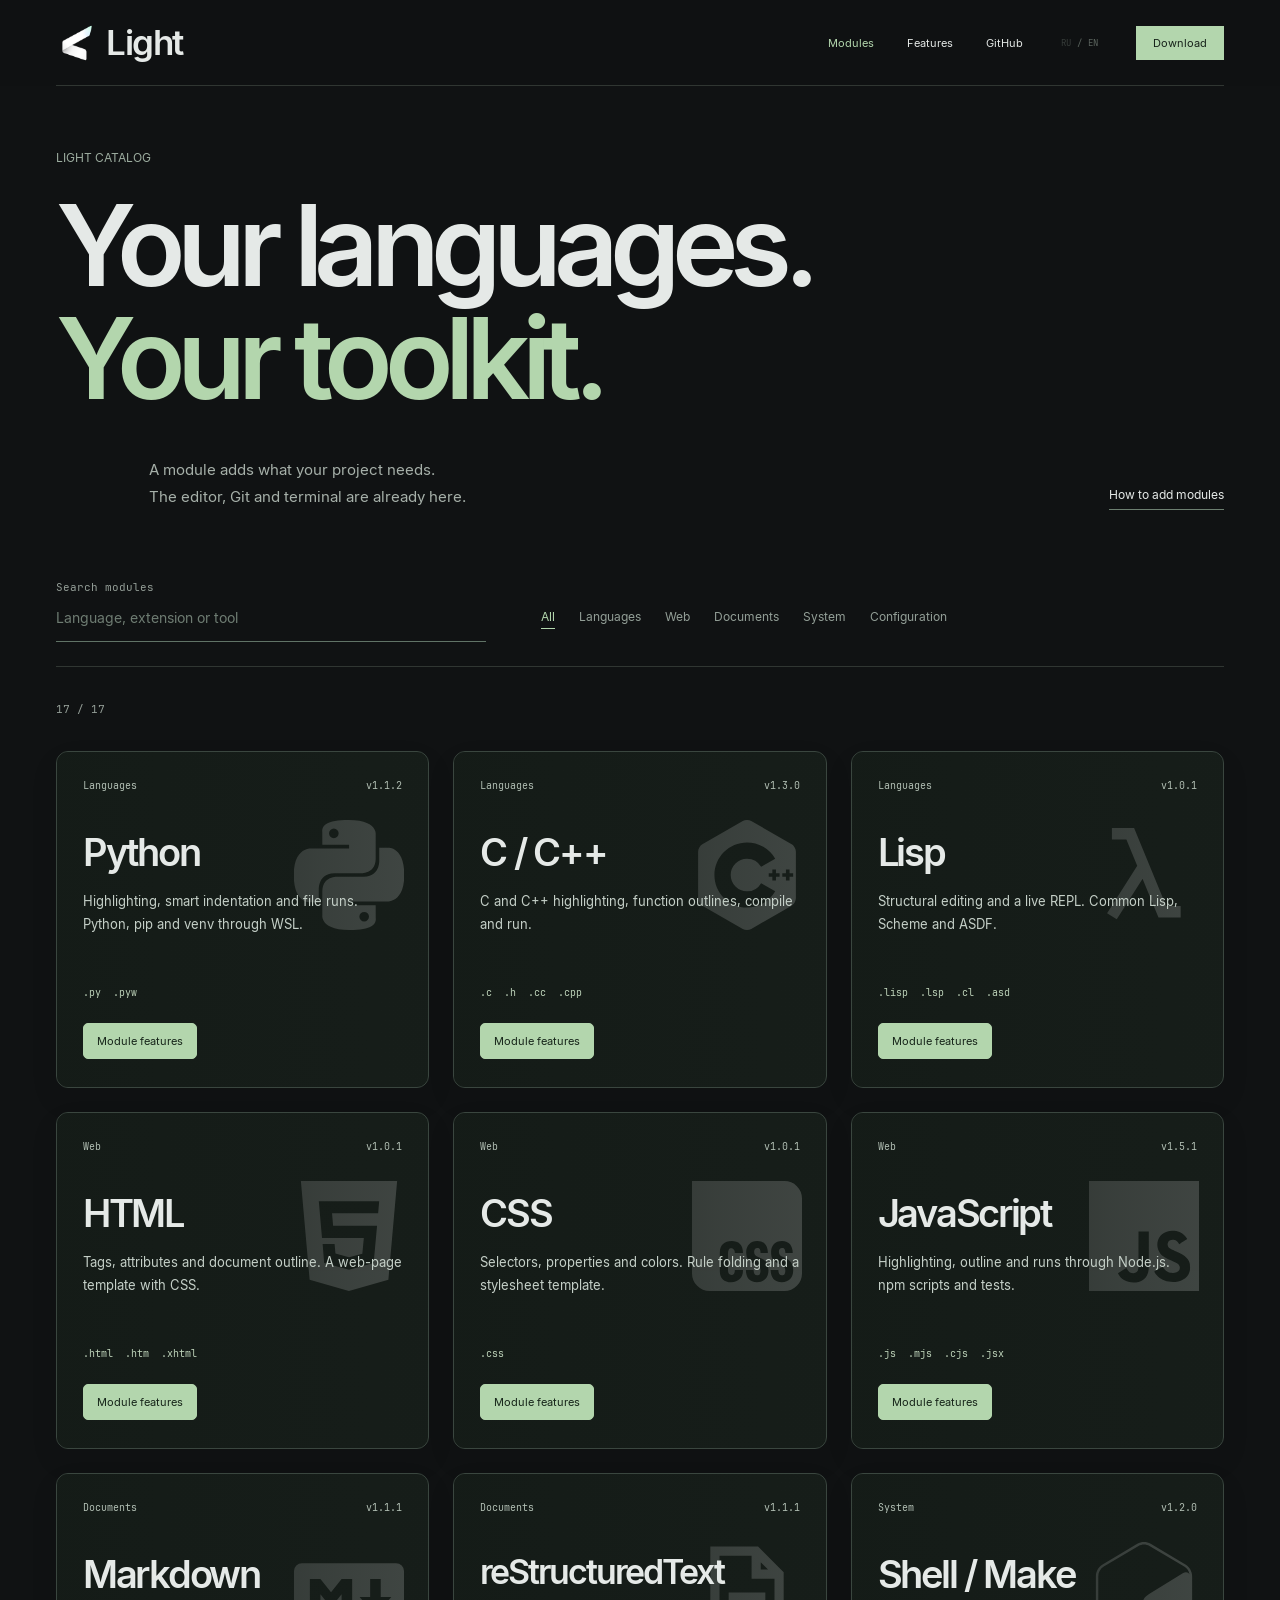
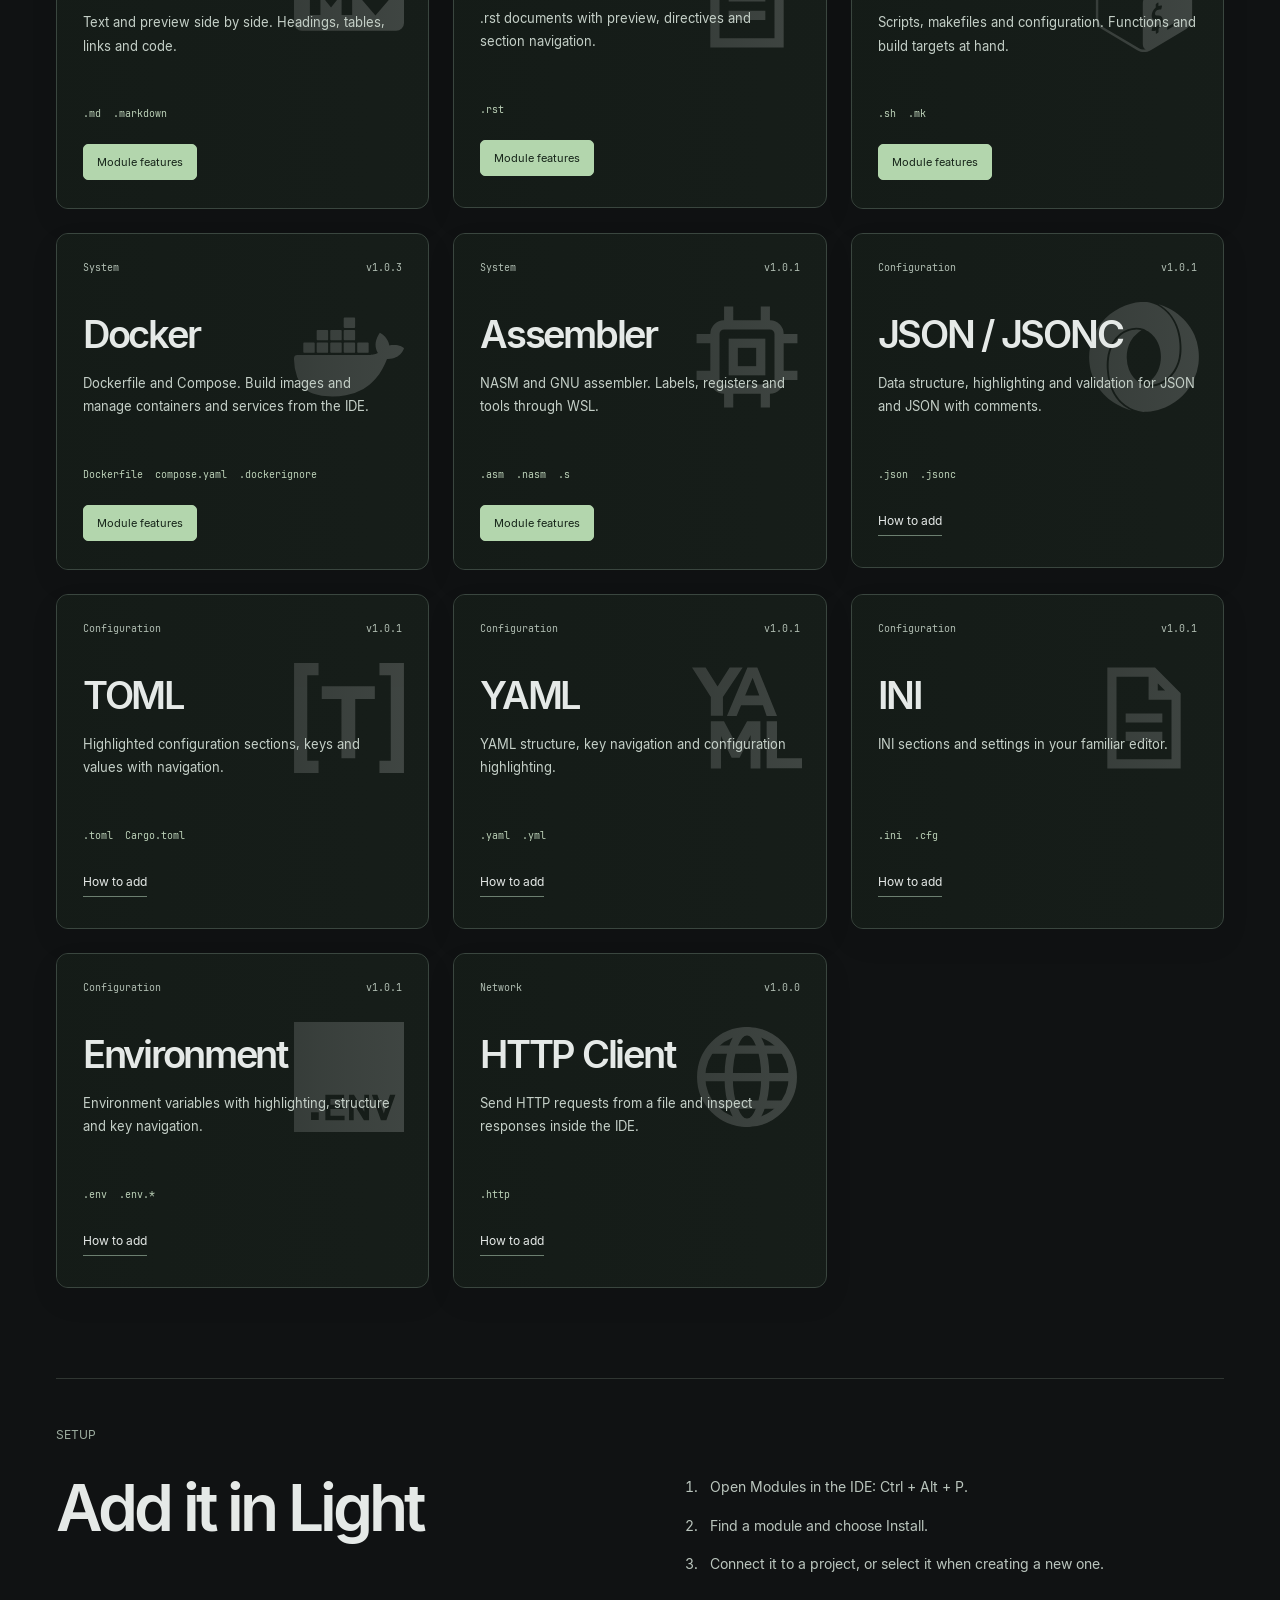
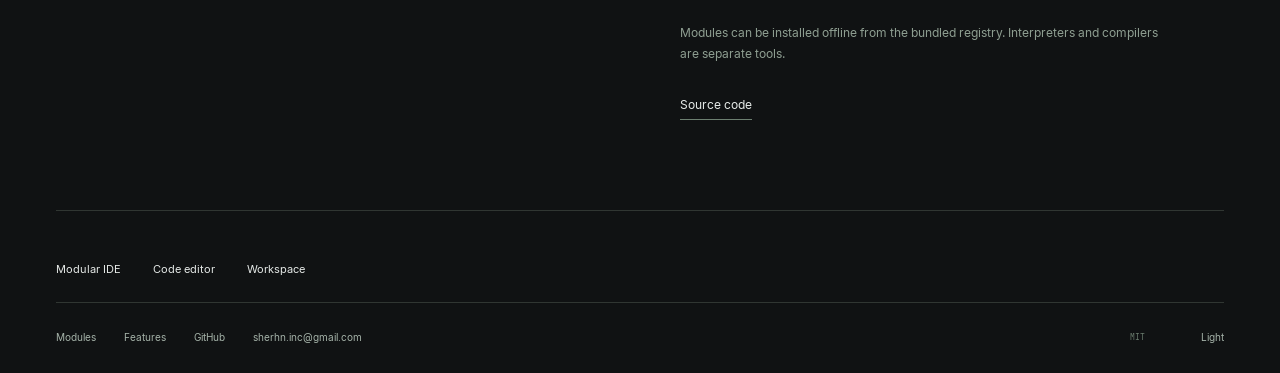
<file: en/modules/index.html>
<!doctype html><html lang="en" prefix="og: https://ogp.me/ns#"><head><meta charset="utf-8"><meta name="viewport" content="width=device-width,initial-scale=1"><meta name="theme-color" content="#101213"><title>Light IDE modules — Python, C/C++, Lisp, HTML and more</title><meta name="description" content="Explore 11 Light modules for Python, C/C++, Lisp, Assembler, HTML, CSS, JavaScript, Markdown, reStructuredText, Shell, Make and Docker. Features and setup in the IDE."><meta name="robots" content="index,follow,max-image-preview:large"><link rel="canonical" href="https://getlight.sherhn.space/en/modules/"><link rel="alternate" hreflang="ru" href="https://getlight.sherhn.space/modules/"><link rel="alternate" hreflang="en" href="https://getlight.sherhn.space/en/modules/"><link rel="alternate" hreflang="x-default" href="https://getlight.sherhn.space/en/modules/"><meta property="og:site_name" content="Light"><meta property="og:type" content="website"><meta property="og:locale" content="en_US"><meta property="og:locale:alternate" content="ru_RU"><meta property="og:title" content="Light IDE modules — Python, C/C++, Lisp, HTML and more"><meta property="og:description" content="Explore 11 Light modules for Python, C/C++, Lisp, Assembler, HTML, CSS, JavaScript, Markdown, reStructuredText, Shell, Make and Docker. Features and setup in the IDE."><meta property="og:url" content="https://getlight.sherhn.space/en/modules/"><meta property="og:image" content="https://getlight.sherhn.space/assets/og-modules-en.png"><meta property="og:image:type" content="image/png"><meta property="og:image:width" content="1200"><meta property="og:image:height" content="630"><meta property="og:image:alt" content="Light IDE modules — Python, C/C++, Lisp, HTML and more"><meta name="twitter:card" content="summary_large_image"><meta name="twitter:title" content="Light IDE modules — Python, C/C++, Lisp, HTML and more"><meta name="twitter:description" content="Explore 11 Light modules for Python, C/C++, Lisp, Assembler, HTML, CSS, JavaScript, Markdown, reStructuredText, Shell, Make and Docker. Features and setup in the IDE."><meta name="twitter:image" content="https://getlight.sherhn.space/assets/og-modules-en.png"><meta name="twitter:image:alt" content="Light IDE modules — Python, C/C++, Lisp, HTML and more"><link rel="icon" type="image/png" href="/assets/light.png"><link rel="stylesheet" href="/styles.css"><link rel="stylesheet" href="/pages.css"><link rel="stylesheet" href="/landings.css"><script type="application/ld+json">{"@context":"https://schema.org","@graph":[{"@type":"WebSite","@id":"https://getlight.sherhn.space/#website","name":"Light","url":"https://getlight.sherhn.space/","inLanguage":["ru","en"],"publisher":{"@type":"Organization","name":"Light","email":"sherhn.inc@gmail.com"}},{"@type":"CollectionPage","@id":"https://getlight.sherhn.space/en/modules/#page","url":"https://getlight.sherhn.space/en/modules/","name":"Light IDE modules — Python, C/C++, Lisp, HTML and more","description":"Explore 11 Light modules for Python, C/C++, Lisp, Assembler, HTML, CSS, JavaScript, Markdown, reStructuredText, Shell, Make and Docker. Features and setup in the IDE.","inLanguage":"en","isPartOf":{"@id":"https://getlight.sherhn.space/#website"}},{"@type":"SoftwareApplication","@id":"https://getlight.sherhn.space/#software","name":"Light","url":"https://getlight.sherhn.space/","applicationCategory":"DeveloperApplication","operatingSystem":"Windows 10, Windows 11, macOS 15, Linux","isAccessibleForFree":true,"license":"https://opensource.org/license/mit","featureList":["Language modules","Git","Terminal","Local snapshots","Linux through WSL"]},{"@type":"BreadcrumbList","itemListElement":[{"@type":"ListItem","position":1,"name":"Home","item":"https://getlight.sherhn.space/en/"},{"@type":"ListItem","position":2,"name":"Light IDE modules — Python, C/C++, Lisp, HTML and more","item":"https://getlight.sherhn.space/en/modules/"}]},{"@type":"ItemList","name":"Modules","numberOfItems":17,"itemListElement":[{"@type":"ListItem","position":1,"name":"Lisp","url":"https://getlight.sherhn.space/en/modules/#lisp"},{"@type":"ListItem","position":2,"name":"C and C++","url":"https://getlight.sherhn.space/en/modules/#c-cpp"},{"@type":"ListItem","position":3,"name":"Python","url":"https://getlight.sherhn.space/en/modules/#python"},{"@type":"ListItem","position":4,"name":"Assembler","url":"https://getlight.sherhn.space/en/modules/#assembler"},{"@type":"ListItem","position":5,"name":"HTML","url":"https://getlight.sherhn.space/en/modules/#html"},{"@type":"ListItem","position":6,"name":"CSS","url":"https://getlight.sherhn.space/en/modules/#css"},{"@type":"ListItem","position":7,"name":"Markdown","url":"https://getlight.sherhn.space/en/modules/#markdown"},{"@type":"ListItem","position":8,"name":"reStructuredText","url":"https://getlight.sherhn.space/en/modules/#restructuredtext"},{"@type":"ListItem","position":9,"name":"Docker","url":"https://getlight.sherhn.space/en/modules/#docker"},{"@type":"ListItem","position":10,"name":"JavaScript","url":"https://getlight.sherhn.space/en/modules/#javascript"},{"@type":"ListItem","position":11,"name":"Shell and Make","url":"https://getlight.sherhn.space/en/modules/#shell-make"},{"@type":"ListItem","position":12,"name":"JSON","url":"https://getlight.sherhn.space/en/modules/#json"},{"@type":"ListItem","position":13,"name":"TOML","url":"https://getlight.sherhn.space/en/modules/#toml"},{"@type":"ListItem","position":14,"name":"YAML","url":"https://getlight.sherhn.space/en/modules/#yaml"},{"@type":"ListItem","position":15,"name":"INI","url":"https://getlight.sherhn.space/en/modules/#ini"},{"@type":"ListItem","position":16,"name":"Environment","url":"https://getlight.sherhn.space/en/modules/#dotenv"},{"@type":"ListItem","position":17,"name":"HTTP Client","url":"https://getlight.sherhn.space/en/modules/#http"}]}]}</script><script src="/pages.js" defer></script><script defer src="https://stats.sherhn.space/script.js" data-website-id="4b2095de-6355-4950-8741-c8b2b0ecebef"></script></head><body><a class="skip" href="#main">Skip to content</a><header class="header"><div class="wrap header-inner"><a class="wordmark" href="/en/" aria-label="Light"><img class="brand-mark" src="/assets/light-128.png" width="42" height="42" alt=""><span>Light</span></a><nav aria-label="Navigation"><a href="/en/modules/" aria-current="page">Modules</a><a href="/en/features/" >Features</a><a data-umami-event="github" href="https://github.com/sherhn/Light">GitHub</a></nav><div class="language" role="group" aria-label="Language"><a data-umami-event="language-switch" href="/modules/" lang="ru" hreflang="ru" >RU</a><span>/</span><a data-umami-event="language-switch" href="/en/modules/" lang="en" hreflang="en" aria-current="true">EN</a></div><a data-umami-event="download-section" class="header-start" href="/en/#download">Download</a></div></header><div class="mobile-nav wrap"><a href="/en/modules/" aria-current="page">Modules</a><a href="/en/features/" >Features</a></div><main id="main" class="wrap inner-page"><section class="page-intro"><p class="eyebrow">LIGHT CATALOG</p><h1>Your languages.<br><em>Your toolkit.</em></h1><div class="intro-bottom"><p>A module adds what your project needs.<br>The editor, Git and terminal are already here.</p><a class="text-link" href="#install">How to add modules</a></div></section><section aria-label="Modules"><form class="catalog-tools" role="search"><label class="search-field"><span>Search modules</span><input id="module-search" type="search" placeholder="Language, extension or tool" autocomplete="off"></label><div class="catalog-filters" role="group" aria-label="Category"><button data-umami-event="module-filter" data-umami-event-category="all" type="button" data-filter="all" aria-pressed="true">All</button><button data-umami-event="module-filter" data-umami-event-category="code" type="button" data-filter="code" aria-pressed="false">Languages</button><button data-umami-event="module-filter" data-umami-event-category="web" type="button" data-filter="web" aria-pressed="false">Web</button><button data-umami-event="module-filter" data-umami-event-category="docs" type="button" data-filter="docs" aria-pressed="false">Documents</button><button data-umami-event="module-filter" data-umami-event-category="system" type="button" data-filter="system" aria-pressed="false">System</button><button type="button" data-filter="config" aria-pressed="false">Configuration</button></div></form><div class="catalog-meta"><p id="module-count" aria-live="polite" data-total="17">17 / 17</p></div><div class="module-grid style-editorial" id="module-grid"><article class="module-card" id="python" data-module data-category="code" data-search="python python highlighting, smart indentation and file runs. python, pip and venv through wsl. py pyw pyproject.toml requirements.txt setup.py pipfile run buttons for zero-argument functions, including async (light 1.4+)"><div class="module-art native-mark" aria-hidden="true"><img src="/assets/modules/marks/python.svg" alt="" width="110" height="110" loading="lazy"></div><div class="module-body"><div class="module-top"><span class="module-category">Languages</span><span class="module-version">v1.1.2</span></div><h2>Python</h2><p>Highlighting, smart indentation and file runs. Python, pip and venv through WSL.</p><div class="module-tags"><span>.py</span><span>.pyw</span></div><details><summary data-umami-event="module-details" data-umami-event-module="python">Module features</summary><ul><li>Highlighting and class/function outline</li><li>Block folding and Python indentation</li><li>Run files and check syntax</li><li>Script and package-with-tests templates</li><li>Run buttons for zero-argument functions, including async (Light 1.4+)</li></ul><a class="text-link" href="#install">How to add modules</a></details></div></article><article class="module-card" id="c-cpp" data-module data-category="code" data-search="c / c++ c-cpp c and c++ highlighting, function outlines, compile and run. c h cc cpp cxx hpp hh hxx cmakelists.txt meson.build makefile makefile gnumakefile"><div class="module-art native-mark" aria-hidden="true"><img src="/assets/modules/marks/cplusplus.svg" alt="" width="110" height="110" loading="lazy"></div><div class="module-body"><div class="module-top"><span class="module-category">Languages</span><span class="module-version">v1.3.0</span></div><h2>C / C++</h2><p>C and C++ highlighting, function outlines, compile and run.</p><div class="module-tags"><span>.c</span><span>.h</span><span>.cc</span><span>.cpp</span></div><details><summary data-umami-event="module-details" data-umami-event-module="c-cpp">Module features</summary><ul><li>Brackets, indentation and block folding</li><li>Function outline and header files</li><li>Compile and run commands</li><li>Compilers and debuggers through WSL</li></ul><a class="text-link" href="#install">How to add modules</a></details></div></article><article class="module-card" id="lisp" data-module data-category="code" data-search="lisp lisp structural editing and a live repl. common lisp, scheme and asdf. lisp lsp cl asd scm ss el clj cljs edn"><div class="module-art native-mark" aria-hidden="true"><img src="/assets/modules/marks/lisp.svg" alt="" width="110" height="110" loading="lazy"></div><div class="module-body"><div class="module-top"><span class="module-category">Languages</span><span class="module-version">v1.0.1</span></div><h2>Lisp</h2><p>Structural editing and a live REPL. Common Lisp, Scheme and ASDF.</p><div class="module-tags"><span>.lisp</span><span>.lsp</span><span>.cl</span><span>.asd</span></div><details><summary data-umami-event="module-details" data-umami-event-module="lisp">Module features</summary><ul><li>Structural expression editing</li><li>SBCL REPL and evaluate-at-caret</li><li>Compile, load and ASDF systems</li><li>Symbol navigation</li></ul><a class="text-link" href="#install">How to add modules</a></details></div></article><article class="module-card" id="html" data-module data-category="web" data-search="html html tags, attributes and document outline. a web-page template with css. html htm xhtml"><div class="module-art native-mark" aria-hidden="true"><img src="/assets/modules/marks/html5.svg" alt="" width="110" height="110" loading="lazy"></div><div class="module-body"><div class="module-top"><span class="module-category">Web</span><span class="module-version">v1.0.1</span></div><h2>HTML</h2><p>Tags, attributes and document outline. A web-page template with CSS.</p><div class="module-tags"><span>.html</span><span>.htm</span><span>.xhtml</span></div><details><summary data-umami-event="module-details" data-umami-event-module="html">Module features</summary><ul><li>Tag, attribute and entity highlighting</li><li>Tag-based indentation and folding</li><li>Element outline</li><li>HTML template with a linked stylesheet</li></ul><a class="text-link" href="#install">How to add modules</a></details></div></article><article class="module-card" id="css" data-module data-category="web" data-search="css css selectors, properties and colors. rule folding and a stylesheet template. css"><div class="module-art native-mark" aria-hidden="true"><img src="/assets/modules/marks/css.svg" alt="" width="110" height="110" loading="lazy"></div><div class="module-body"><div class="module-top"><span class="module-category">Web</span><span class="module-version">v1.0.1</span></div><h2>CSS</h2><p>Selectors, properties and colors. Rule folding and a stylesheet template.</p><div class="module-tags"><span>.css</span></div><details><summary data-umami-event="module-details" data-umami-event-module="css">Module features</summary><ul><li>Selectors, values, variables and at-rules</li><li>Color and property highlighting</li><li>Brace indentation and folding</li><li>Stylesheet template</li></ul><a class="text-link" href="#install">How to add modules</a></details></div></article><article class="module-card" id="javascript" data-module data-category="web" data-search="javascript javascript highlighting, outline and runs through node.js. npm scripts and tests. js mjs cjs jsx package.json package-lock.json yarn.lock pnpm-lock.yaml run buttons for exported zero-argument functions, including async (light 1.4+)"><div class="module-art native-mark" aria-hidden="true"><img src="/assets/modules/marks/javascript.svg" alt="" width="110" height="110" loading="lazy"></div><div class="module-body"><div class="module-top"><span class="module-category">Web</span><span class="module-version">v1.5.1</span></div><h2>JavaScript</h2><p>Highlighting, outline and runs through Node.js. npm scripts and tests.</p><div class="module-tags"><span>.js</span><span>.mjs</span><span>.cjs</span><span>.jsx</span></div><details><summary data-umami-event="module-details" data-umami-event-module="javascript">Module features</summary><ul><li>JavaScript, JSX and JSON highlighting</li><li>Function and class outline</li><li>Run, watch and test files with Node.js</li><li>Syntax checks and npm scripts</li><li>Run buttons for exported zero-argument functions, including async (Light 1.4+)</li></ul><a class="text-link" href="#install">How to add modules</a></details></div></article><article class="module-card" id="markdown" data-module data-category="docs" data-search="markdown markdown text and preview side by side. headings, tables, links and code. md markdown"><div class="module-art native-mark" aria-hidden="true"><img src="/assets/modules/marks/markdown.svg" alt="" width="110" height="110" loading="lazy"></div><div class="module-body"><div class="module-top"><span class="module-category">Documents</span><span class="module-version">v1.1.1</span></div><h2>Markdown</h2><p>Text and preview side by side. Headings, tables, links and code.</p><div class="module-tags"><span>.md</span><span>.markdown</span></div><details><summary data-umami-event="module-details" data-umami-event-module="markdown">Module features</summary><ul><li>Preview with synchronized scrolling</li><li>Tables, tasks and code blocks</li><li>List continuation as you type</li><li>Heading-based outline</li></ul><a class="text-link" href="#install">How to add modules</a></details></div></article><article class="module-card" id="restructuredtext" data-module data-category="docs" data-search="restructuredtext restructuredtext .rst documents with preview, directives and section navigation. rst conf.py"><div class="module-art native-mark" aria-hidden="true"><img src="/assets/modules/marks/restructuredtext.svg" alt="" width="110" height="110" loading="lazy"></div><div class="module-body"><div class="module-top"><span class="module-category">Documents</span><span class="module-version">v1.1.1</span></div><h2>reStructuredText</h2><p>.rst documents with preview, directives and section navigation.</p><div class="module-tags"><span>.rst</span></div><details><summary data-umami-event="module-details" data-umami-event-module="restructuredtext">Module features</summary><ul><li>Preview alongside the editor</li><li>Directives, roles and links</li><li>Section folding and outline</li><li>Document template</li></ul><a class="text-link" href="#install">How to add modules</a></details></div></article><article class="module-card" id="shell-make" data-module data-category="system" data-search="shell / make shell-make scripts, makefiles and configuration. functions and build targets at hand. sh mk makefile makefile gnumakefile dockerfile"><div class="module-art native-mark" aria-hidden="true"><img src="/assets/modules/marks/gnubash.svg" alt="" width="110" height="110" loading="lazy"></div><div class="module-body"><div class="module-top"><span class="module-category">System</span><span class="module-version">v1.2.0</span></div><h2>Shell / Make</h2><p>Scripts, makefiles and configuration. Functions and build targets at hand.</p><div class="module-tags"><span>.sh</span><span>.mk</span></div><details><summary data-umami-event="module-details" data-umami-event-module="shell-make">Module features</summary><ul><li>Shell and Makefile highlighting</li><li>Function and build-target outline</li><li>Shell syntax checks through sh -n</li><li>Script template</li></ul><a class="text-link" href="#install">How to add modules</a></details></div></article><article class="module-card" id="docker" data-module data-category="system" data-search="docker docker dockerfile and compose. build images and manage containers and services from the ide. dockerfile containerfile .dockerignore compose.yaml compose.yml docker-compose.yml docker-compose.yaml buttons for docker build stages and compose services (light 1.4+)"><div class="module-art native-mark" aria-hidden="true"><img src="/assets/modules/marks/docker.svg" alt="" width="110" height="110" loading="lazy"></div><div class="module-body"><div class="module-top"><span class="module-category">System</span><span class="module-version">v1.0.3</span></div><h2>Docker</h2><p>Dockerfile and Compose. Build images and manage containers and services from the IDE.</p><div class="module-tags"><span>Dockerfile</span><span>compose.yaml</span><span>.dockerignore</span></div><details><summary data-umami-event="module-details" data-umami-event-module="docker">Module features</summary><ul><li>Dockerfile, Compose and .dockerignore highlighting</li><li>Build stage and service outline</li><li>Build and check images, run containers</li><li>Validate and manage Compose services</li><li>Buttons for Docker build stages and Compose services (Light 1.4+)</li></ul><a class="text-link" href="#install">How to add modules</a></details></div></article><article class="module-card" id="assembler" data-module data-category="system" data-search="assembler assembler nasm and gnu assembler. labels, registers and tools through wsl. asm nasm s"><div class="module-art native-mark" aria-hidden="true"><img src="/assets/modules/marks/assembler.svg" alt="" width="110" height="110" loading="lazy"></div><div class="module-body"><div class="module-top"><span class="module-category">System</span><span class="module-version">v1.0.1</span></div><h2>Assembler</h2><p>NASM and GNU assembler. Labels, registers and tools through WSL.</p><div class="module-tags"><span>.asm</span><span>.nasm</span><span>.s</span></div><details><summary data-umami-event="module-details" data-umami-event-module="assembler">Module features</summary><ul><li>Instructions, registers and directives</li><li>Label outline and navigation</li><li>NASM and QEMU through WSL</li><li>Boot-sector template</li></ul><a class="text-link" href="#install">How to add modules</a></details></div></article><article class="module-card" id="json" data-module data-category="config" data-search="json json / jsonc data structure, highlighting and validation for json and json with comments. .json .jsonc"><div class="module-art native-mark" aria-hidden="true"><img src="/assets/modules/marks/json.svg" alt="" width="110" height="110" loading="lazy"></div><div class="module-body"><div class="module-top"><span class="module-category">Configuration</span><span class="module-version">v1.0.1</span></div><h2>JSON / JSONC</h2><p>Data structure, highlighting and validation for JSON and JSON with comments.</p><div class="module-tags"><span>.json</span><span>.jsonc</span></div><a class="text-link module-install" href="#install">How to add</a></div></article><article class="module-card" id="toml" data-module data-category="config" data-search="toml toml highlighted configuration sections, keys and values with navigation. .toml cargo.toml"><div class="module-art native-mark" aria-hidden="true"><img src="/assets/modules/marks/toml.svg" alt="" width="110" height="110" loading="lazy"></div><div class="module-body"><div class="module-top"><span class="module-category">Configuration</span><span class="module-version">v1.0.1</span></div><h2>TOML</h2><p>Highlighted configuration sections, keys and values with navigation.</p><div class="module-tags"><span>.toml</span><span>Cargo.toml</span></div><a class="text-link module-install" href="#install">How to add</a></div></article><article class="module-card" id="yaml" data-module data-category="config" data-search="yaml yaml yaml structure, key navigation and configuration highlighting. .yaml .yml"><div class="module-art native-mark" aria-hidden="true"><img src="/assets/modules/marks/yaml.svg" alt="" width="110" height="110" loading="lazy"></div><div class="module-body"><div class="module-top"><span class="module-category">Configuration</span><span class="module-version">v1.0.1</span></div><h2>YAML</h2><p>YAML structure, key navigation and configuration highlighting.</p><div class="module-tags"><span>.yaml</span><span>.yml</span></div><a class="text-link module-install" href="#install">How to add</a></div></article><article class="module-card" id="ini" data-module data-category="config" data-search="ini ini ini sections and settings in your familiar editor. .ini .cfg"><div class="module-art native-mark" aria-hidden="true"><img src="/assets/modules/marks/ini.svg" alt="" width="110" height="110" loading="lazy"></div><div class="module-body"><div class="module-top"><span class="module-category">Configuration</span><span class="module-version">v1.0.1</span></div><h2>INI</h2><p>INI sections and settings in your familiar editor.</p><div class="module-tags"><span>.ini</span><span>.cfg</span></div><a class="text-link module-install" href="#install">How to add</a></div></article><article class="module-card" id="dotenv" data-module data-category="config" data-search="dotenv environment environment variables with highlighting, structure and key navigation. .env .env.*"><div class="module-art native-mark" aria-hidden="true"><img src="/assets/modules/marks/dotenv.svg" alt="" width="110" height="110" loading="lazy"></div><div class="module-body"><div class="module-top"><span class="module-category">Configuration</span><span class="module-version">v1.0.1</span></div><h2>Environment</h2><p>Environment variables with highlighting, structure and key navigation.</p><div class="module-tags"><span>.env</span><span>.env.*</span></div><a class="text-link module-install" href="#install">How to add</a></div></article><article class="module-card" id="http" data-module data-category="system" data-search="http http client send http requests from a file and inspect responses inside the ide. .http"><div class="module-art native-mark" aria-hidden="true"><img src="/assets/modules/marks/http.svg" alt="" width="110" height="110" loading="lazy"></div><div class="module-body"><div class="module-top"><span class="module-category">Network</span><span class="module-version">v1.0.0</span></div><h2>HTTP Client</h2><p>Send HTTP requests from a file and inspect responses inside the IDE.</p><div class="module-tags"><span>.http</span></div><a class="text-link module-install" href="#install">How to add</a></div></article></div><div id="search-empty" hidden><p>No modules found. Try another search.</p><button type="button" class="text-link" id="reset-search">Clear search</button></div><noscript><p>The full catalog is shown. Enable JavaScript to search.</p></noscript></section><section class="installation" id="install"><p class="eyebrow">SETUP</p><h2>Add it in Light</h2><ol><li>Open Modules in the IDE: Ctrl + Alt + P.</li><li>Find a module and choose Install.</li><li>Connect it to a project, or select it when creating a new one.</li></ol><p class="quiet-note">Modules can be installed offline from the bundled registry. Interpreters and compilers are separate tools.</p><a data-umami-event="github" class="text-link" href="https://github.com/sherhn/Light-Modules">Source code</a></section></main><footer class="footer wrap"><div class="landing-links" aria-label="Explore Light"><a href="/en/modular/">Modular IDE</a><a href="/en/editor/">Code editor</a><a href="/en/workspace/">Workspace</a></div><div class="footer-top"><a href="/en/modules/">Modules</a><a href="/en/features/">Features</a><a data-umami-event="github" href="https://github.com/sherhn/Light">GitHub</a><a data-umami-event="contact" class="contact" href="mailto:sherhn.inc@gmail.com">sherhn.inc@gmail.com</a><span>MIT</span><a href="/en/">Light</a></div></footer></body></html>
</file>
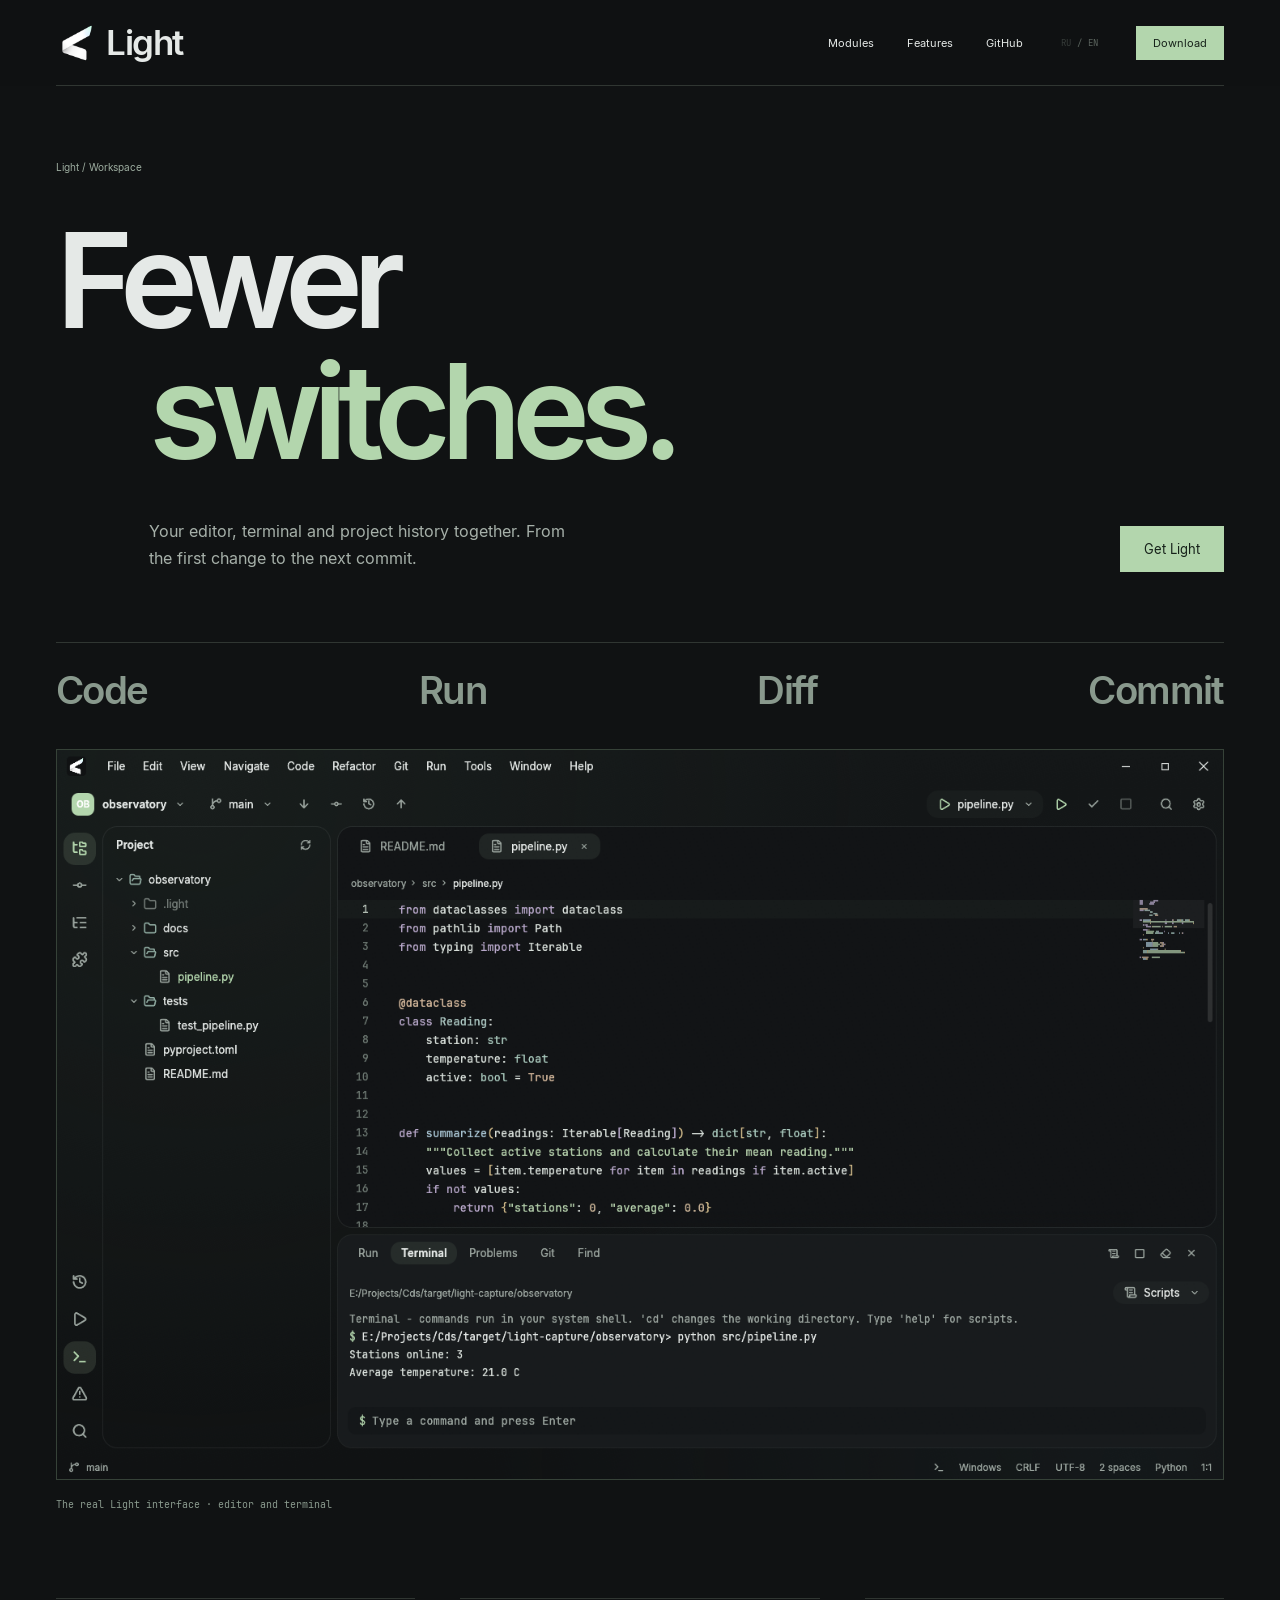
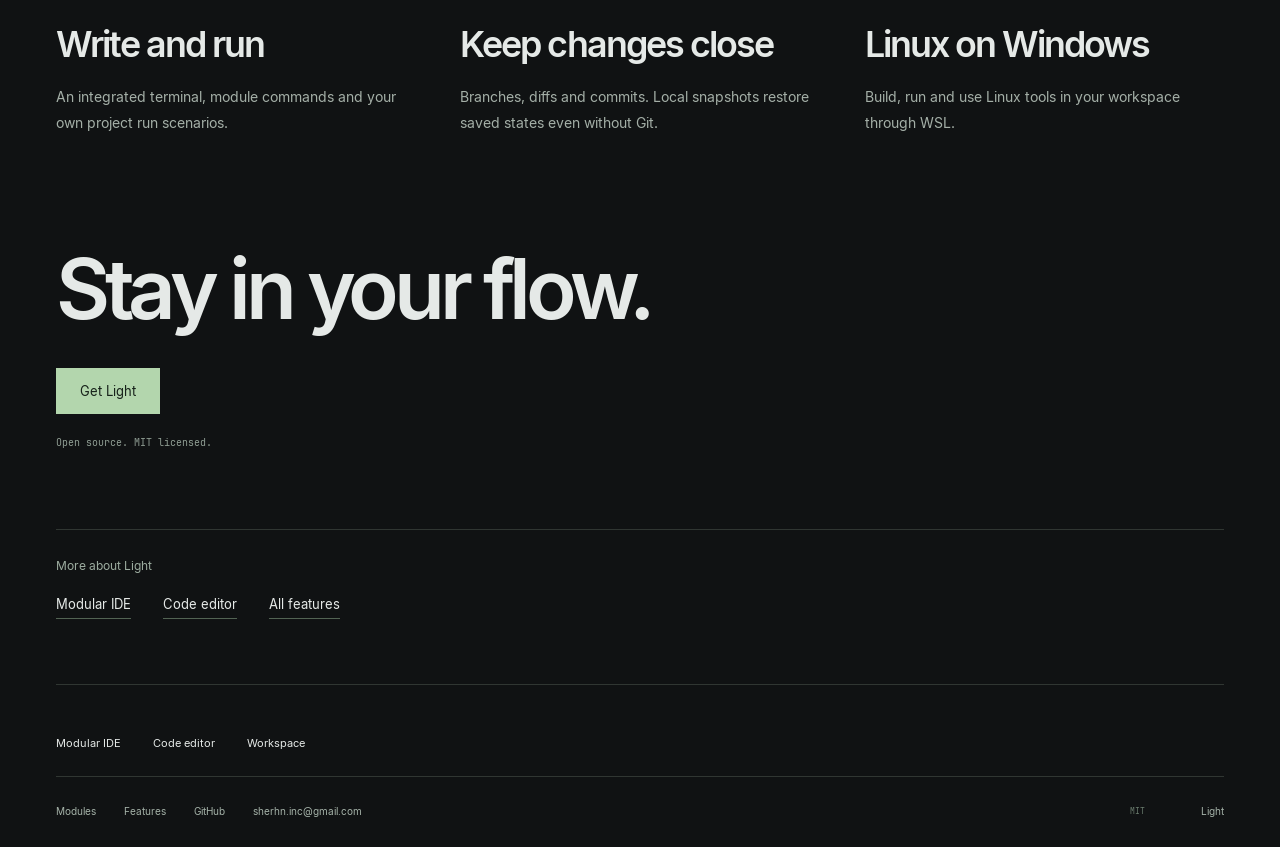
<file: en/workspace/index.html>
<!doctype html><html lang="en" prefix="og: https://ogp.me/ns#"><head><meta charset="utf-8"><meta name="viewport" content="width=device-width,initial-scale=1"><meta name="theme-color" content="#101213"><title>Light IDE — Git, terminal and Linux through WSL in one workspace</title><meta name="description" content="From editing to commits in Light: integrated Git, terminal, local snapshots, run scenarios and Linux through WSL on Windows."><meta name="robots" content="index,follow,max-image-preview:large"><link rel="canonical" href="https://getlight.sherhn.space/en/workspace/"><link rel="alternate" hreflang="ru" href="https://getlight.sherhn.space/workspace/"><link rel="alternate" hreflang="en" href="https://getlight.sherhn.space/en/workspace/"><link rel="alternate" hreflang="x-default" href="https://getlight.sherhn.space/en/workspace/"><meta property="og:site_name" content="Light"><meta property="og:type" content="website"><meta property="og:locale" content="en_US"><meta property="og:locale:alternate" content="ru_RU"><meta property="og:title" content="Light IDE — Git, terminal and Linux through WSL in one workspace"><meta property="og:description" content="From editing to commits in Light: integrated Git, terminal, local snapshots, run scenarios and Linux through WSL on Windows."><meta property="og:url" content="https://getlight.sherhn.space/en/workspace/"><meta property="og:image" content="https://getlight.sherhn.space/assets/og-workspace-en.png"><meta property="og:image:type" content="image/png"><meta property="og:image:width" content="1200"><meta property="og:image:height" content="630"><meta property="og:image:alt" content="Light IDE — Git, terminal and Linux through WSL in one workspace"><meta name="twitter:card" content="summary_large_image"><meta name="twitter:title" content="Light IDE — Git, terminal and Linux through WSL in one workspace"><meta name="twitter:description" content="From editing to commits in Light: integrated Git, terminal, local snapshots, run scenarios and Linux through WSL on Windows."><meta name="twitter:image" content="https://getlight.sherhn.space/assets/og-workspace-en.png"><meta name="twitter:image:alt" content="Light IDE — Git, terminal and Linux through WSL in one workspace"><link rel="icon" type="image/png" href="/assets/light.png"><link rel="stylesheet" href="/styles.css"><link rel="stylesheet" href="/pages.css"><link rel="stylesheet" href="/landings.css"><script type="application/ld+json">{"@context":"https://schema.org","@graph":[{"@type":"WebSite","@id":"https://getlight.sherhn.space/#website","name":"Light","url":"https://getlight.sherhn.space/","inLanguage":["ru","en"],"publisher":{"@type":"Organization","name":"Light","email":"sherhn.inc@gmail.com"}},{"@type":"WebPage","@id":"https://getlight.sherhn.space/en/workspace/#page","url":"https://getlight.sherhn.space/en/workspace/","name":"Light IDE — Git, terminal and Linux through WSL in one workspace","description":"From editing to commits in Light: integrated Git, terminal, local snapshots, run scenarios and Linux through WSL on Windows.","inLanguage":"en","isPartOf":{"@id":"https://getlight.sherhn.space/#website"}},{"@type":"SoftwareApplication","@id":"https://getlight.sherhn.space/#software","name":"Light","url":"https://getlight.sherhn.space/","applicationCategory":"DeveloperApplication","operatingSystem":"Windows 10, Windows 11, macOS 15, Linux","isAccessibleForFree":true,"license":"https://opensource.org/license/mit","featureList":["Language modules","Git","Terminal","Local snapshots","Linux through WSL"]},{"@type":"BreadcrumbList","itemListElement":[{"@type":"ListItem","position":1,"name":"Home","item":"https://getlight.sherhn.space/en/"},{"@type":"ListItem","position":2,"name":"Light IDE — Git, terminal and Linux through WSL in one workspace","item":"https://getlight.sherhn.space/en/workspace/"}]}]}</script><script src="/pages.js" defer></script><script defer src="https://stats.sherhn.space/script.js" data-website-id="4b2095de-6355-4950-8741-c8b2b0ecebef"></script></head><body><a class="skip" href="#main">Skip to content</a><header class="header"><div class="wrap header-inner"><a class="wordmark" href="/en/" aria-label="Light"><img class="brand-mark" src="/assets/light-128.png" width="42" height="42" alt=""><span>Light</span></a><nav aria-label="Navigation"><a href="/en/modules/" >Modules</a><a href="/en/features/" >Features</a><a data-umami-event="github" href="https://github.com/sherhn/Light">GitHub</a></nav><div class="language" role="group" aria-label="Language"><a data-umami-event="language-switch" href="/workspace/" lang="ru" hreflang="ru" >RU</a><span>/</span><a data-umami-event="language-switch" href="/en/workspace/" lang="en" hreflang="en" aria-current="true">EN</a></div><a data-umami-event="download-section" class="header-start" href="/en/#download">Download</a></div></header><div class="mobile-nav wrap"><a href="/en/modules/" >Modules</a><a href="/en/features/" >Features</a></div><main id="main" class="landing landing-workspace"><section class="wrap landing-hero"><p class="eyebrow">Light / Workspace</p><h1><span>Fewer</span><em>switches.</em></h1><div class="landing-baseline"><p>Your editor, terminal and project history together. From the first change to the next commit.</p><a data-umami-event="download-section" class="landing-cta" href="/en/#download">Get Light</a></div></section><div class="wrap landing-motif" aria-hidden="true"><span>Code</span><span>Run</span><span>Diff</span><span>Commit</span></div><figure class="wrap landing-screen"><div><img src="/assets/light-studio-dark.png" alt="Code editor and integrated terminal in the Light dark theme" width="1440" height="900" fetchpriority="high"></div><figcaption>The real Light interface · editor and terminal</figcaption></figure><section class="wrap landing-benefits" aria-label="Benefits"><article><h2>Write and run</h2><p>An integrated terminal, module commands and your own project run scenarios.</p></article><article><h2>Keep changes close</h2><p>Branches, diffs and commits. Local snapshots restore saved states even without Git.</p></article><article><h2>Linux on Windows</h2><p>Build, run and use Linux tools in your workspace through WSL.</p></article></section><section class="wrap landing-end"><h2>Stay in your flow.</h2><a data-umami-event="download-section" class="landing-cta" href="/en/#download">Get Light</a><p>Open source. MIT licensed.</p></section><aside class="wrap landing-related"><p class="eyebrow">More about Light</p><div><a href="/en/modular/">Modular IDE</a><a href="/en/editor/">Code editor</a><a href="/en/features/">All features</a></div></aside></main><footer class="footer wrap"><div class="landing-links" aria-label="Explore Light"><a href="/en/modular/">Modular IDE</a><a href="/en/editor/">Code editor</a><a href="/en/workspace/">Workspace</a></div><div class="footer-top"><a href="/en/modules/">Modules</a><a href="/en/features/">Features</a><a data-umami-event="github" href="https://github.com/sherhn/Light">GitHub</a><a data-umami-event="contact" class="contact" href="mailto:sherhn.inc@gmail.com">sherhn.inc@gmail.com</a><span>MIT</span><a href="/en/">Light</a></div></footer></body></html>
</file>
<file: styles.css>
@font-face{font-family:Inter;src:url('assets/Inter-Regular.ttf') format('truetype');font-weight:400;font-display:swap}@font-face{font-family:Inter;src:url('assets/Inter-SemiBold.ttf') format('truetype');font-weight:600 900;font-display:swap}@font-face{font-family:Mono;src:url('assets/JetBrainsMono-Regular.ttf') format('truetype');font-display:swap}
:root{color-scheme:dark;--bg:#101213;--text:#e5e9e7;--muted:#939d96;--sage:#b3d6ad;--line:#303632;--mono:Mono,monospace;--ease:cubic-bezier(.22,1,.36,1)}*{box-sizing:border-box}html{scroll-behavior:smooth;scroll-padding-top:110px}body{margin:0;background:var(--bg);color:var(--text);font:400 14px Inter,Arial,sans-serif;-webkit-font-smoothing:antialiased}::selection{background:#b3d6ad;color:#101213}a{color:inherit;text-decoration:none}button,select{font:inherit}button{cursor:pointer}button,a{-webkit-tap-highlight-color:transparent}a:focus-visible,button:focus-visible,select:focus-visible{outline:2px solid var(--sage);outline-offset:6px}button:disabled{cursor:not-allowed}.wrap{width:min(1440px,calc(100% - 112px));margin-inline:auto}.header{height:86px;position:sticky;top:0;z-index:20;background:#101213e8;backdrop-filter:blur(18px)}.header-inner{height:100%;display:flex;align-items:center;gap:38px;border-bottom:1px solid var(--line)}.wordmark{font-size:47px;line-height:.9;font-weight:600;letter-spacing:-4px;margin-top:-8px}.wordmark span{color:var(--sage)}nav{display:flex;align-items:center;gap:33px;margin-left:auto;font-size:11px}nav a{position:relative;padding-block:9px}nav a::after{content:'';position:absolute;left:0;bottom:0;height:1px;background:var(--sage);width:100%;transform:scaleX(0);transform-origin:left;transition:transform .5s var(--ease)}nav a:hover::after{transform:scaleX(1)}.language{display:flex;gap:6px;align-items:center;font:9px var(--mono);color:#5b645e}.language button{font:inherit;background:none;border:0;color:#7c8980;padding:8px 3px;transition:color .2s}.language button[aria-pressed=true]{color:var(--text)}.header-start{display:flex;align-items:center;font-size:11px;padding:9px 16px;background:var(--sage);color:#17221a;border:1px solid var(--sage);white-space:nowrap;transition:background .3s}.header-start:hover{background:#c9e4c4}.hero{padding-top:34px}h1{font-size:clamp(52px,8.55vw,148px);font-weight:600;line-height:1.02;letter-spacing:-.06em;margin:36px 0 38px}.title-mask{display:block;overflow:hidden;padding:0 0 .09em}.title-mask>span{display:block;animation:title-enter 1.15s var(--ease) both}.title-mask:nth-child(2)>span{animation-delay:.12s}.title-accent{color:var(--sage);padding-left:8.1%}.hero-baseline{display:flex;align-items:center;gap:40px;padding-left:8.1%}.hero-baseline p{margin:0;font-size:14px;color:#a4aea6;line-height:1.6}.explore{display:flex;align-items:center;gap:45px;font-size:11px;margin-left:auto;border-bottom:1px solid #4f5c50;padding-bottom:9px}.explore:hover .platform-line{display:flex;gap:8px;font:8px var(--mono);color:#79867d}.platform-line>span{color:#3d4940}.hero-shot{margin:55px 0 0;transform:translate3d(0,var(--shot-shift,0px),0);will-change:transform}.shot-frame{border:1px solid #3b463c;overflow:hidden;background:#151918;box-shadow:0 30px 100px #0003}.shot-frame img{display:block;width:100%;height:auto}.features{padding-top:135px;padding-bottom:105px}.section-top{display:flex;align-items:center;justify-content:space-between;margin-bottom:30px}.eyebrow{font:9px var(--mono);letter-spacing:1.5px;color:#a7b5a8}.feature{border-top:1px solid var(--line)}.feature:last-child{border-bottom:1px solid var(--line)}.feature h2{margin:0}.feature h2>button{width:100%;display:flex;align-items:center;text-align:left;gap:35px;padding:30px 0;background:none;border:0;color:var(--text)}.feature h2>button>[data-i18n]{font-size:clamp(38px,5.3vw,74px);letter-spacing:-.065em;font-weight:600;line-height:1.05;transition:color .4s}.feature h2>button>.feature-summary{font-size:12px;font-weight:400;letter-spacing:0;color:#8e9b91;margin-left:auto;padding-top:10px}.feature-toggle{font-size:11px;font-weight:400;letter-spacing:0;color:#94a698;margin-left:25px;flex-shrink:0;transition:color .3s}.feature.active .feature-toggle{color:#c9d7cc}.feature.active h2>button>[data-i18n]:not(.feature-summary),.feature h2>button:hover>[data-i18n]:not(.feature-summary){color:var(--sage)}.feature-panel{display:grid;grid-template-rows:0fr;opacity:0;transition:grid-template-rows .65s var(--ease),opacity .5s}.feature-panel>div{overflow:hidden;min-height:0;padding-left:0}.feature-panel p{font-size:14px;line-height:1.8;color:#abb7ad;max-width:560px;margin:0 0 19px}.language-list{font:10px/1.8 var(--mono);color:#748779;display:flex;flex-wrap:wrap;gap:11px;padding-bottom:29px}.language-list>span{color:#3c4d40}.feature.active .feature-panel{grid-template-rows:1fr;opacity:1}.workbench{padding-block:0 110px}.workbench-heading{display:flex;justify-content:space-between;align-items:center;margin-bottom:24px}.view-tabs{display:flex;gap:26px}.view-tabs button{background:none;border:0;border-bottom:1px solid transparent;padding:10px 0;color:#7d8c82;font-size:11px;transition:color .35s,border-color .35s}.view-tabs button[aria-selected=true]{color:var(--text);border-color:var(--sage)}.view-tabs button:hover{color:var(--sage)}.view-stage{position:relative;border:1px solid #364238;background:#141719;aspect-ratio:1.6;overflow:hidden}.view-stage img{position:absolute;inset:0;width:100%;height:100%;object-fit:contain;opacity:0;transform:scale(1.012);transition:opacity .6s var(--ease),transform 1s var(--ease);pointer-events:none}.view-stage img.active{opacity:1;transform:scale(1);z-index:1}.workbench-foot{display:flex;justify-content:space-between;margin-top:16px;font-size:10px;color:#7d8c82}.workbench-foot a{display:flex;align-items:center;gap:20px;color:#bdc9bf}.workbench-foot a:hover{color:var(--sage)}.download{border-top:1px solid var(--line);padding-top:35px;padding-bottom:100px}.download-main{display:grid;grid-template-columns:1.2fr .8fr;gap:90px;align-items:center;margin-top:54px}.download h2{font-size:clamp(56px,6.5vw,92px);font-weight:600;line-height:1.04;letter-spacing:-.067em;margin:0}.download h2 em{color:var(--sage);font-style:normal}.download-controls{min-width:0;padding-top:15px}.platform-tabs{display:flex;border-bottom:1px solid var(--line);gap:26px}.platform-tabs button{display:flex;align-items:center;gap:8px;font-size:11px;background:none;color:#85968a;border:0;border-bottom:1px solid transparent;padding:12px 0;transition:color .35s,border-color .35s}.platform-tabs button[aria-selected=true]{border-color:var(--sage);color:var(--sage)}.platform-icon{width:16px;height:16px;display:inline-block;flex-shrink:0}.system-row{display:flex;justify-content:space-between;gap:15px;font:9px var(--mono);color:#809286;padding-block:25px}.download-button{display:flex;align-items:center;justify-content:space-between;gap:16px;width:100%;padding:20px 24px;background:var(--sage);border:1px solid var(--sage);color:#17221a;text-align:left;font-size:17px;font-weight:600;transition:background .3s,transform .4s var(--ease)}.download-button:hover{background:#c9e4c4;transform:translateY(-2px)}.download-button>[aria-hidden]{font-size:22px;line-height:1}#download-status{font-size:10px;line-height:1.7;color:#75877b;margin:14px 0 0}#download-status a{color:#a2b5a7;border-bottom:1px solid #3b4b40;padding-bottom:2px;transition:color .3s,border-color .3s}#download-status a:hover{color:var(--sage);border-color:var(--sage)}.architecture{font-size:10px;display:flex;justify-content:space-between;align-items:center;gap:20px;margin-bottom:15px;color:#a2b5a7}.architecture[hidden]{display:none}.architecture select{padding:7px;background:#1a211c;border:1px solid #3b4b40;color:#bdccbe;font-size:10px}.footer{border-top:1px solid var(--line);overflow:hidden}.footer-top{display:flex;align-items:center;gap:28px;padding-top:28px;font-size:10px;color:#a4b2a8}.footer-top>a:hover{color:var(--sage)}.footer-top>span{margin-left:auto;font:8px var(--mono);color:#6a7c6e}.footer-top>a:last-child{margin-left:28px}.skip{position:fixed;left:20px;top:-70px;padding:12px;background:var(--sage);color:#101213;z-index:50}.skip:focus{top:10px}[data-motion=on] .reveal{opacity:0;transform:translate3d(0,30px,0);transition:opacity .9s var(--ease),transform 1.05s var(--ease)}[data-motion=on] .reveal.visible{opacity:1;transform:translateZ(0)}@keyframes title-enter{from{transform:translateY(115%);opacity:.4}to{transform:translateY(0);opacity:1}}
@media(min-width:1700px){h1{font-size:148px}}@media(max-width:1100px){.wrap{width:calc(100% - 70px)}.header-inner{gap:25px}nav{gap:22px}h1{font-size:8.6vw}.hero-baseline{gap:25px}.platform-line{display:none}.hero-baseline p{font-size:12px}.feature h2>button>.feature-summary{font-size:11px}.download-main{gap:50px;grid-template-columns:1fr 1fr}.download h2{font-size:65px}.platform-tabs{gap:20px}}
@media(max-width:760px){html{scroll-padding-top:90px}.wrap{width:calc(100% - 36px)}.header{height:72px}.header-inner{gap:20px}.wordmark{font-size:40px;letter-spacing:-3px;margin-top:-6px}nav{display:none}.language{margin-left:auto;font-size:9px}.header-start{font-size:10px;padding:7px 12px}.hero{padding-top:24px}h1{font-size:clamp(30px,9.3vw,70px);letter-spacing:-.065em;line-height:1.12;margin:32px 0 27px}.title-accent{padding-left:0}.hero-baseline{padding-left:0;gap:18px;align-items:flex-end}.hero-baseline p{font-size:10px;line-height:1.8}.explore{font-size:9px;gap:17px;padding-bottom:5px}.hero-shot{margin-top:30px}.features{padding-top:75px;padding-bottom:55px}.section-top{margin-bottom:22px}.eyebrow{font-size:7px;letter-spacing:.8px}.feature h2>button{gap:16px;padding:23px 0;flex-wrap:wrap}.feature h2>button>[data-i18n]{font-size:42px}.feature h2>button>.feature-summary{font-size:8px;padding-top:4px;max-width:100px;line-height:1.7}.feature-toggle{font-size:11px;font-weight:400;letter-spacing:0;color:#94a698;margin-left:25px;flex-shrink:0;transition:color .3s}.feature.active .feature-toggle{color:#c9d7cc}.feature-panel>div{padding-left:0}.feature-panel p{font-size:11px;line-height:1.8;margin-bottom:14px;max-width:290px}.language-list{font-size:8px;gap:8px;padding-bottom:22px}.workbench{padding-bottom:60px}.workbench-heading{display:block;margin-bottom:16px}.view-tabs{margin-top:16px;gap:24px}.view-tabs button{font-size:10px;padding:8px 0}.workbench-foot{font-size:8px;margin-top:12px;gap:20px;line-height:1.7}.workbench-foot a{gap:12px}.download{padding-top:25px;padding-bottom:50px}.download-main{grid-template-columns:1fr;gap:28px;margin-top:32px}.download h2{font-size:60px}.download-controls{padding-top:0}.platform-tabs{gap:26px}.platform-tabs button{font-size:11px}.system-row{font-size:8px;padding-block:21px}.download-button{font-size:15px;padding:16px 20px}#download-status{font-size:9px}.footer-top{flex-wrap:wrap;gap:20px;font-size:9px;line-height:1.8;padding-top:23px}.footer-top>span{font-size:6px}.footer-top>a:last-child{margin-left:0}}
@media(prefers-reduced-motion:reduce){html{scroll-behavior:auto}*,*::before,*::after{animation:none!important;transition:none!important}.hero-shot{transform:none;will-change:auto}[data-motion=on] .reveal{opacity:1;transform:none}.download-button:hover{transform:none}}

.hero{padding-top:54px}.hero h1{margin-top:0}.hero-baseline{gap:40px}.explore{font-size:12px}.eyebrow{font:400 12px Inter,Arial,sans-serif;letter-spacing:0;color:#9cac9f}.workbench-foot{justify-content:flex-end}.footer{padding-bottom:32px}.feature h2>button:hover .feature-toggle{color:var(--text)}.feature-toggle{white-space:nowrap}
@media(max-width:760px){.hero{padding-top:36px}.hero h1{margin-top:0}.hero-baseline{gap:20px}.explore{font-size:10px}.feature-toggle{font-size:9px;margin-left:0}.feature h2>button{gap:14px}.feature h2>button>.feature-summary{max-width:100px}.eyebrow{font-size:10px}.footer{padding-bottom:28px}}
@media(max-width:760px){.feature h2>button>.feature-summary{display:none}.feature-toggle{margin-left:auto;font-size:11px}}
.wordmark{display:inline-flex;align-items:center;gap:8px;font-size:35px;letter-spacing:-1.5px;margin-top:0}.wordmark>span{color:var(--text)}.brand-mark{display:block;width:42px;height:42px;object-fit:contain;transform-origin:55% 50%}.wordmark:hover .brand-mark,.wordmark:focus-visible .brand-mark{animation:light-charge .7s ease-out both}.view-stage::after{content:'';position:absolute;inset:0;z-index:2;pointer-events:none;opacity:0;background:linear-gradient(135deg,#c2ffe3,#caedff);mask:url('assets/light.svg') center/contain no-repeat;-webkit-mask:url('assets/light.svg') center/contain no-repeat}.view-stage.is-charging::after{animation:lightning-echo .75s ease-out both}@keyframes light-charge{0%,100%{filter:brightness(1);transform:translateX(0)}34%{filter:brightness(1.35) drop-shadow(0 0 5px #c2ffe380);transform:translateX(1px)}60%{filter:brightness(1.1) drop-shadow(0 0 3px #caedff50)}}@keyframes lightning-echo{0%{opacity:0;transform:translateX(-14px)}30%{opacity:.13}100%{opacity:0;transform:translateX(14px)}}@media(max-width:760px){.wordmark{font-size:27px;letter-spacing:-1px;gap:5px}.brand-mark{width:34px;height:34px}}
</file>
<file: pages.css>
.language a{opacity:.5;font:inherit}.language a[aria-current=true]{opacity:1}.mobile-nav{display:none}nav a[aria-current=page]{color:var(--sage)}.text-link{display:inline-block;font:400 12px Inter,Arial,sans-serif;border:0;border-bottom:1px solid #6c7f70;padding:0 0 7px;color:var(--text);background:none;transition:color .3s,border-color .3s}.text-link:hover{color:var(--sage);border-color:var(--sage)}.home-page-links{display:flex;gap:35px;margin-top:45px}.inner-page{padding-top:64px;padding-bottom:90px}.page-intro .eyebrow{margin:0 0 24px}.page-intro h1{font-size:clamp(64px,8.8vw,126px);line-height:1;letter-spacing:-.075em;margin:0 0 42px;font-weight:600}.page-intro h1 em{font-style:normal;color:var(--sage)}.intro-bottom{display:flex;justify-content:space-between;align-items:flex-end;margin-left:8%;margin-bottom:70px;gap:30px}.intro-bottom p{color:#a6b0a9;font-size:15px;line-height:1.8;margin:0}.catalog-tools{display:flex;align-items:flex-end;gap:55px;padding-bottom:24px;border-bottom:1px solid var(--line)}.search-field{display:flex;flex-direction:column;gap:12px;flex:1;max-width:430px}.search-field>span{font:11px var(--mono);color:var(--muted)}.search-field input{font:18px Inter,Arial,sans-serif;color:var(--text);border:0;border-bottom:1px solid #607366;background:transparent;width:100%;padding:0 0 14px;border-radius:0;outline-offset:5px}.search-field input::placeholder{color:#6e7c72;font-size:14px}.search-field input:focus-visible{outline:2px solid var(--sage)}.catalog-filters{display:flex;gap:24px;flex-wrap:wrap;padding-bottom:13px}.catalog-filters button{background:none;border:0;color:#929e96;font-size:12px;padding:0 0 4px;border-bottom:1px solid transparent}.catalog-filters button[aria-pressed=true]{color:var(--sage);border-color:var(--sage)}.catalog-meta{display:flex;justify-content:space-between;align-items:center;margin:24px 0 14px;font:11px var(--mono);color:var(--muted)}.module-grid{display:grid;grid-template-columns:repeat(3,minmax(0,1fr));gap:0 36px}.module-card{position:relative;min-width:0;border-top:1px solid #56675a;transition:background .35s,transform .45s var(--ease);scroll-margin-top:120px}.module-card[hidden]{display:none!important}.module-art{display:none}.module-body{padding:26px 0 30px}.module-top{display:flex;justify-content:space-between;gap:12px;font:10px var(--mono);color:#94a396}.module-card h2,.module-card h3{font-size:clamp(28px,3.1vw,44px);font-weight:600;letter-spacing:-.06em;line-height:1.08;margin:30px 0 20px;overflow-wrap:anywhere}.module-card p{font-size:13px;line-height:1.8;color:#a6b1aa;min-height:70px;max-width:340px;margin:0 0 24px}.module-tags{display:flex;gap:12px;flex-wrap:wrap;font:10px var(--mono);color:#a7b9a6;min-height:14px}.module-card details{margin-top:26px;font-size:12px}.module-card summary{display:inline-block;cursor:pointer;list-style:none;border-bottom:1px solid #58695c;padding-bottom:6px;color:#d4ddd5}.module-card summary::-webkit-details-marker{display:none}.module-card ul{font-size:12px;line-height:1.8;color:#a6b1aa;padding-left:16px;margin:20px 0}.module-card details .text-link{font-size:11px}.installation{margin-top:90px;border-top:1px solid var(--line);padding-top:36px;display:grid;grid-template-columns:1fr 1fr;gap:20px 80px}.installation>.eyebrow{grid-column:1/-1}.installation h2{font-size:clamp(38px,5vw,68px);font-weight:600;letter-spacing:-.06em;line-height:1.05;margin:0}.installation ol{padding-left:22px;margin:0;color:#bac5bd;line-height:1.9;font-size:14px}.installation li{padding-left:8px;margin-bottom:12px}.quiet-note{grid-column:2;font-size:12px;color:#8e9e91;line-height:1.8;max-width:490px}.installation>.text-link{justify-self:start;grid-column:2}.footer{padding-bottom:30px}#search-empty{padding:80px 0;border-bottom:1px solid var(--line)}#search-empty p{font-size:22px;color:#b8c4bb}.feature-lead{margin:0 0 90px}.feature-lead img{display:block;width:100%;height:auto;border:1px solid var(--line)}.feature-lead figcaption{font:10px/1.7 var(--mono);color:#8f9d93;margin-top:16px}.benefit{display:grid;grid-template-columns:1fr .8fr;gap:80px;border-top:1px solid var(--line);padding:40px 0 50px}.benefit h2{font-size:clamp(35px,4.2vw,60px);letter-spacing:-.065em;line-height:1.06;font-weight:600;max-width:580px;margin:20px 0 0}.benefit-copy{padding-top:25px}.benefit-copy>p{color:#b0bcb2;font-size:15px;line-height:1.9;margin:0 0 25px;max-width:490px}.benefit-meta{display:block;font:10px/1.8 var(--mono);color:#849e89}.benefit-copy .text-link{margin-top:22px}.feature-ending{border-top:1px solid var(--line);padding-top:50px;margin-top:25px;display:flex;gap:50px;align-items:flex-end;justify-content:space-between}.feature-ending h2{font-size:clamp(36px,5vw,70px);letter-spacing:-.06em;max-width:650px;line-height:1.05;margin:0}.feature-ending a{white-space:nowrap}
@media(max-width:1100px){.module-grid{grid-template-columns:repeat(2,minmax(0,1fr))}.catalog-tools{gap:30px;flex-wrap:wrap}.catalog-filters{gap:20px}.benefit{gap:40px}.header-inner{gap:23px}}
@media(max-width:760px){.mobile-nav{display:flex;gap:25px;padding-block:14px;font-size:11px;border-bottom:1px solid var(--line)}.mobile-nav a[aria-current=page]{color:var(--sage)}.inner-page{padding-top:38px;padding-bottom:55px}.page-intro h1{font-size:clamp(44px,10.6vw,76px);margin-bottom:30px}.page-intro .eyebrow{font-size:9px;letter-spacing:1px}.intro-bottom{margin:0 0 40px;align-items:flex-start;flex-direction:column;gap:20px}.intro-bottom p{font-size:12px}.catalog-tools{gap:25px}.search-field{max-width:none;flex-basis:100%}.search-field input{font-size:16px}.catalog-filters{gap:19px;padding-bottom:0}.catalog-filters button{font-size:11px}.catalog-meta{font-size:10px}.module-grid{grid-template-columns:1fr;gap:0}.module-card h2{font-size:42px}.module-card p{max-width:100%;min-height:0;font-size:13px}.module-body{padding:24px 0 29px}.module-card h2{margin:23px 0 16px}.module-card details{margin-top:22px}.module-tags{font-size:10px}.installation{margin-top:55px;grid-template-columns:1fr;gap:20px}.installation h2{font-size:42px}.installation ol{font-size:13px}.quiet-note,.installation>.text-link{grid-column:1}.feature-lead{margin-bottom:45px}.feature-lead figcaption{font-size:9px}.benefit{grid-template-columns:1fr;gap:22px;padding:26px 0 34px}.benefit .eyebrow{font-size:10px}.benefit h2{font-size:38px;margin-top:16px}.benefit-copy{padding:0}.benefit-copy>p{font-size:13px;line-height:1.8;margin-bottom:18px}.feature-ending{display:block;padding-top:30px}.feature-ending h2{font-size:42px}.feature-ending a{margin-top:25px}.home-page-links{margin-top:30px;gap:25px}.home-page-links a{font-size:11px}}.module-card#restructuredtext h2{font-size:clamp(25px,2.65vw,38px)}

/* The primary card: one solid surface with the real language mark behind it. */
.style-editorial.module-grid{gap:24px;margin-top:24px;align-items:start}
.style-editorial .module-card{border:1px solid #3a463f;border-radius:12px;overflow:hidden;background:#171e1a;min-height:335px;isolation:isolate;box-shadow:0 12px 30px #00000012}
.style-editorial .module-card::after{content:'';position:absolute;inset:0;z-index:-1;background:linear-gradient(90deg,#141b17cf 5%,#141b1766 70%,#141b1744);pointer-events:none}
.style-editorial .module-art{display:block;position:absolute;inset:0;z-index:-2;opacity:1}
.style-editorial .module-art img{display:block;width:100%;height:100%;object-fit:cover;object-position:center;transition:transform .7s var(--ease)}
.style-editorial .module-card:hover .module-art img{transform:scale(1.045)}
.style-editorial .module-card:hover{border-color:#81977e;transform:translateY(-3px)}
.style-editorial .module-body{padding:27px 26px 28px;position:relative}
.style-editorial .module-card h2,.style-editorial .module-card h3{font-size:38px;margin:40px 0 17px;line-height:1.07}
.style-editorial .module-card p{font-size:13px;line-height:1.8;color:#c4cfc7;min-height:72px}
.style-editorial .module-top{color:#b0bdb2}
.style-editorial .module-tags{color:#bbd0b7;margin-bottom:4px}
.style-editorial .module-card summary{background:#b3d6ad;color:#162419;border:1px solid #b3d6ad;padding:10px 13px;border-radius:5px;font-size:11px;transition:background .25s}
.style-editorial .module-card summary:hover{background:#c7e2c2}
.style-editorial .module-card details{margin-top:23px}
.style-editorial .module-card details[open]{border-top:1px solid #4b5e4b;padding-top:22px}
.style-editorial .module-card details ul{color:#c4cfc7}
@media(max-width:760px){.style-editorial .module-card{min-height:320px}.style-editorial .module-card h2{font-size:38px}.style-editorial .module-body{padding:25px}.style-editorial .module-card p{min-height:0;max-width:95%}.style-editorial .module-card#restructuredtext h2{font-size:31px}}

/* Vector marks shared with the IDE. */
.style-editorial .module-art.native-mark{display:flex;align-items:flex-start;justify-content:flex-end;padding:68px 24px;pointer-events:none}.style-editorial .module-art.native-mark img{width:110px;height:110px;object-fit:contain;filter:brightness(0) invert(1);opacity:.25}.module-install{display:inline-block;margin-top:27px;font-size:12px}
</file>
<file: landings.css>
/* Focused benefit pages, using the same restrained Studio palette. */
.landing{overflow:clip}.landing-hero{padding-top:65px}.landing-hero .eyebrow{font-size:10px}.landing-hero h1{font-size:clamp(76px,10.3vw,158px);letter-spacing:-.075em;line-height:.99;margin:42px 0}.landing-hero h1 span,.landing-hero h1 em{display:block;animation:landing-enter 1s var(--ease) both}.landing-hero h1 em{font-style:normal;color:var(--sage);padding-left:8%;animation-delay:.12s}.landing-baseline{display:flex;justify-content:space-between;align-items:flex-end;gap:40px;margin-left:8%}.landing-baseline p{font-size:16px;line-height:1.7;color:#a6b0a9;max-width:440px;margin:0}.landing-cta{display:inline-block;padding:14px 23px;background:var(--sage);color:#17221a;font-size:13px;border:1px solid var(--sage);transition:background .3s,transform .4s var(--ease);white-space:nowrap}.landing-cta:hover{background:#c9e4c4;transform:translateY(-2px)}.landing-motif{display:flex;align-items:center;justify-content:space-between;gap:24px;border-top:1px solid var(--line);padding-block:24px;margin-top:70px;color:#89998d;font:13px var(--mono)}.landing-editor .landing-motif{justify-content:flex-start;gap:26px}.landing-editor .landing-motif span:nth-child(odd){color:#d3dfd4;border:1px solid #47534a;border-radius:5px;padding:10px 14px}.landing-editor .landing-motif span:nth-child(even){margin-right:auto;font:11px Inter,Arial,sans-serif}.landing-workspace .landing-motif{font:600 clamp(20px,3vw,42px) Inter,Arial,sans-serif;letter-spacing:-.04em}.landing-screen{margin-top:12px;margin-bottom:85px}.landing-screen>div{border:1px solid #364238;background:#171b18;overflow:hidden}.landing-screen img{display:block;width:100%;height:auto;transition:transform 1s var(--ease)}.landing-screen:hover img{transform:scale(1.008)}.landing-screen figcaption{font:10px/1.7 var(--mono);color:#89998d;padding-top:16px}.landing-benefits{display:grid;grid-template-columns:repeat(3,minmax(0,1fr));gap:45px}.landing-benefits article{border-top:1px solid var(--line);padding-top:25px}.landing-benefits h2{font-size:clamp(25px,2.8vw,40px);letter-spacing:-.055em;line-height:1.12;font-weight:600;max-width:330px;margin:0 0 20px}.landing-benefits p{font-size:14px;line-height:1.85;color:#a4afa7;margin:0;max-width:350px}.landing-end{padding-block:110px 80px}.landing-end h2{font-size:clamp(42px,6.5vw,90px);line-height:1.04;letter-spacing:-.065em;max-width:850px;margin:0 0 35px;font-weight:600}.landing-end p{font:10px var(--mono);color:#8f9d93;margin:22px 0 0}.landing-related{border-top:1px solid var(--line);padding-block:28px 65px}.landing-related>div,.landing-links{display:flex;gap:32px;flex-wrap:wrap}.landing-related a,.landing-links a{font-size:13px;padding-bottom:6px;border-bottom:1px solid #526353;transition:color .3s}.landing-related a:hover,.landing-links a:hover{color:var(--sage)}.landing-related .eyebrow{margin:0 0 23px}.landing-links{margin-top:25px}.footer .landing-links{padding-top:26px;border-bottom:1px solid var(--line);padding-bottom:26px}.footer .landing-links a{font-size:11px;border:0;padding:0}
@keyframes landing-enter{from{opacity:0;transform:translateY(24px)}to{opacity:1;transform:none}}
@media(max-width:760px){.landing-hero{padding-top:38px}.landing-hero h1{font-size:clamp(47px,10.8vw,80px);margin:30px 0}.landing-hero h1 em{padding-left:0}.landing-baseline{margin:0;align-items:flex-start;flex-direction:column;gap:24px}.landing-baseline p{font-size:14px}.landing-motif{margin-top:42px;flex-wrap:wrap;justify-content:flex-start;gap:16px;font-size:11px;padding-block:20px}.landing-editor .landing-motif{display:grid;grid-template-columns:auto 1fr;gap:13px}.landing-editor .landing-motif span:nth-child(even){margin:0}.landing-workspace .landing-motif{justify-content:space-between;font-size:23px}.landing-screen{margin-bottom:45px}.landing-benefits{grid-template-columns:1fr;gap:32px}.landing-benefits h2{font-size:32px;max-width:none;margin-bottom:13px}.landing-benefits p{max-width:none;font-size:13px}.landing-end{padding-block:65px 50px}.landing-end h2{font-size:45px}.landing-related{padding-bottom:45px}.landing-related>div,.landing-links{gap:20px}.footer .landing-links{gap:18px}}
@media(prefers-reduced-motion:reduce){.landing-hero h1 span,.landing-hero h1 em{animation:none}.landing-screen img,.landing-cta{transition:none}.landing-screen:hover img,.landing-cta:hover{transform:none}}
</file>
